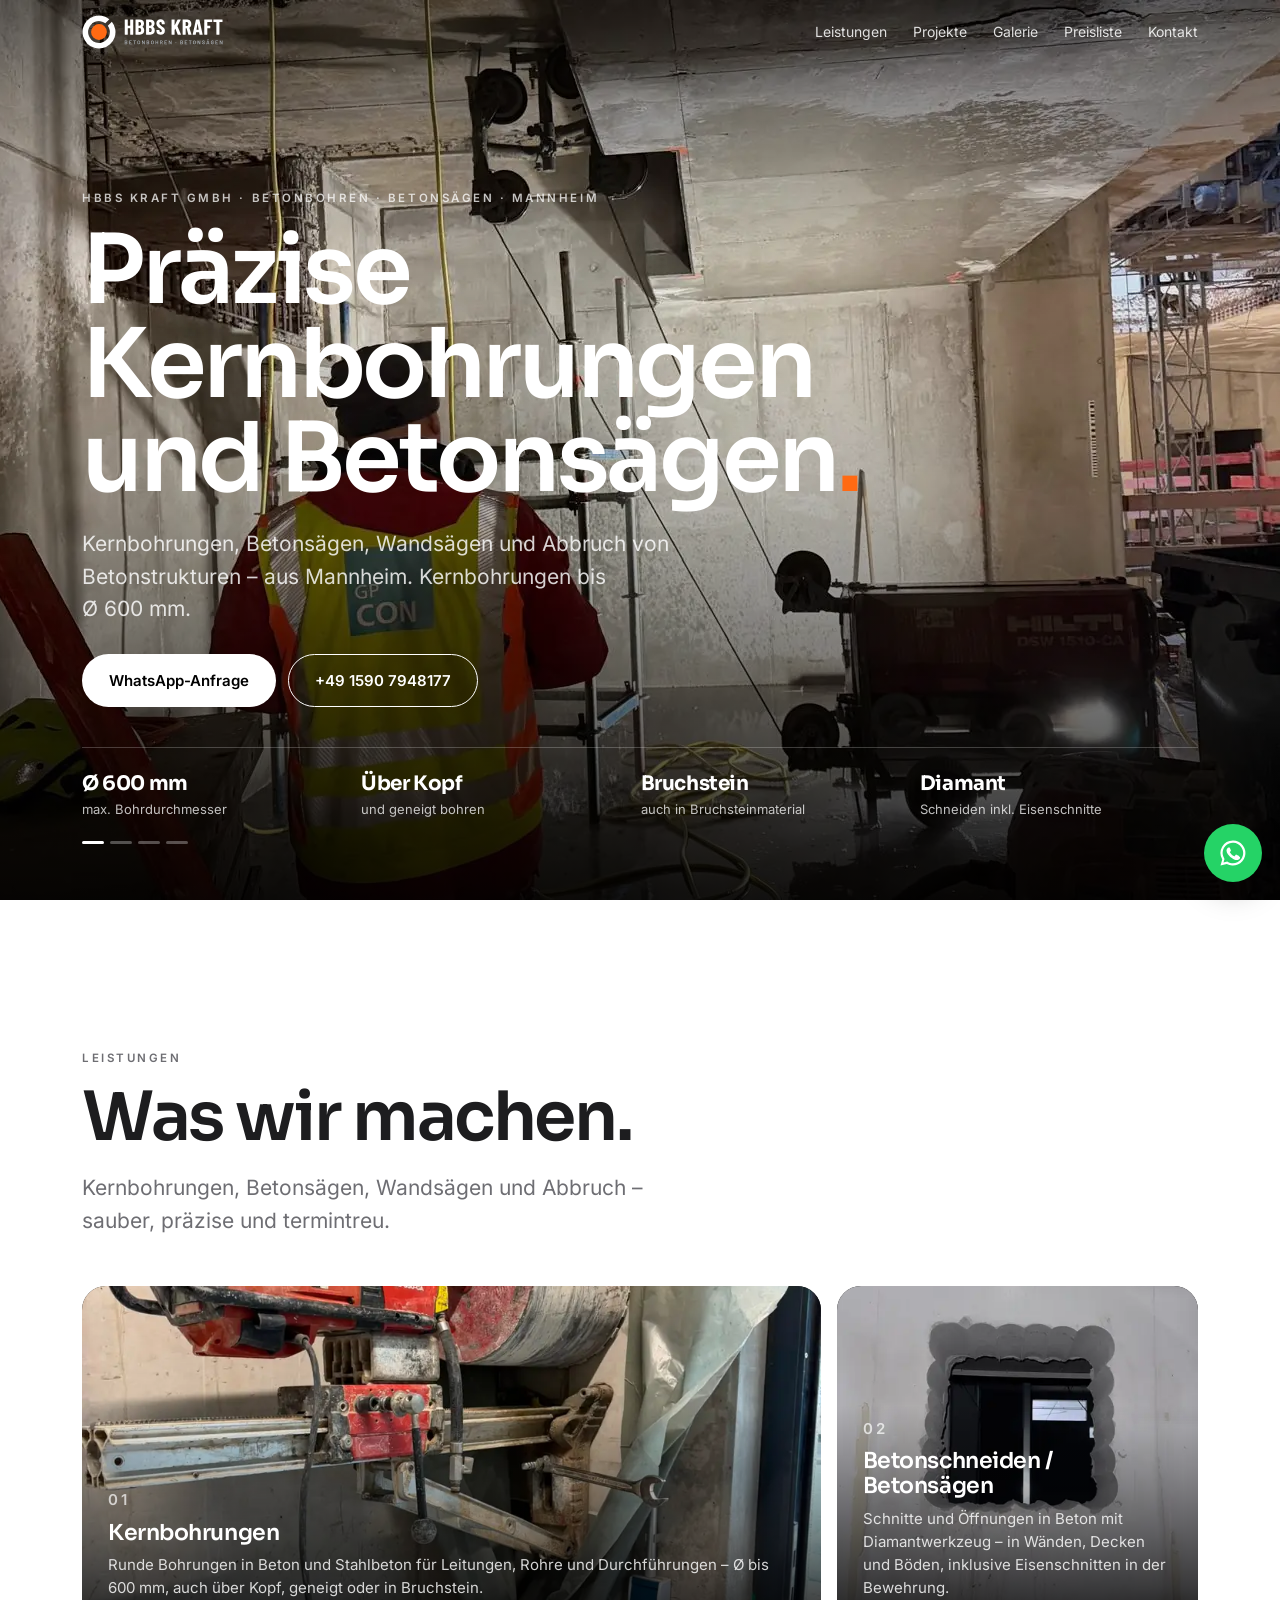
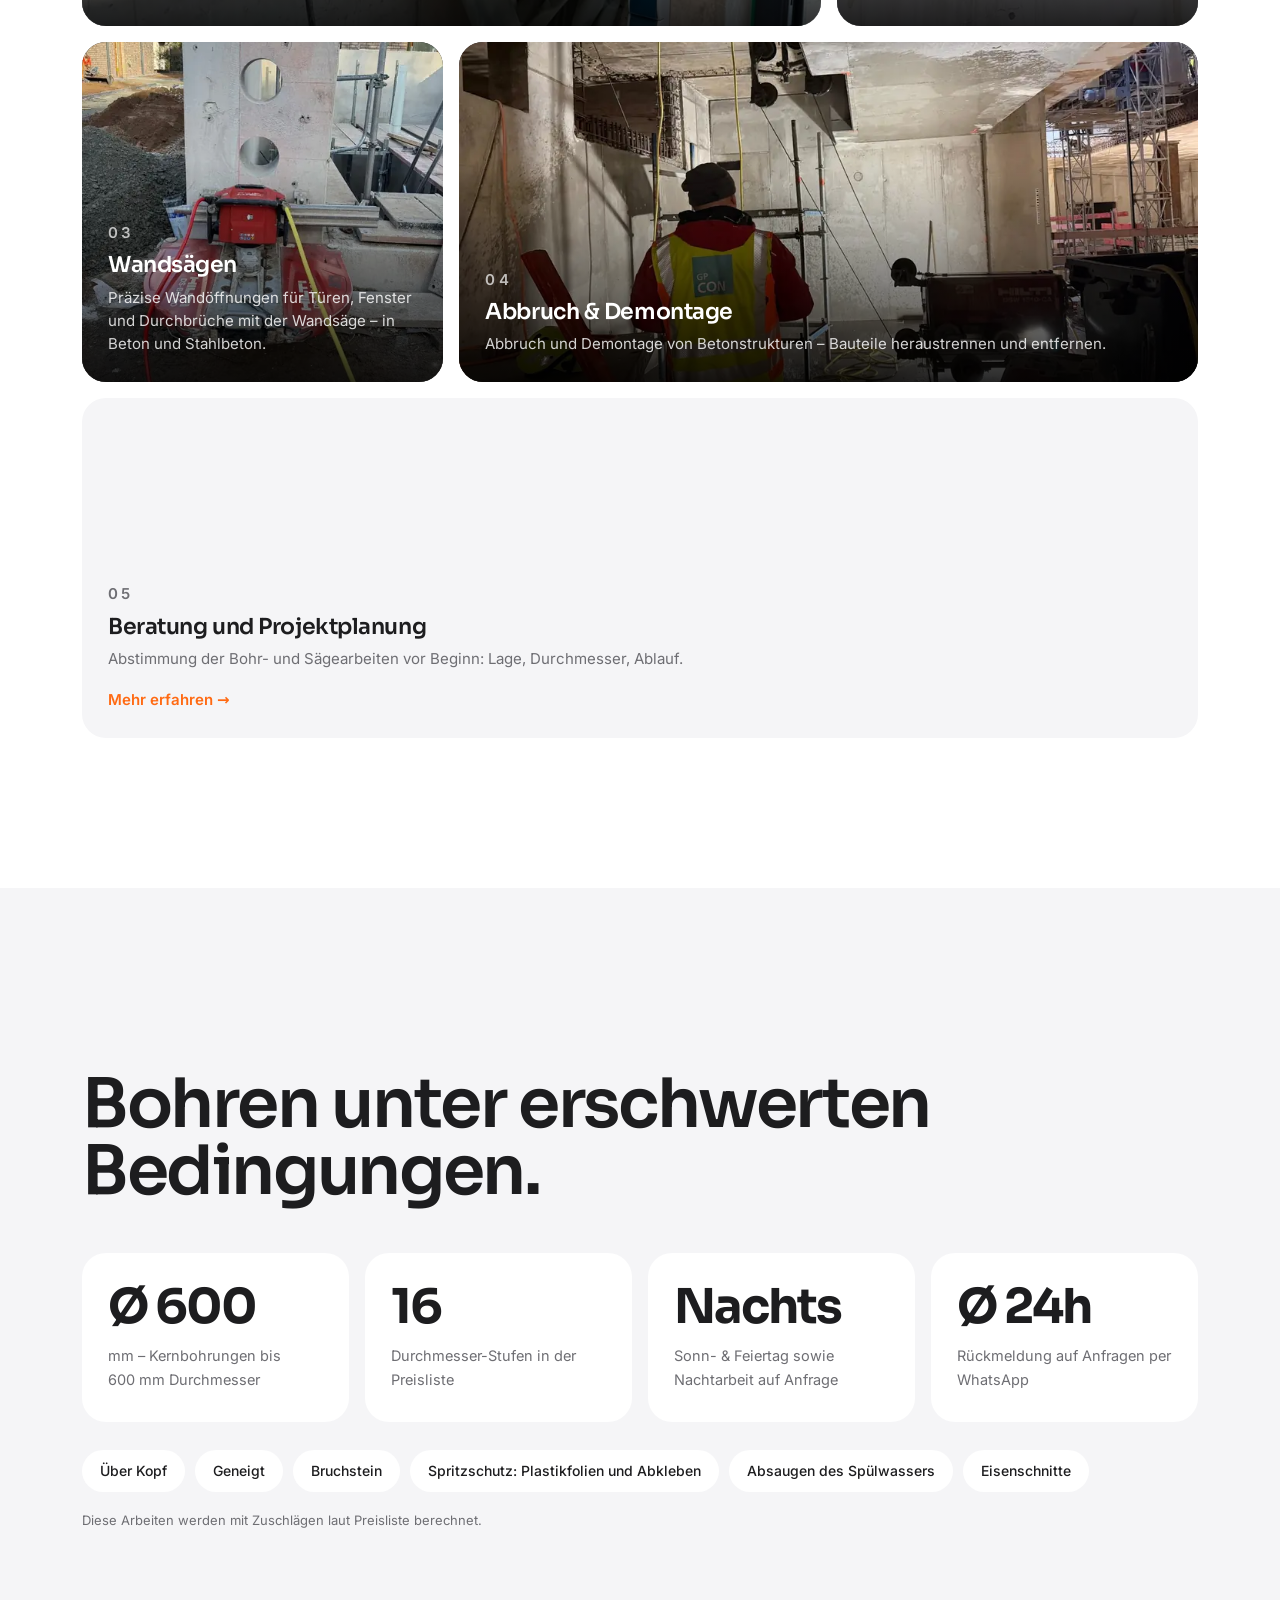
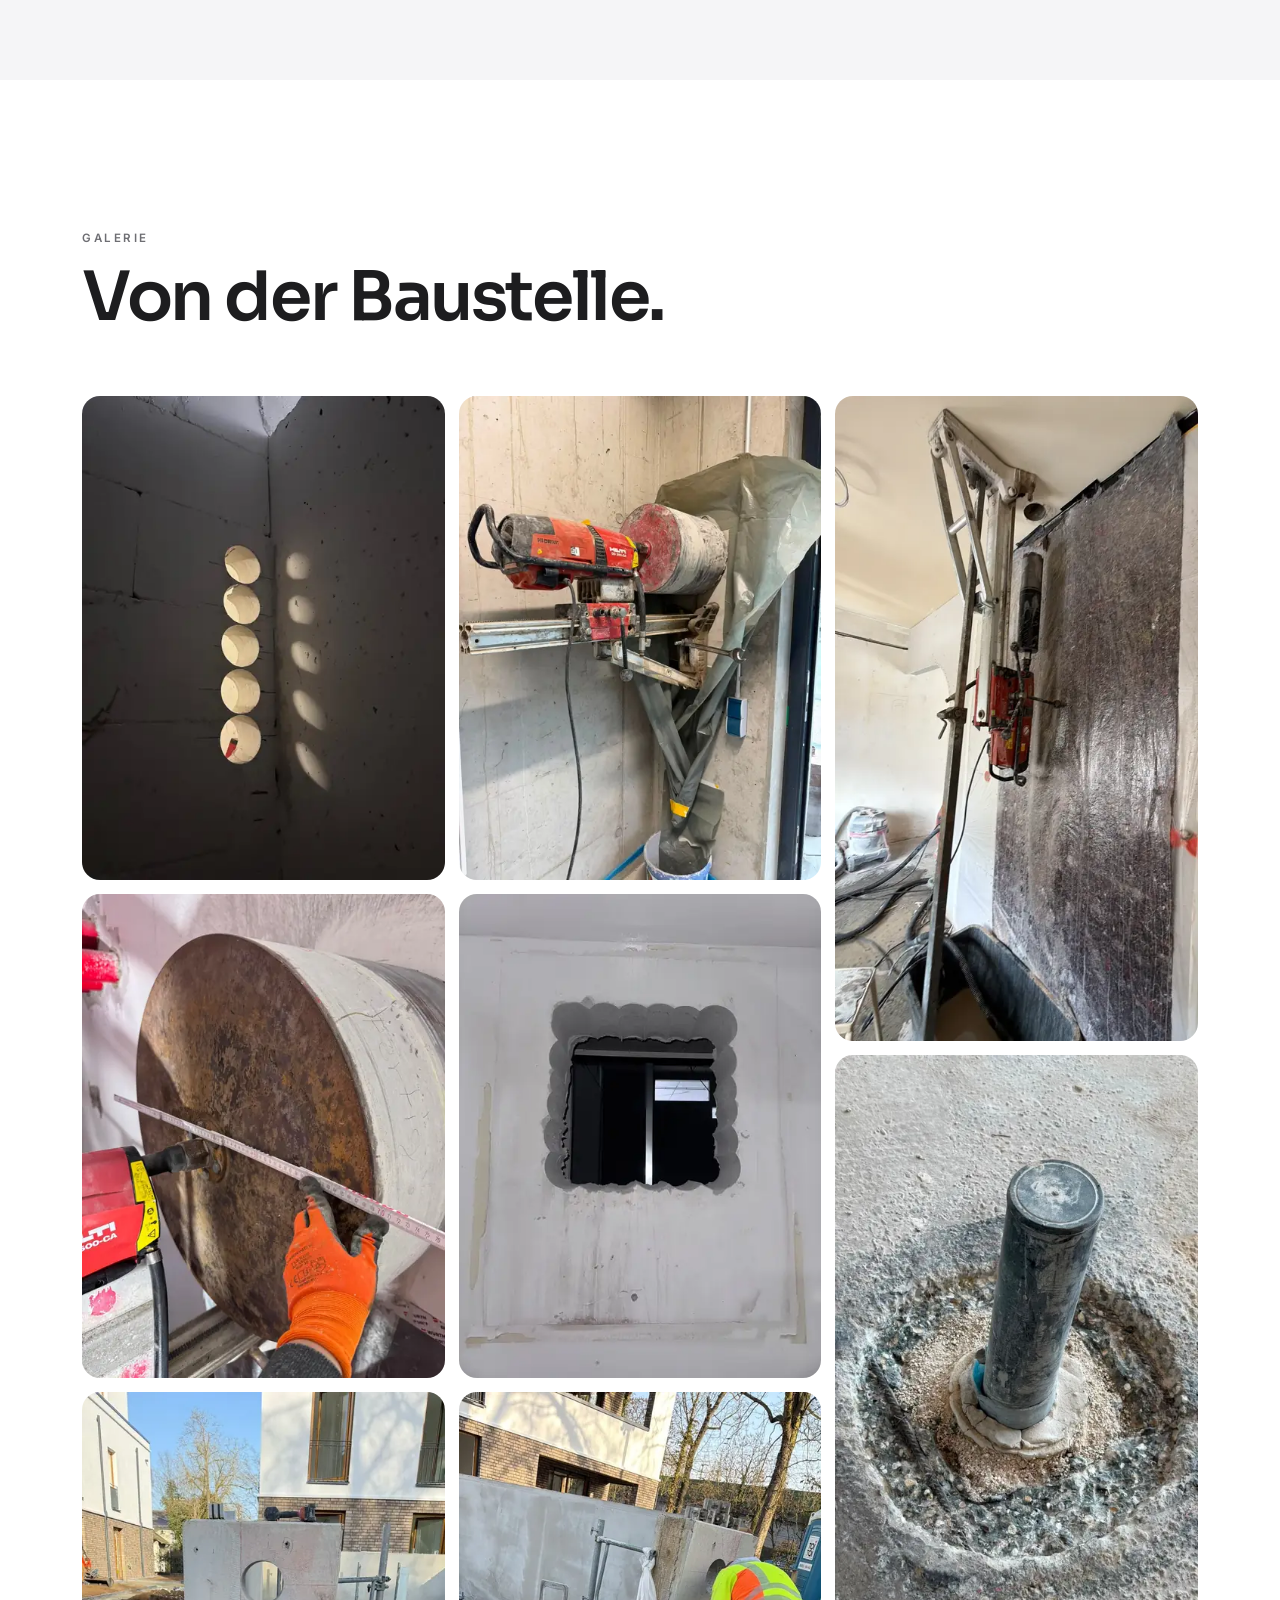
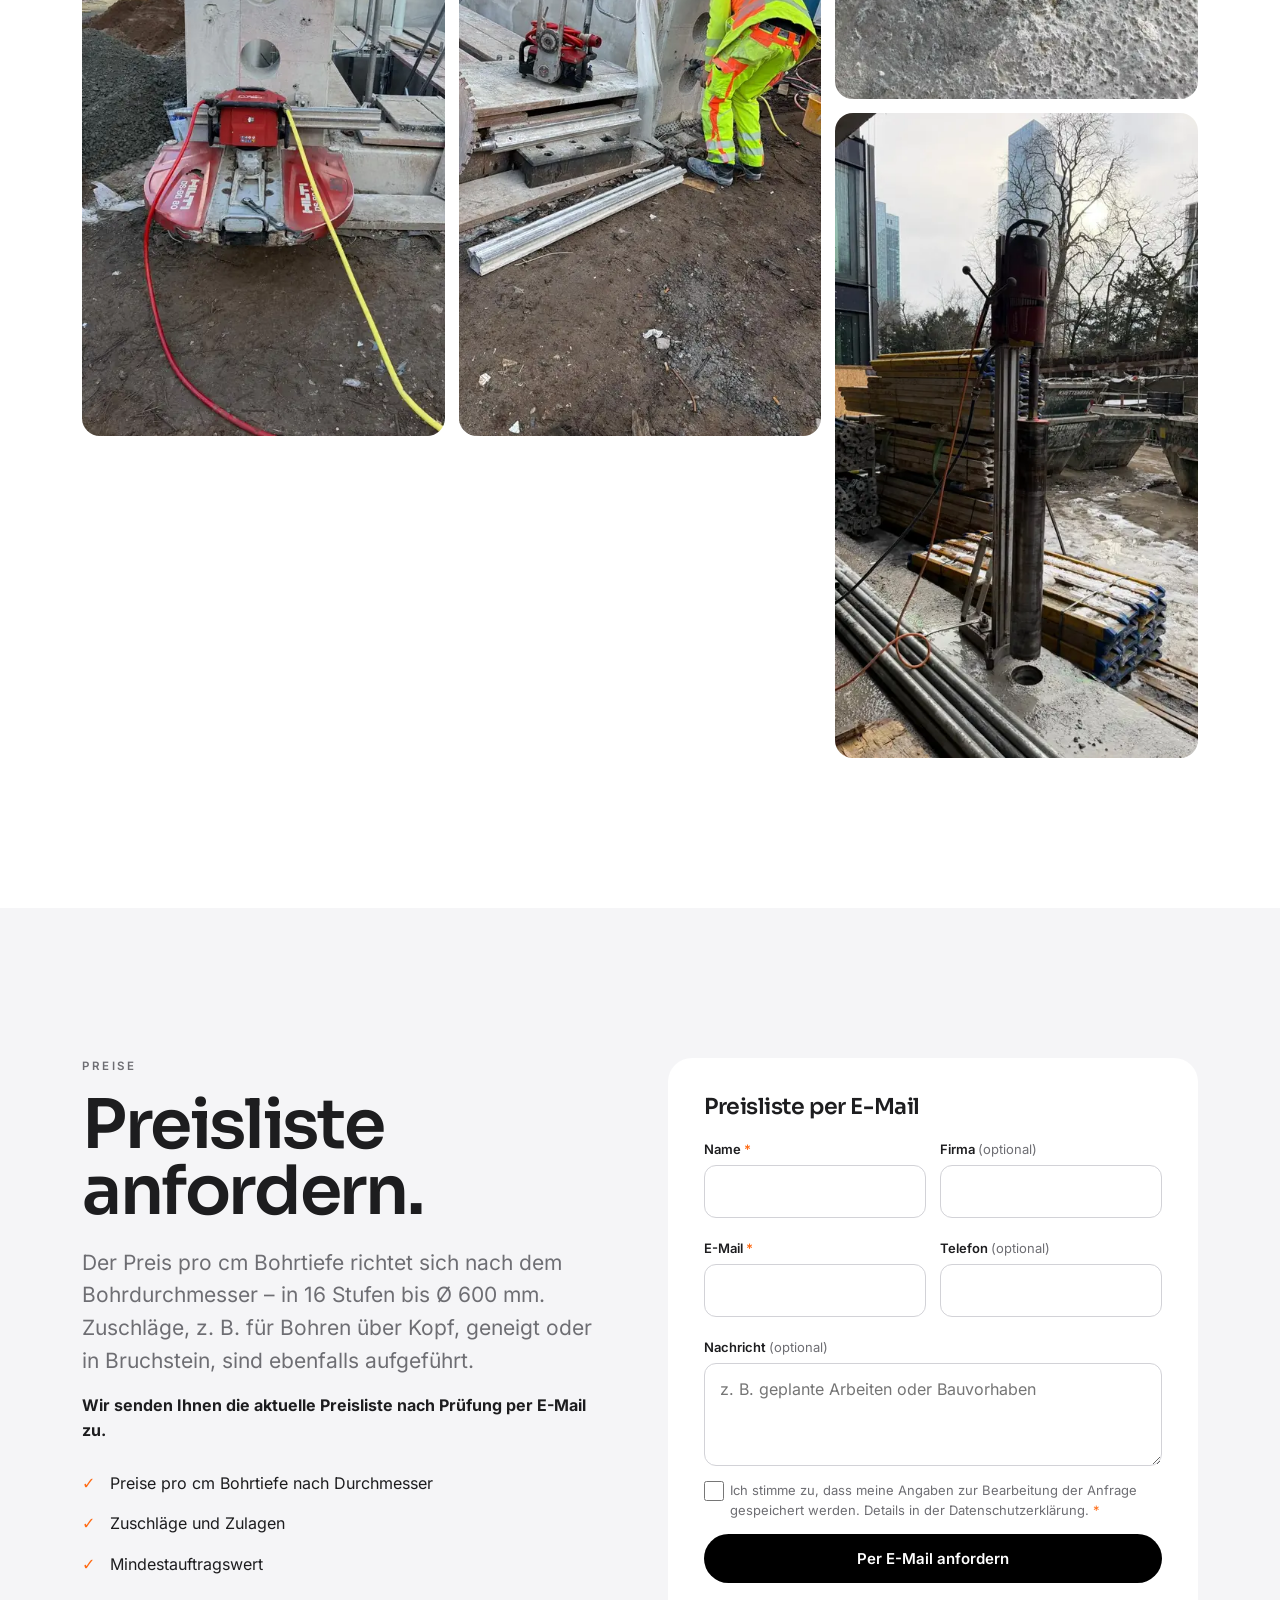
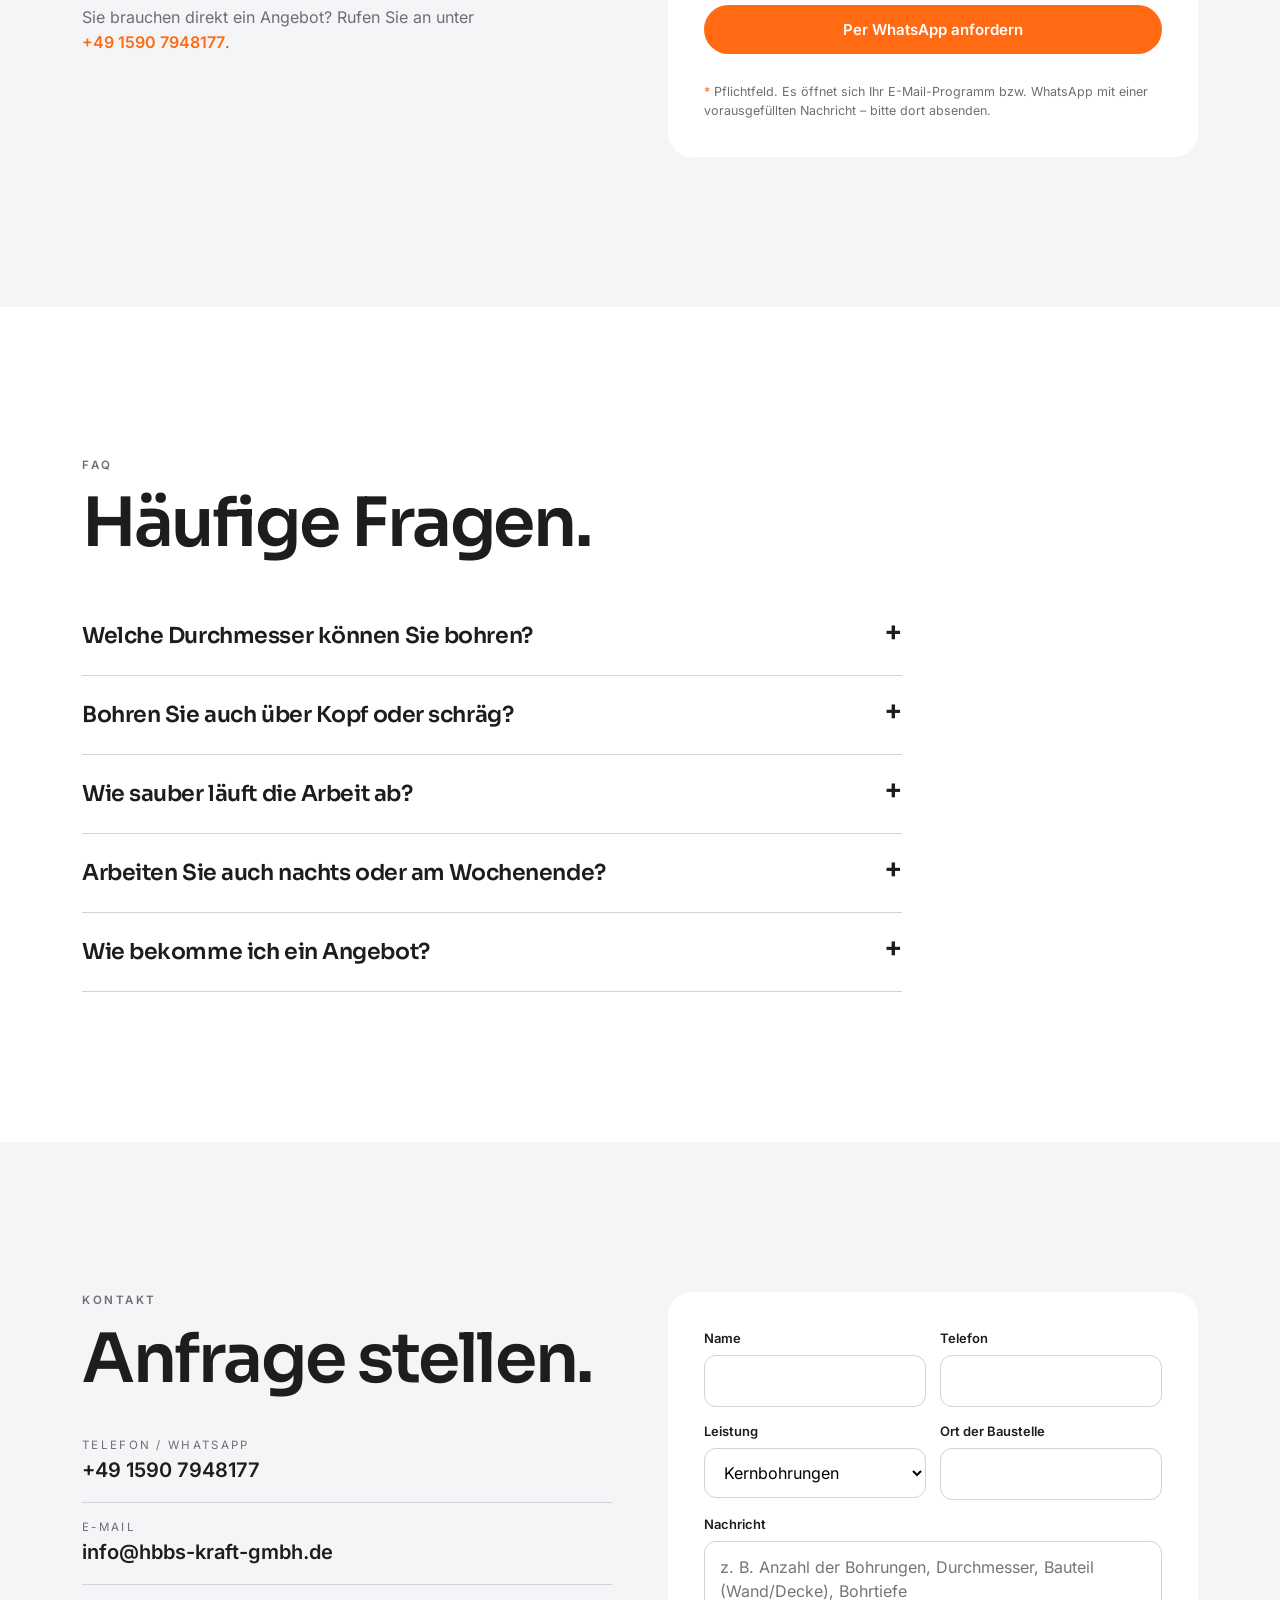
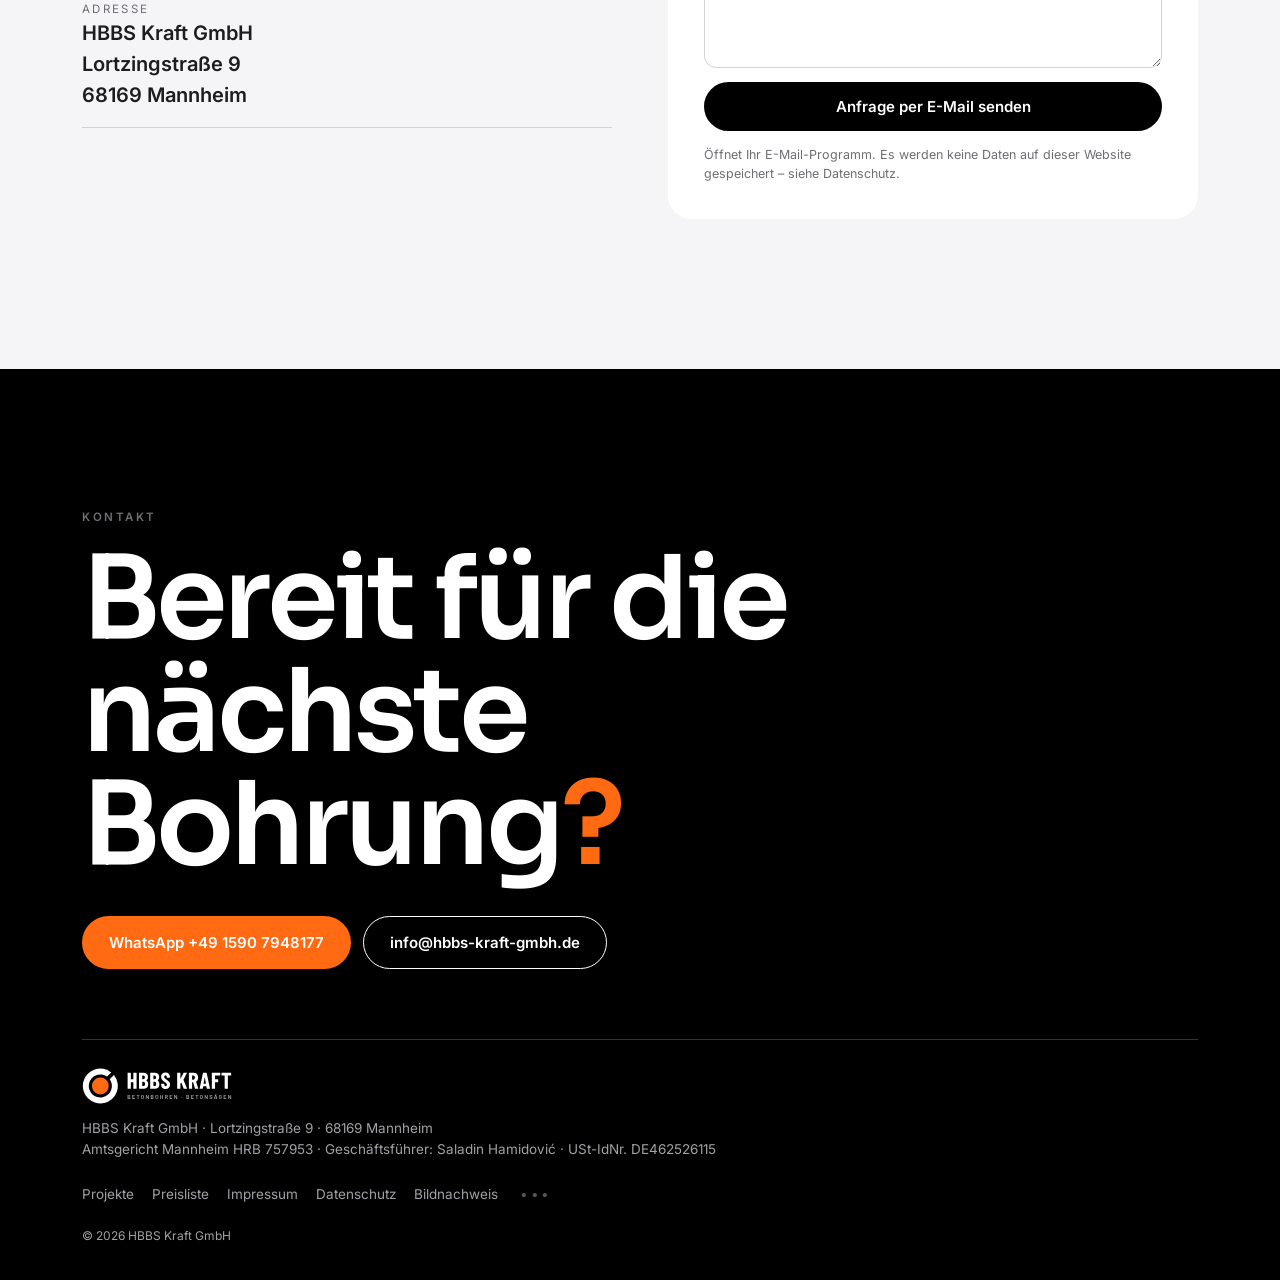
<file: index.html>
<!doctype html><html lang="de"><head><meta charset="utf-8"><meta name="viewport" content="width=device-width, initial-scale=1, viewport-fit=cover">
<title>HBBS Kraft GmbH – Kernbohrungen und Betonsägen in Mannheim</title><meta name="description" content="HBBS Kraft GmbH aus Mannheim: Kernbohrungen bis Ø 600 mm, Betonschneiden und Betonsägen, Wandsägen sowie Abbruch und Demontage – im Rhein-Neckar- und Rhein-Main-Gebiet.">
<meta name="robots" content="index, follow"><link rel="canonical" href="https://hbbs-kraft.de/"><meta property="og:url" content="https://hbbs-kraft.de/"><meta property="og:type" content="website"><meta property="og:site_name" content="HBBS Kraft GmbH"><meta property="og:locale" content="de_DE"><meta property="og:title" content="HBBS Kraft GmbH – Kernbohrungen und Betonsägen in Mannheim"><meta property="og:description" content="HBBS Kraft GmbH aus Mannheim: Kernbohrungen bis Ø 600 mm, Betonschneiden und Betonsägen, Wandsägen sowie Abbruch und Demontage – im Rhein-Neckar- und Rhein-Main-Gebiet."><meta property="og:image" content="https://hbbs-kraft.de/assets/og-image.jpg"><meta property="og:image:width" content="1200"><meta property="og:image:height" content="630"><meta property="og:image:alt" content="HBBS Kraft GmbH – Kernbohrungen und Betonsägen in Mannheim"><meta name="twitter:card" content="summary_large_image"><link rel="stylesheet" href="assets/fonts/fonts.css">
<script>(function(){var h=document.documentElement,rm=matchMedia('(prefers-reduced-motion: reduce)').matches;h.className=rm?'js rm':'js motion';var s=0;try{if(!rm&&!sessionStorage.getItem('hbbs-intro')){sessionStorage.setItem('hbbs-intro','1');s=1}}catch(e){}if(s){h.classList.add('is-loading');var P=window.performance,n=function(){return P&&P.now?P.now():Date.now()},t0=n(),d=0,end=function(){if(d)return;d=1;h.classList.add('loader-out');setTimeout(function(){h.classList.remove('is-loading','loader-out')},520)};addEventListener('load',function(){setTimeout(end,Math.max(0,1400-(n()-t0)))});setTimeout(end,2500)}})()</script><link rel="stylesheet" href="assets/v2.css?v=3"><link rel="icon" href="/favicon.ico" sizes="48x48">
<link rel="icon" href="/favicon.svg" type="image/svg+xml">
<link rel="icon" href="/favicon-32.png" type="image/png" sizes="32x32">
<link rel="apple-touch-icon" href="/apple-touch-icon.png">
<link rel="manifest" href="/site.webmanifest">
<meta name="theme-color" content="#1E2124">
<link rel="preload" as="image" href="assets/img/hbbs/hbbs-03-1600.webp" imagesrcset="assets/img/hbbs/hbbs-03-480.webp 480w, assets/img/hbbs/hbbs-03-960.webp 960w, assets/img/hbbs/hbbs-03-1600.webp 1600w" imagesizes="100vw" fetchpriority="high">
<script type="application/ld+json">{"@context": "https://schema.org", "@type": "LocalBusiness", "@id": "https://hbbs-kraft.de/#firma", "name": "HBBS Kraft GmbH", "description": "Kernbohrungen bis Ø 600 mm, Betonschneiden und Betonsägen, Wandsägen sowie Abbruch und Demontage.", "url": "https://hbbs-kraft.de/", "logo": "https://hbbs-kraft.de/icon-512.png", "image": "https://hbbs-kraft.de/assets/og-image.jpg", "telephone": "+49 1590 7948177", "email": "info@hbbs-kraft-gmbh.de", "vatID": "DE462526115", "address": {"@type": "PostalAddress", "streetAddress": "Lortzingstraße 9", "postalCode": "68169", "addressLocality": "Mannheim", "addressRegion": "Baden-Württemberg", "addressCountry": "DE"}, "areaServed": [{"@type": "Place", "name": "Rhein-Neckar"}, {"@type": "Place", "name": "Rhein-Main"}], "knowsAbout": ["Kernbohrungen", "Betonschneiden", "Betonsägen", "Wandsägen", "Abbruch und Demontage"]}</script>
</head><body>
<div class="loader" aria-hidden="true">
  <div class="ld-stage">
    <div class="ld-slab"></div>
    <div class="ld-kerf"></div>
    <div class="ld-shadow"></div>
    <div class="ld-crown"><svg viewBox="-100 -100 200 200">
        <circle r="95" fill="none" stroke="#3B4046" stroke-width="9" stroke-dasharray="38 11.74" stroke-dashoffset="-4"/>
        <path fill="#1E2124" d="M60.62,-70.52 A93,93 0 1 0 70.52,-60.62 L59.17,-49.27 A77,77 0 1 1 49.27,-59.17 Z"/>
        <circle r="81.5" fill="none" stroke="#FF6A13" stroke-width="2.4" stroke-dasharray="380 132" stroke-dashoffset="-30"/>
        <circle r="88" fill="none" stroke="#2C3136" stroke-width="1.2"/>
      </svg></div>
    <i class="ld-dust" style="--a:10deg"></i><i class="ld-dust" style="--a:80deg;animation-delay:.25s"></i><i class="ld-dust" style="--a:150deg;animation-delay:.5s"></i><i class="ld-dust" style="--a:215deg;animation-delay:.15s"></i><i class="ld-dust" style="--a:290deg;animation-delay:.4s"></i>
  </div>
  <div class="ld-brand"><img src="assets/logo-dark.svg" alt="" width="220" height="53"><div class="ld-bar"><i></i></div></div>
</div>
<header class="hd"><div class="wrap in"><a href="index.html"><img class="logo lg-d" src="assets/logo-dark.svg" alt="HBBS Kraft – Betonbohren · Betonsägen" width="143" height="34"><img class="logo lg-l" src="assets/logo-light.svg" alt="HBBS Kraft" width="143" height="34"></a>
<nav><a href="index.html#leistungen">Leistungen</a><a href="projekte.html">Projekte</a><a href="index.html#galerie">Galerie</a><a href="index.html#preise">Preisliste</a><a href="index.html#kontakt">Kontakt</a></nav>
<a class="btn b-o hcta" href="index.html#angebot">Angebot der Woche</a><button class="burger" aria-label="Menü" aria-expanded="false"><i></i><i></i><i></i></button></div></header>
<div class="mnav" id="mnav" hidden><a href="index.html#leistungen">Leistungen</a><a href="projekte.html">Projekte</a><a href="index.html#galerie">Galerie</a><a href="index.html#preise">Preisliste</a><a href="index.html#kontakt">Kontakt</a><a class="btn b-o" href="index.html#angebot">Angebot der Woche</a><a class="btn b-dark" href="tel:+4915907948177">+49 1590 7948177 anrufen</a></div>
<main><section class="hero" id="hero"><div class="sl on"><img src="assets/img/hbbs/hbbs-03-1600.webp" srcset="assets/img/hbbs/hbbs-03-480.webp 480w, assets/img/hbbs/hbbs-03-960.webp 960w, assets/img/hbbs/hbbs-03-1600.webp 1600w" sizes="100vw" width="1600" height="900" alt="" fetchpriority="high"></div><div class="sl"><img data-src="assets/img/hbbs/hbbs-02-900.webp" data-srcset="assets/img/hbbs/hbbs-02-480.webp 480w, assets/img/hbbs/hbbs-02-900.webp 900w" sizes="100vw" width="900" height="1600" alt="" decoding="async"></div><div class="sl"><img data-src="assets/img/hbbs/hbbs-09-1200.webp" data-srcset="assets/img/hbbs/hbbs-09-480.webp 480w, assets/img/hbbs/hbbs-09-960.webp 960w, assets/img/hbbs/hbbs-09-1200.webp 1200w" sizes="100vw" width="1200" height="1600" alt="" decoding="async"></div><div class="sl"><img data-src="assets/img/hbbs/hbbs-07-900.webp" data-srcset="assets/img/hbbs/hbbs-07-480.webp 480w, assets/img/hbbs/hbbs-07-900.webp 900w" sizes="100vw" width="900" height="1600" alt="" decoding="async"></div>
<div class="ct"><div class="wrap"><p class="eb">HBBS Kraft GmbH · Betonbohren · Betonsägen · Mannheim</p>
<h1>Präzise Kernbohrungen und Betonsägen<em>.</em></h1>
<p class="lead">Kernbohrungen, Betonsägen, Wandsägen und Abbruch von Betonstrukturen – aus Mannheim. Kernbohrungen bis Ø&nbsp;600&nbsp;mm.</p>
<div class="cta"><a class="btn b-white" href="https://wa.me/4915907948177">WhatsApp-Anfrage</a><a class="btn b-ghost" href="tel:+4915907948177">+49 1590 7948177</a></div>
<div class="usp"><div><b>Ø 600 mm</b>max. Bohrdurchmesser</div><div><b>Über Kopf</b>und geneigt bohren</div><div><b>Bruchstein</b>auch in Bruchsteinmaterial</div><div><b>Diamant</b>Schneiden inkl. Eisenschnitte</div></div>
<div class="dots"><i class=on></i><i></i><i></i><i></i></div></div></div></section>

<section class="sec" id="leistungen"><div class="wrap"><p class="eb fu">Leistungen</p><h2 class="fu">Was wir machen.</h2><p class="lead fu">Kernbohrungen, Betonsägen, Wandsägen und Abbruch – sauber, präzise und termintreu.</p>
<div class="bento">
<article class="bc w4 fu"><img src="assets/img/hbbs/hbbs-05-1200.webp" srcset="assets/img/hbbs/hbbs-05-480.webp 480w, assets/img/hbbs/hbbs-05-960.webp 960w, assets/img/hbbs/hbbs-05-1200.webp 1200w" sizes="(max-width:860px) calc(100vw - 44px), 760px" width="1200" height="1600" alt="" loading="lazy" decoding="async"><p class="eb">01</p><h3>Kernbohrungen</h3><p>Runde Bohrungen in Beton und Stahlbeton für Leitungen, Rohre und Durchführungen – Ø bis 600&nbsp;mm, auch über Kopf, geneigt oder in Bruchstein.</p></article>
<article class="bc w2 fu"><img src="assets/img/hbbs/hbbs-08-1200.webp" srcset="assets/img/hbbs/hbbs-08-480.webp 480w, assets/img/hbbs/hbbs-08-960.webp 960w, assets/img/hbbs/hbbs-08-1200.webp 1200w" sizes="(max-width:860px) calc(100vw - 44px), 380px" width="1200" height="1600" alt="" loading="lazy" decoding="async"><p class="eb">02</p><h3>Betonschneiden / Betonsägen</h3><p>Schnitte und Öffnungen in Beton mit Diamantwerkzeug – in Wänden, Decken und Böden, inklusive Eisenschnitten in der Bewehrung.</p></article>
<article class="bc w2 fu"><img src="assets/img/hbbs/hbbs-04-900.webp" srcset="assets/img/hbbs/hbbs-04-480.webp 480w, assets/img/hbbs/hbbs-04-900.webp 900w" sizes="(max-width:860px) calc(100vw - 44px), 380px" width="900" height="1600" alt="" loading="lazy" decoding="async"><p class="eb">03</p><h3>Wandsägen</h3><p>Präzise Wandöffnungen für Türen, Fenster und Durchbrüche mit der Wandsäge – in Beton und Stahlbeton.</p></article>
<article class="bc w4 fu"><img src="assets/img/hbbs/hbbs-03-1600.webp" srcset="assets/img/hbbs/hbbs-03-480.webp 480w, assets/img/hbbs/hbbs-03-960.webp 960w, assets/img/hbbs/hbbs-03-1600.webp 1600w" sizes="(max-width:860px) calc(100vw - 44px), 760px" width="1600" height="900" alt="" loading="lazy" decoding="async"><p class="eb">04</p><h3>Abbruch &amp; Demontage</h3><p>Abbruch und Demontage von Betonstrukturen – Bauteile heraustrennen und entfernen.</p></article>
<article class="bc w6 txt fu"><p class="eb">05</p><h3>Beratung und Projektplanung</h3><p>Abstimmung der Bohr- und Sägearbeiten vor Beginn: Lage, Durchmesser, Ablauf.</p><p style="margin-top:18px"><a class="more" href="#kontakt">Mehr erfahren →</a></p></article>
</div></div></section>

<section class="sec off" id="moeglich"><div class="wrap"><p class="eb fu">Möglich bei uns</p><h2 class="fu">Bohren unter erschwerten Bedingungen.</h2>
<div class="stats"><div class="st fu"><b>Ø 600</b><span>mm – Kernbohrungen bis 600&nbsp;mm Durchmesser</span></div><div class="st fu"><b>16</b><span>Durchmesser-Stufen in der Preisliste</span></div><div class="st fu"><b>Nachts</b><span>Sonn- &amp; Feiertag sowie Nachtarbeit auf Anfrage</span></div><div class="st fu"><b>Ø 24h</b><span>Rückmeldung auf Anfragen per WhatsApp</span></div></div>
<ul class="spec fu"><li>Über Kopf</li><li>Geneigt</li><li>Bruchstein</li><li>Spritzschutz: Plastikfolien und Abkleben</li><li>Absaugen des Spülwassers</li><li>Eisenschnitte</li></ul>
<p class="fu" style="color:var(--mut);font-size:13px;margin-top:18px">Diese Arbeiten werden mit Zuschlägen laut Preisliste berechnet.</p></div></section>

<section class="sec" id="angebot" hidden><div class="wrap"><div class="deal fu"><div><p class="eb" data-deal-title>Angebot der Woche</p><h2 style="color:#fff">Jetzt anfragen und sparen.</h2><p class="lead" data-deal-text></p><p class="period" data-deal-period></p>
<div class="cta" style="margin-top:28px"><a class="btn b-o" data-deal-wa href="https://wa.me/4915907948177">Per WhatsApp sichern</a><a class="btn b-ghost" data-deal-mail href="mailto:info@hbbs-kraft-gmbh.de">Per E-Mail</a></div>
<small data-deal-terms></small></div><div class="pct" data-deal-pct>10 %</div></div></div></section>

<section class="sec off" id="projekte" hidden><div class="wrap"><div class="sh"><div><p class="eb fu">Projekte</p><h2 class="fu">Aus der Praxis.</h2></div><a class="more fu" href="projekte.html">Alle Projekte →</a></div>
<div class="bento" data-pro="4"></div></div></section>

<section class="sec" id="galerie"><div class="wrap"><div class="sh"><div><p class="eb fu">Galerie</p><h2 class="fu">Von der Baustelle.</h2></div><a class="more fu" href="projekte.html#galerie">Alle Fotos ansehen →</a></div>
<div class="gal" data-gal="9"></div></div></section>

<section class="sec off" id="preise"><div class="wrap g2"><div><p class="eb fu">Preise</p><h2 class="fu">Preisliste anfordern.</h2>
<p class="lead fu">Der Preis pro cm Bohrtiefe richtet sich nach dem Bohrdurchmesser – in 16 Stufen bis Ø&nbsp;600&nbsp;mm. Zuschläge, z.&nbsp;B. für Bohren über Kopf, geneigt oder in Bruchstein, sind ebenfalls aufgeführt.</p>
<p class="fu" style="margin-top:16px"><b>Wir senden Ihnen die aktuelle Preisliste nach Prüfung per E-Mail zu.</b></p>
<ul class="checks fu"><li>Preise pro cm Bohrtiefe nach Durchmesser</li><li>Zuschläge und Zulagen</li><li>Mindestauftragswert</li></ul>
<p class="fu" style="color:var(--mut)">Sie brauchen direkt ein Angebot? Rufen Sie an unter <a class="more" href="tel:+4915907948177">+49&nbsp;1590&nbsp;7948177</a>.</p></div>
<div class="plbox">
      <!-- Preisliste-Anfrage: kein Backend; pl.js öffnet eine vorausgefüllte E-Mail oder WhatsApp-Nachricht an HBBS Kraft. -->
      <form class="form pform" id="preisliste-form" action="mailto:info@hbbs-kraft-gmbh.de" method="post" enctype="text/plain" novalidate>
        <h3 class="form-title full">Preisliste per E-Mail</h3>
        <input type="hidden" name="formular" value="preisliste">
        <input type="hidden" name="ts" value="">
        <div class="hp" aria-hidden="true"><label>Website<input name="website" type="text" tabindex="-1" autocomplete="off"></label></div>
        <label><span class="lt">Name <span class="req" aria-hidden="true">*</span></span><input name="name" autocomplete="name" required maxlength="120" aria-describedby="e-name"><span class="err" id="e-name"></span></label>
        <label><span class="lt">Firma <span class="opt">(optional)</span></span><input name="firma" autocomplete="organization" maxlength="160"></label>
        <label><span class="lt">E-Mail <span class="req" aria-hidden="true">*</span></span><input name="email" type="email" autocomplete="email" inputmode="email" required maxlength="200" aria-describedby="e-email"><span class="err" id="e-email"></span></label>
        <label><span class="lt">Telefon <span class="opt">(optional)</span></span><input name="telefon" type="tel" autocomplete="tel" maxlength="60"></label>
        <label class="full"><span class="lt">Nachricht <span class="opt">(optional)</span></span><textarea name="nachricht" rows="3" maxlength="2000" placeholder="z. B. geplante Arbeiten oder Bauvorhaben"></textarea></label>
        <div class="full consent-wrap">
          <label class="consent"><input type="checkbox" name="einwilligung" value="ja" required aria-describedby="e-consent"><span>Ich stimme zu, dass meine Angaben zur Bearbeitung der Anfrage gespeichert werden. Details in der <a href="datenschutz.html#preisliste">Datenschutzerklärung</a>. <span class="req" aria-hidden="true">*</span></span></label>
          <span class="err" id="e-consent"></span>
        </div>
        <button class="btn b-dark full" type="submit" value="mail">Per E-Mail anfordern</button><button class="btn b-o full" type="submit" value="wa" style="margin-top:8px">Per WhatsApp anfordern</button>
        <p class="form-status full" role="alert"></p>
        <p class="fine full"><span class="req">*</span> Pflichtfeld. Es öffnet sich Ihr E-Mail-Programm bzw. WhatsApp mit einer vorausgefüllten Nachricht – bitte dort absenden.</p>
      </form>
      <div class="pl-success" id="pl-success" role="status" tabindex="-1" hidden>
        <span class="ok"><svg viewBox="0 0 24 24" aria-hidden="true"><path d="m5 12.5 4.5 4.5L19 7.5"/></svg></span>
        <h3>Fast geschafft<span class="pl-name"></span>.</h3>
        <p>Bitte senden Sie die vorausgefüllte Nachricht in Ihrem <span class="pl-chan">E-Mail-Programm</span> ab. Danach senden wir Ihnen die aktuelle Preisliste<span class="pl-mail"></span> zu. Falls sich nichts geöffnet hat: <a href="mailto:info@hbbs-kraft-gmbh.de?subject=Preisliste%20anfordern">info@hbbs-kraft-gmbh.de</a> oder <a href="https://wa.me/4915907948177">WhatsApp</a>.</p>
        <p>Bei Rückfragen erreichen Sie uns unter <a href="tel:+4915907948177">+49&nbsp;1590&nbsp;7948177</a>.</p>
                <button class="btn b-white" type="button" data-reset>Neue Anfrage</button>
      </div>
    </div></div></section>

<section class="sec" id="faq"><div class="wrap"><p class="eb fu">FAQ</p><h2 class="fu">Häufige Fragen.</h2><div class="faq fu">
<details><summary>Welche Durchmesser können Sie bohren?</summary><p>Kernbohrungen sind bis Ø 600 mm möglich – in Wänden, Decken und Böden aus Beton und Stahlbeton.</p></details>
<details><summary>Bohren Sie auch über Kopf oder schräg?</summary><p>Ja. Bohrungen über Kopf, geneigt und auch in Bruchsteinmaterial sind möglich. Diese Arbeiten werden mit Zuschlägen laut Preisliste berechnet.</p></details>
<details><summary>Wie sauber läuft die Arbeit ab?</summary><p>Wir schützen die Umgebung mit Plastikfolien und Abkleben und saugen das oberflächige Spülwasser ab.</p></details>
<details><summary>Arbeiten Sie auch nachts oder am Wochenende?</summary><p>Sonn- und Feiertagsarbeit sowie Nachtarbeit sind auf Anfrage möglich.</p></details>
<details><summary>Wie bekomme ich ein Angebot?</summary><p>Am schnellsten per WhatsApp oder Telefon unter +49 1590 7948177 – oder über das Anfrageformular. Angaben zu Anzahl, Durchmesser, Bauteil und Bohrtiefe helfen uns.</p></details>
</div></div></section>

<section class="sec off" id="kontakt"><div class="wrap g2"><div><p class="eb fu">Kontakt</p><h2 class="fu">Anfrage stellen.</h2>
<ul class="contact fu"><li><span>Telefon / WhatsApp</span><a href="tel:+4915907948177">+49 1590 7948177</a></li><li><span>E-Mail</span><a href="mailto:info@hbbs-kraft-gmbh.de">info@hbbs-kraft-gmbh.de</a></li><li><span>Adresse</span><address>HBBS Kraft GmbH<br>Lortzingstraße 9<br>68169 Mannheim</address></li></ul></div>
<form class="form fu" id="anfrage"><label>Name<input name="Name" autocomplete="name" required></label><label>Telefon<input name="Telefon" type="tel" autocomplete="tel"></label>
<label>Leistung<select name="Leistung"><option>Kernbohrungen</option><option>Betonschneiden / Betonsägen</option><option>Wandsägen</option><option>Abbruch &amp; Demontage</option><option>Beratung und Projektplanung</option><option>Sonstiges</option></select></label>
<label>Ort der Baustelle<input name="Ort"></label><label class="full">Nachricht<textarea name="Nachricht" rows="4" placeholder="z. B. Anzahl der Bohrungen, Durchmesser, Bauteil (Wand/Decke), Bohrtiefe"></textarea></label>
<button class="btn b-dark full" type="submit">Anfrage per E-Mail senden</button><p class="fine full">Öffnet Ihr E-Mail-Programm. Es werden keine Daten auf dieser Website gespeichert – siehe <a href="datenschutz.html">Datenschutz</a>.</p></form></div></section>
</main><footer class="ft"><div class="wrap"><p class="eb">Kontakt</p><h2 class="fu">Bereit für die nächste Bohrung<span>?</span></h2>
<div class="cta" style="margin-top:34px"><a class="btn b-o" href="https://wa.me/4915907948177">WhatsApp +49 1590 7948177</a><a class="btn b-ghost" style="color:#fff" href="mailto:info@hbbs-kraft-gmbh.de">info@hbbs-kraft-gmbh.de</a></div>
<div class="row"><div><img src="assets/logo-dark.svg" alt="HBBS Kraft" width="150" height="36" style="margin-bottom:14px">HBBS Kraft GmbH · Lortzingstraße 9 · 68169 Mannheim<br>Amtsgericht Mannheim HRB 757953 · Geschäftsführer: Saladin Hamidović · USt-IdNr. DE462526115</div>
<nav><a href="projekte.html">Projekte</a><a href="index.html#preise">Preisliste</a><a href="impressum.html">Impressum</a><a href="datenschutz.html">Datenschutz</a><a href="bildnachweis.html">Bildnachweis</a><a class="dots3" href="verwaltung-shc2xtk4wbka/" rel="nofollow" aria-label="Verwaltung">•••</a></nav></div>
<p style="margin-top:22px;font-size:12px">© 2026 HBBS Kraft GmbH</p></div></footer>
<a class="wa" href="https://wa.me/4915907948177" aria-label="WhatsApp"><svg viewBox="0 0 24 24"><path d="M12 2a10 10 0 0 0-8.6 15.1L2 22l5-1.3A10 10 0 1 0 12 2zm0 18.2c-1.5 0-3-.4-4.3-1.2l-.3-.2-3 .8.8-2.9-.2-.3A8.2 8.2 0 1 1 12 20.2zm4.5-6.1c-.2-.1-1.5-.7-1.7-.8-.2-.1-.4-.1-.6.1l-.8 1c-.1.2-.3.2-.5.1a6.7 6.7 0 0 1-3.3-2.9c-.3-.4.2-.4.7-1.4.1-.2 0-.3 0-.4l-.8-1.8c-.2-.5-.4-.4-.6-.4h-.5a1 1 0 0 0-.7.3 3 3 0 0 0-.9 2.2 5.2 5.2 0 0 0 1.1 2.8 11.9 11.9 0 0 0 4.6 4c1.7.7 2.4.8 3.2.7.5-.1 1.5-.6 1.8-1.2.2-.6.2-1.1.1-1.2l-.5-.3z"/></svg></a><button class="top" aria-label="Nach oben">↑</button>
<div class="lb" hidden><img alt=""></div>
<script src="assets/app.js?v=4" defer></script><script src="assets/pl.js?v=3" defer></script></body></html>
</file>
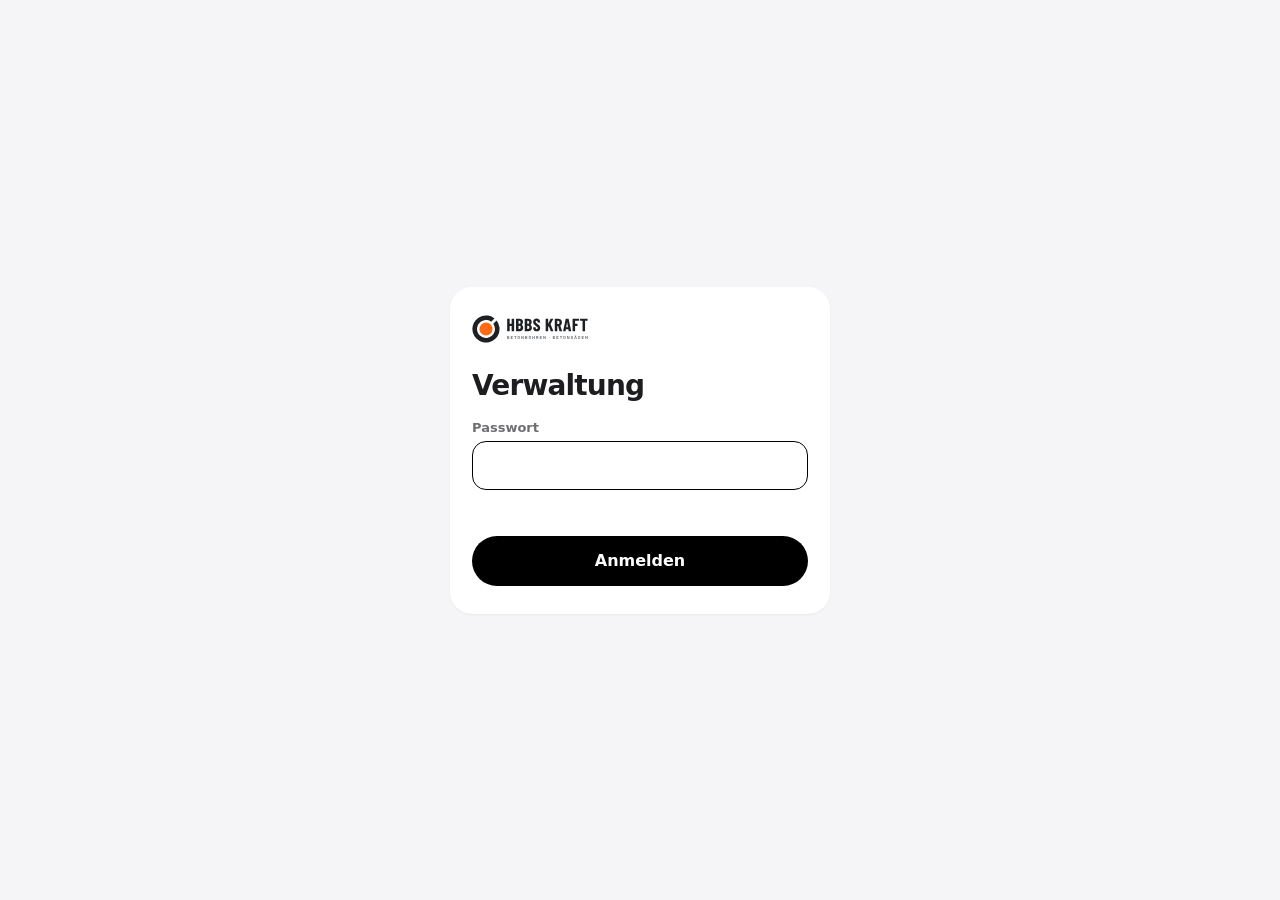
<file: verwaltung-shc2xtk4wbka/index.html>
<!doctype html><html lang="de"><head><meta charset="utf-8"><meta name="viewport" content="width=device-width, initial-scale=1, viewport-fit=cover">
<title>Verwaltung – HBBS Kraft</title><meta name="robots" content="noindex, nofollow, noarchive"><meta name="referrer" content="no-referrer"><meta name="apple-mobile-web-app-capable" content="yes"><meta name="apple-mobile-web-app-title" content="HBBS Verwaltung">
<link rel="icon" href="/favicon.svg" type="image/svg+xml"><link rel="apple-touch-icon" href="/apple-touch-icon.png"><meta name="theme-color" content="#1E2124">
<style>*{box-sizing:border-box;margin:0}body{font-family:system-ui,-apple-system,sans-serif;background:#f5f5f7;color:#1d1d1f;min-height:100vh;display:flex;align-items:center;justify-content:center;padding:24px}
form{background:#fff;border-radius:22px;padding:28px 22px;width:100%;max-width:380px;box-shadow:0 1px 2px rgba(0,0,0,.05)}img{height:28px;margin-bottom:22px}
h1{font-size:28px;letter-spacing:-.03em;margin-bottom:18px}label{display:block;font-size:13px;font-weight:600;color:#6e6e73}
input{display:block;width:100%;font:inherit;font-size:16px;padding:14px;border:1px solid #e5e5ea;border-radius:14px;margin:6px 0 0;outline:0}input:focus{border-color:#000}
button{margin-top:16px;width:100%;min-height:50px;border:0;border-radius:999px;background:#000;color:#fff;font:inherit;font-weight:600;font-size:16px;cursor:pointer}button:disabled{opacity:.5}
.err{color:#d70015;font-size:14px;min-height:20px;margin-top:10px}</style></head><body>
<form id="f" autocomplete="off"><img src="/assets/logo-light.svg" alt="HBBS Kraft"><h1>Verwaltung</h1><label for="pw">Passwort</label><input id="pw" type="password" autocomplete="current-password" required autofocus><p class="err" id="e" role="alert"></p><button id="b">Anmelden</button></form>
<script id="hbbs-enc" type="application/json">{"v":1,"kdf":"PBKDF2-SHA256","iter":600000,"salt":"7T9WBTC7tmEli8/t1zXyKA==","iv":"l7TIOr+3ZLKbJtyL","ct":"Cic3sUFHvXZBb7jgeRGEdhhkEEYdNFJxPUq0n7vJIiLXsJnbObUr4z7vSSt2jX5feKErbK0dyayMI/hmEBuy35pl3yfYf7c70E/CGd2bZnqRuLNMgn4gMep9Kys7YB23DC1o6TTeyMJEH5d99nyZc9b9vU+Jw9fM5KCxkcxiYT/BLRt6UPiHrDB+sVjvovMH4iIYHPyY/b1qaWOTRqR0ThwrCDpuuMaL74FmT2T5qXkfD9moxrbHmRmQzJD/MBDGtgXPRvUaFt4swHjUsR538TV8RljnIy2++CPNFXxyvgqCl8JtH+cSO3q0Co50cj8wU+Pja/jFvi8CnMyX1mJpzC79tp6Bl5dS/PjfOZeHC6rFyI42xMTFaXD7wkpE01yV072WdW44uKY4Q8LdmDQIIOYKkZkuhckY/h6Gx1X3oK7bbwbbnLMXDTBu5rXbTnkaQzS/OEbGEO9ddZcGQnELPTliquFep6lfXDV2/7Zx1VnIdh/ImfYoAEfTJnlNFZk5Ex1vA8PgrRq7AcOiATfRKbL9KYikZzL8N+UNKRsiH2nDFiOxhZoRNIOnFQMil/kVIIcCtywqA59cqy6X9QjWfqYQ+Gl/[base64]/MJ6/RHGFuOcavytEt444w/2xBY9Yfnr0COR/liP7yxLxkE4rKaOQOMqTLQ6LRQcO0mOroqczfiVi2pKsw1t+L1H3IRvpNpzLbJIec5hAtofc6JbwThtGbED6Mr9HAdX4g4OkhTJ7EJ+5t5UcZf7vMovjtaJ1twayL56YVJeoPvooBxx5VvVEcRDtDOi/4nZaDj7FvbKsYCl4NDt/E1vbhOPlwrrPUl+MgusHjsFk0qnjsbEeYvZ3+wmSnBEqzqbv/VjQDF09ZC6+MQumHubKsUHGgvahUNiakiRsVC3A4hQPaClUs8VD1iQsl6UUT2bRtGfOrB1GPzDfQ1I2Wx9gtVAhWCaQ+BrsE3POdXJGUyWArDVcwcPNi6dUr59RDa424/9NbrsnIMla2ZrngwKnPBEnrGAtfquqy/N+qZYE+YJQ0twkcWE4wJWO2THzku/JjZdO5+R+HzuTAFsaPW1Vf7Nx0eV5uQdrXRUYPCB/bRQwae3Pp9TKTurRCKCuUi8VESnrrZvV4ZLjmBDZ9pRyyD4jx/XMGQibj0tVMc+wPeJd8cRzusRcycIl/CJK+/klEP+nFzTd3pG90k0gLqZz21cas5OXXpNuTet5JYVJyAxtvKPXbg05mz4p3mhdpARgaAj3hWAdsPYudwnW9MsbE8FUr0ypJCExCxKufj309BoyjKNBSQP1NKRg3mWE33uRyWzpBiaFSD2UKkLf617qJRK1UPGKRVSgOnf5JJi7uuqN/eWrpsvKS8dzE9eu/CkN2H0Y1fjSJwAlXFa15wGjD7cES/cg4n9YrMZeH/bHsd3PLFBMMoqJYh1C6yiqI6AXoQQ1v5c8YDgrrytw/ksNRH+RvR1VNJ+ipRLdll02qEdFHi++lPYegdq9TWEBgerYFChRnnA+ymjIZmv5vKA2SOFjaJcHorstnO1xjHmkmN6yq1XFjd54GHb5wV1p2xzdvYNYCvh4qrgSaCWdmRQu/TDMbixvgCbJT2wvBMGX7oEpVU8jDob6r2ZpPcWyFR4Ny+z7IwcEDTIPt1Fi6XBBxfuBucgBr1/gH6QbPOxCx9tRlEPJvyzzhwyT9/ppM+c4gdLlLUEy0/IgGeqIKNBABQ2R/9vskQYBqL+cdE/lzbgrGDXHHHeEnsGFetptPmisBKfcJEaB0jecmsAKNWBLBZP+9Y19gUjVVYKCMr0Y/c97Ju44UPwElcVwEoEPp14HQopgHLHm1kVPHlcMyRXd/qr5A3cW6to7kspyQ2sTf1I5KqY50z38d1j//Sd18/qV8rKWSQKtJnQFQ+07c3UUB5BpvAM++Gy5fNWi6bJhx5gj7hMsj/C5frnne2V892ZNxgJ4tDGoGqCtu2SYXzermpEr8dGaqbCLE+tVPNDRaPv0D7dCagPa7fp5bAJZaRoy3yxA7Z0CaIlB3p9b1a1802dP/NDONppGHNRKFs/jmK3XqvQXZUJhGrfa5Z7FN8vMn33nfY+NNg54/k2JiwV2OIShKQmTdDtW846XGdwSmLnSdyEGe4gKjI//uzGFlwbmp7ygr1U8cFOMZ12IGoF1bC+zyh/WTd1/Yt48wYqrtv3X4GFSI5VPAThC22O53TZZF9iyfVKmE385JAabjMkTt/wukPPUXHZkoRcnFaDzPo0SiDJM01UI+pJOZGiO+P4E6r7rJUO6vPoK1hTNl6Lp3VTff8RJkfNzfgDwMatB47kvndz7ixhUa0tMujt/rqZUjaUYRnePcP+EAbV0wVX4BYhB4rJp56HgooHB8gZ6ROz71ijHzdy+PoojwwMOUiZNtdbvC92Mkxca+aypjuJPpAIKC9wGBqukwSVr3K7hIJHSGJaometkhtNkZVumQxddL8Q4sWaJGoykVIv0FTuslR3hDJkk+jQmwlcOJJCssIL8Vsu8q8sKser/4hV2x9DZ/br9qRm/WPXAGjOsy0K2qXkrZJ0uHn+itcnro9q6v+A1+m31GgBxMJOBAvoOzewM2SR/zhQFToJWbA4T/f+6u3COfuuTK0oGkB0BONTQ4fxXrZur17t46GCLh7fxO/zUgUleWOiSPTT4GbheLQRgH10HVuqFH4HKG2paFpndTht43Ru18j+hC3J0QpoanzzYdzdqFy0VWLiKtRYL8u5pHPPBTLFI9uF/Ol/kSY93iEwBWwA14IuMmgMmhmSYZDlVYwVWIsXZNWQSHUUDWJWHpsxwKnI0QZvyi/9RR72tRB/ko+Ntp09/YY5K1UXSqxAVvnITuBSrqaIVT0jpI0He71fSShwx72fHlW2oSKHDQYaGIvo8UOOaJ64xCsr7TMvF29zQ4+OC7IhJiP8qe4T22Q3Y6+B/kjKE3muh9kOl8YL9b3SeiklHB3hE4cdyghCirK0x5XiO3iBPOoHUIGvDKuyLLutJ6+Aw8joOBSozlm1TZdFf8q0oNyHgJdnKW0uobIk68TYWNNLkSWBC8YDB/[base64]/j9Y6l2gZbTvc0xqgsj09Gj9H26XS9O973HxkVQ2yGciluemGrkhEc2vMchNOAMvCM0NlzOz7Gfu+bUak10d0lCHtorKSHBE3p4YCsKYPyTku8TNKje9hpMNS7RX+CgyAuqm8ybH/[base64]/n7r3QDgJiIGXqAhUT6UhlnLaEgcUyE0ZRi0mHkhr9liPwY7dMRFbzzoagUCRnAp9i/aw/ZpiTbvSmloa2Z9NAD2/CFCZJuD3jPDVYwNUqpjMzSRP1Ye2fajIIi9f05ko4B5nu2FceU2J3xYH1ck0PtxZl1Biba1EjP5gCWBEn9IfI8gJSilZvjwbzr5+/p+XpDejbBica2fKxcoJbOIDfC7EaD/mIW4QT0wnlwucFDjZfVPfhTHdDZYZfPZ0C8QGxtf3nVxGAqhSuIekpqpVFUwuGtVvHVLf94ScmKDhtkja2wvYlotLJ3sjz9l9vOeOIfWFkuYzp9mMa74HBpffTxHrDKcFd3W1HhEYW/xtSMC6zo497pzOxEYj/FsOznsUCTfbt1ocf4YG/ALavWUbpfIyz39f8TkplCu9QhftR7FQGJVmuuoV+iQI8FeJ4CNYG2fQ0xJKF9lW2mFC+D+pjnvAMEttf+uL9Y84hXLyCsCV02WFJks5BDJYaS7loev+FjNX456IzKVS0X5tA75hgG/8lH/KQNqcZVsoZGMUhaQbMBtRVOdYrKNy7I/C3AdNEF518LAG7gmmrXxPfrFcjpBiMTSy1/tFig0QzoLnWBKaiU94ZL/N3W2tcYvTzStNU+jJ4q+2YEIbDmJMHye6LdCxFmlbQIgwgKQ779Xi+e6BpHEm48tGFZ2sQrCu4yN6GQW0yarDw6iqYIZcKOLUBaYrzdpbYG1l2d4ePOiyo4IGwQGSBo4HSSdTcBamB0S5IFVGTLPnttMt5v21/69SegkHIUWwOcne4uhHCwTZxrGRFBv385CZgDoYTke+HSTD4h2FNWkwAlKU2ckMxeofE52qzm8r4jHiGtAInQ6yuSuAWjM4EuO4OukK357xXSWHgyXD+bX/a/AnZYwWkHvI2OWK1cfAMp8PttkVxxDgFdAuSoDjkY7hzFaF8vsWNWybn8vK861Ii9sPRmhCY9n3yd7vsy8RJ7XSNa19805axYyWZSQg1LDymRU1+YUSAw4rcpQqacxP7T+A/iR4cagwjNdQOubgo7RO81HoNuR/kLLCoOqggu7XhDjVdQix/aY5vqQypyrQOpfSAfLWBhSkqtTJRWPGT5qwcEAPg+YqCtmlrCql3fQ2UMIh5nzDgqVYbYumMLcl2KhC6KGFMfBKpOIi1h3j7j9tMbGHSgnbN6sVYEhmsXXfR5vMkRf0g0YHRdUtIrDa2MUGvVcFoXRnTUH6bTieuRJAJnSPciCCcM19d/lr9GVAXDdJUG7s6Mx0vAH7BJ9OBqGpPnqky7Do5W80s321bTShZo5aX8nMH4MftmGA0/lrRMNF/ix6fhRe2nR4clNkYrNuDjQo3H0hYtqG/EekL9gt7cn3tDbWynEmc/iF+JKeyixxLaCLabgMxFrlsnQz6Ge0O9GqrB0b5HoTkm/8gDDJ9t6v1YxUu9I/q7d66nS2ZEqGtkvGIyLwgA6/F13x+53Y0/ipAcA/0TDVQPWrKJ0+eSO2UgMrzo0ggAGM6Uvcm8pRFbfQlSWolM0DAjU4zixJcouda8rNceqvyFtupjPMFezFvaA8k/AsMNNAcp6ohwTFjo++XalTy4iNb2pBu5BTL3AVW8597STkYOCmrkX86A/LQV+gv/FpltI56//NaEObPEaMv/8M9iX47b/RSFokk00Ij/Foqi3R8m3jwJLAFDTG0TwJgamQqzn7Wp5EFvXqWRocTbiQIiu99Q2q5aKVwA5q4nbBt8V+Of2TS1RhNfoy63FxHGciHr7/qNfObJUAWNOg4iDI3wTnHKKJnr46zGeOKDo/8w8wPRt1JSrw0bLWoXLHSh38UzK2ETyVX3d6PEuwN6jnJ0VsXCgmSGBS/tT/xxacI5teWH+2t3YkeCx+ubb0kP2f21+6S5CHWu4As2XOS+C8FDufnrYxGH7X+U5W1xSKkxeaJIKK1t29uLwFpUieWX8EAtClZsZsueoixzAbGkm8frfW6Qf+c7brbTgdApTScrYzIC6iOMCe8YQMqlrnrkc/hfjvAlm1VoDlO/7jo5v01gij6wT0bJluYgE3cQOVCCW93Wzd9+g9CbrAd/tjE2brk6W+m3IpwlPLBvBydZ5ss7HcUAbq8906+R1UnkB2EY/qRpQYfQIrrzgnGuh8OJiKC1DW9nQE/Ry5kMue9HaU5AtZZr1jfpRwkvns/7FbDxv6tg1edrm/dYDpPCLTXRq5GvOzqGDbjPqULFdKTjRm53i66cUbz4Jt1VAb1fIVLZBym3x4nuuu61xPWowt3A0X28r3BGxWUv79GmhUZienHe19PAeSQAKrHD0cIlZfx1VvFMBOF7hrgw3ID9iPeNywRjz0v3m3I/GrykPumsf8lttpLCaphA/IsEoug8BA55mEXCdn1ZLTcfeS9ZQ1mcOmXrYJHR3MdKFi8FH0CXjdHfAJev1bPvNid5qP9TGpjddlXQixdZhA8QqBKh8/eo/FBc+9uEurSvpk7cogY1TOyCAvYDyBVmq8NKZ8DlIiTue3w3jPR3osdROlQISLpenV5DQutipwZepwA+0XEQay50pEhOzSmaDs0srt4PaZ8apNrSTpMjY3bvy7RiLmXWgl3mBwCdjJK5IA/28ShKsNQfxSEbs2HuLEu7qyzwYt7qsdk+r1fFFTbOJNPEJUC6XfziGw5jaMFd25dzLEECrOexdiPgVG1OZ/cK9Mq1dXl7tnDcI/fF8MmS1skqkMdOEfx6CdYC9IZWUBOUTy+Zzq2RulsSIRb/zii8o6s/lKU0KWaHX+kIeipQd5AyLOcnQZ8cKcxVg0bqHCxq6gX8pFUwAXgE+C7noUVrkZ9pOLvPqbh+oxgtD0nG22yUNMlGp9BIUmnHuCYfa2OVqUHZn+vkvojjdwdubne06c947E1K/mKWCSo8BM2Y90lPqBOj/vdOnjVs53PPNb7rfldoMtE5fIGi8k/k5vK3BUOT2N/Ravco+Zd4HlB96G6/QodMiW9C6UH9etGseqTabmTMFrS5pKlU0KW2Tz3xUXosC46V0cqBiSMr5qT/[base64]/[base64]/FpxmK66GslIMMY/uU3YmkiXc3eBojS5+B9GOqULcvuXARHY0b0qfiW0ftVCyjulyVW1W3erUAceiFVDRO6AFBhPqKEs7upP/A6ZnBBtWKEZLRT4J1dMcAWr6OPMmLUxZiJM4wh0kg1lpq156kN/p4KuQhpUK1blPmw/FkKNuvOuYNkc+Gw27+HfWneTFDOor8quyi00MadXn4FNI8Y7bV0cl3u9RRrVMguLSQX2pAKmIS8QcZn/kU/2lNo9pZ1KK6046qMzPtEsIsFWAY5Ma0pRM2nPsJQw65lYfPJj2ypidhBYnYuzd3sN2XMnUkjtAFSKfRHQj9of+MUiujtJsc+sUCV7058pBdkr67a8LizTtRk9ur/IxiN4A507fzuKo+ioOSEsJaA0odzUgMOnHUO9PHMxZ35ZHDESA9oVBBljPIirolnvKtY19ajBjlCBExgcOytGA5sJUnIOgRFZglkbc6CUs8yAbg+3Vl/Fxy8af61x1BxCf1TlITeqS9F1b9pkAj9FzZy42dsSKZquF5iKyGtSPvrJbmj2jKXNdO7eHGqJrKCW9994tv2rk9cGAdPZOP1IhVdBcBVC9k3CD3tI+i0H9lupbDc6rjy1MNHT2A2g4yovnd/BhoqCNZ8q9Tlv5wW+8/NPYuzis+cpgEqI59SLPu2LMZDMgFueocU3vlzusUCem96jwnLyTJRMJxkdNhy0QdW9eOuhyxgrQaBkqJB00dP1z8RbAPkUCF6FolhFY2r3G5DpMCQfjPyW9LqUXJjubEScDhq2Sxdc/PmvO+2d7WkswKsWuXPohbAUIKcX9xDsiDO1Um4F5zo1ghaNnIMU1TVurFc0Gv/yoYEU63oITcw58ai+7wQm547tKg0b5hCt3htJVdMPUqaeQcgptDlK1n63Z8HGHFdl1SuJ6i4uj0dJzetelTn0hIuw6ynW2JpDHjIVU3sz9DcJ9GgGfXdMI6dmy8N+d8axT6UL68krtOm4/EG5xA6K/2QZUzrYGNm3rSjZ6yIQ+VUYAYxg56plJ5teze+OtRcAF1GdGCQQsrqV4Hk3Dy3MGSKcUT2GuK7S97Hi2HKvNOEGmxULu5DGbTIta+11QDvTlB9DRn9DgD/mNO5jfwY/[base64]/H45R/mLooaUkOcNu4HAKIbn7m1B538CNYhbt3dW8JhhR5Y1MpvWkc9hyVg3ldCH6IStLrfFbjLWSy8kxhF4f5/EcgF+IN7BXTaPfcVI3LAhO42G0imnlNznallto1Un6/xJJWriDPMlJv/swf6nIOk8Kuy/JR1Y/6/CGyVYlp35+eDk7CSc3/twaMsgMQw9HSroJtRoTCFQ6R6drHMEOD1aYyNunF1mvFGmMrzGBrfQCH/rppbfe/xOAeSLQmMm7cN6AGFK31DhQiE07wAHAopT4uBbHvX44F+4OIFmxDFJLYxf7DNZu5JkuZGygVTOanTSoxs1hz/bBGWXBqDJDVTygPXvcWY1DsEC5xr7kyLZjdDSarwckuwycQTFz9Sfo6Fzk6ogThmmHxu0jPUEgAXMHV0TbaLrMlGZhCku+9v/SCgXHT/+IqdzhaYoSb/JfTLDFdBYXwg9C6hZiDDAsSREniEjic/XYvNKBLavWXlCIzrrxSOjAF7JMX4RaJCEtag/FWbeGJkEWyu0zXhMW027fIX3MPKAODqGNLbYiNpYN+zxNGsJpKXqi4mb6++yZEfGMryekONPiyqJO5iXHdJp5h04aQWXDZl05a1mhc+Ub14TNhl+xkAJDEsrt2d0cj6rFlekw1Q/0xeeLZ7qLkxJdqLeuPwKfm+uMgwuou58R2Q0oW8JZJlWrgVywD56PxgeuvHceSCogIN0xCUI1vr/E8agsReI2haPrpxEHOZivNa9X2HxwQBrWF93GcfSB2kY6h106HKozDlIqQgNqVUD6q4XI+dPzX3kMQQRgI1OeSHu7YJvnTtik55VQtuVO7lVxU5WGlbJI87y2FkupLxLxdTLVawStZHZse/Q7BOKgBWNpbo/XeXX7wtJzut+4Qqrp7JBaz+zQqofiX31579vzTQQTARka9a0bhP0v4C05vgq54HvRHv/rGII/vihfJH61lXL4/ILj1bGy6mOLfSEY3t7whBrTWiXiqJAbSGm2RF9oePrskDhGKNChQZzn6sgJNCDLoDn/Nz3IH8rAWrE6cOJNkDDdB5r6QraPA8tInKQdE/QajSJtgwraSUhqTt+cmHS3LhIK70MSLfR7uOGAvpS5mHkMwo1JdN0vtWh0WmT9ID4lFC3r+gCheCh2XxN4GKV3rrhtiY4wtccYCiVchazkrQKTvymDQUtrx9IyBKCSatZs/iyhxJw2G9KQPYezU+cnd2RybVMkWxshuIK8DZdlMI6rnH3MDUrs+fD0JnyDhjG3aWq9gzBbgaiN4gZiUkRzW69H8aaJGcCLjxHKn40ZkepotjdXpJ1iMgMDdcMPZUbS8nnBDaQPCiPtup9dmV8jStrnCn8V5umTJc1cFNait+RivKcYuUVS4FS+5zF1xdwH+D1NCj3M/Fnj2Hm+BBGMxcy4E70AKI/GLOONEY8qjGc3FPNU+EAg19iammURIE9cDYovBZXJj3BxmzngCg1WNlsxa+5L+eu1tGYIgR8kHgOiKGQi6+jv51jPLIQ3co8lpZE/WFPWicop220Pynyg23oC0ZIwB4/cJaMYedS3jT0hiAwVk6cjkYHRomNqK3/9MkEPrv0P7B3+kwYKd5rkpeoarhpsrDHn/3YsVd7Xqd9NGycR+d6SSTaDeRdEfnsvAzNJI2sFkur9xqJzTIgfjM9abp0E3qTCvolpQKplyasRE/0DakrgoM/YJ7MpFcLwBT4ZXz7q2av87j2BC3+SRV0bqRNK6D4ZoDp0ycdIgNwfwxsAeb5PQ5tL9bneME4OD7ekSMktRTwXqtT9Ed/z0+nbhf99GdxB6ewBQ3LWIw/kwwSElT46u7tZuThHgvpDmdInnwCmcz6nrnXVCRecWPqe0q4iryuj9UjRKcCsQ+IPjrlrnFSfrzSDRb4dwEGOtBWvvtVe5c99JP0WZWCJD52VxeuAH/Zk00EG5G0tMcvl+6JIdBg6hBAhhvYqLBpU27YXTn8A4BYSyUs6BK+E6A1L2oprUSRK2ec1k9UIo7yUMPnCYhHJ+eAs05ajAP6HghaigfbBpA1JUvI1wsaXDctWlte0ogWtRuiOzclLvhcdtfZDwP//KwF2HTDqeXm6to9MtbLpxtj2vUrQPrtcYOEFTSU2yTwpx5XAgxPs7ilSTC7A/UxZycGcNcP5TZ6N0oTrIU7WTf7p0jBOfZaBXbTz5BnsHgKg9GkAd5m6PMXiMU/sRnM1YiLCaeMi/7vgIj3KDkMOVpSRA4JnPXSIZeNy/n0kiFYV7QN4Y7x0FnVYN4mE7I8rsaUp3h6HtMaXKVnKCtrIUhXvtFT19fV3xH8VHTPlju5c7jJPjmCAfyGny5sV97UIYrXRoncOFOmp64oPfQ3qwkM1e6Y1CgZIbQRxgXFs6z88uSG5D2LWeK0Bu1hPwWGgTQw+LXGs8gW/0+YMsyfVwk6tgiAhJkuvD/uEUolNFCDloUXe1wQvEZoxCly7erBB2adm2Wt95E468H+XHbfIz9KfjGuRyue2NH86Sg4wPxCqZoQ2VJUSXcuM8QQy83eBUB4L3HpZKs0s9p5BREbWiu7u1FEPPq8RarsK9Hru2d8noaoLGl5xgGLGhmcmMNNlpMdrnSxRZO3EOUvUMnc0f32f5eOoDP7CL/woFFo5EUf+PWvlyz649eaMfy1VhzLIh0sEBL8pdDHKifXNH9KdZZcUo/[base64]/7vA2arycZZeeE8bjfTcFMOKCjqY9EIbs9sSypBVuFcMO/D9H7WKO/Nnq5Y+UJErW7HIQ7osvC/uBYxKtTtXbf6IpzMluqjhkI2OBHyTwSfVlUuOIbzqZBq4bNLg3Ln8cjiHvAzihoKPBohV7ur4f0EtQYpSX0V4ZY0a8kG96xZijm8ZGVYLQCM3EM3Tct+bsO7ZgjPhZGu8ADAyvmO4Nmuxi25O3POlOB2KEvC2w2WjRy5YNuuoYI9UA83TZDcTVKjQG6/kdUBINMeUYbq6mTAXwGp5T6Rc7j8+98qHbI6cR+kTwSwl9uGjOAVM7iR4AC5Kdbdx5d++PZ7DF4e06QAkv3UoR1IMZ0Zf4keSDehcWzNqf5qh1Q/EneIfVgeO9rcSDkgrc6G1AQla5Yi46k7c4mxCm57j8hyGrCsYJZ+etRZiWAATqwrhxNX/RYgI4SgId8Mz5+RGPQ4sCAaA6bGKnuEOtC1PVFsmQGjfbJ4DMvAB0UGQ72ei2wG9U3DW5XJ3ZgrsoUoDI6un+4nPjMmE8RtPc+Vda/+vBetPO4dVAqgb7UKCSHceVzGSD5t+7lBwkVjKJPz9Tu14yfaFOsGdGih2INR/9BGd/RpKVs9hzVfYD5PhChA39oRLkmZQCvcH9CZF2y9ihu+SXAiaUxTURyh9SG8rXOr6F48/Ne5HxYcV1xhPMIIGXdx2/XdbnsZMh+Pb2KroAry1piBsBwEIzBSOlww0v+xCpWsz/SJkSQEVXHpSjZcE5qC5L9eMyljwOEWY1xTpgb5Y28tuR3bUuZw8NqG0rAsg4itFwI2+rdyF3FigRyUYSgbAxJ2XyXd4rQRI96mcOCCLH33g1XUyHam/1p4hmAvl//PJUbBI5K8HuTCu0dEFFD7f38execscw6cknVyMsTx247/hUN7TeUCa/P6REByTgCBh3JhzRTp+Ugl1yknARTk4XrwE4QjV8RLaxlYXwdZvtUnEpnhkgRg32kWxC7oNBJ3hs4qSMHpCgeNHrC7vUDG2VEIWrF2uqkvQ9aFMWUiZKbGyWgc7ijiQQHUuRLirnjwr0q/C09hpd9NJEyumue/V/vs9B4aNg5vT0qgntxlkPnDhhL4z5q0FtJhF1eV/VCpnGpdcixMvN9TDwP53pV0tx0QURz6HHJxwgzH6u+LKSfAaQGGdKn8Xbnd/M0WqSAeSyJ2FHdawxlsJAp2VTjbVQEK92wH4cHO3TI0D36050rkaVMXZxpj6VvLpYZEHEMokZeGyd4bqR9x4iZFy9zdSN8TT63gI3+i7/FDkyxVk08B1ptpCD3bEqxFI7oOa1npUwlVviv0d4l56hJIyV1EQLmX3pujwSKm9G2bmYEIuvi9N5D9SJ1Ff0MWmekJqEaXTQfSLe4KifY1X5t7D852RmRHGFCGeUySBVOwghELpUwBr5mhwcKH/8Ais/gMRDvbAD1Foe+YUTV+ci44syWnr/ptcdJ1xB0GFcEIAP3GADTvsywABEnOGncDowENXGCY1HbALOtm4yhjddDcuPK64O85WlHH3wqaZTW+KGWdkhFkVwyIHZjek6DXNeqWP6/u9rItr9jv5AkwS2SKV9uOBct0JoyqHgN/NSfAyU1CbGykXNQ5Cyef0D9+dYi4ZwefPoV+f+ZCVMcS/4hN1yzWI2bjAwJ0J33f3aenl1KjalCsNpgWXh0JM4kJJDWpeM2GOSdy04BveFvZxx6tl6l1M+3wQGCu7HscvB96bvNR6Ovz2sTHSs8HpccAoMha8ZKNUpXzanjIh8HPR/WZhegO/yuIkmz96dr3//mTyvEaIXNhFvwtzAtoFntV74KCRJU3v5oJG4lHhPriXWQE0MUs6D973VFtnKt8bppDo+jGS58TB8c6GtSOcc3yDza/Ifebi9sP8DOABfs7NIxZjOXTaaXXe4gMvO3iLKPGYIbDbcGFCDLUOg6Xb1n0zxBWws2i1DyHGzGfOT5uzY/[base64]/JOHMY2RFF+mYETVVN05PYNstpeQdnNeES5QGN/yhc6v/fSRVtuN79JTgYRAAJvLMeP4efPILu/Nuqv+0g/eVgdEEcAqEbkpiNCR+rGu31ihyewf97L/OBy6tPpfLzJhGWKXEKsatFBPKyKXmCJor5RSxi3bzW+Bqj4D3GYde43kbHqxgB/XzfmThJN4KDCt2HizZ/Bc3DlkH1nUCUFdCyDxPBmpcYYS40qIRuOEg8yixSrGPfHw71frbyl6KwI0dJ/QknWJcFiSauF6yeNHODFwxQaNnPLZhEvizDjr160yxCns0miceLdUbGkvK5Ps92r4bWxBcujAL7EM8SqigVqBuDtWyIrjwQvUYpr6wrROzvi2QYIBpQh5J64UyyH4BzUK0buS0ct6iNdAfB+mJYJGcy5dlI8YW7/MJ+JpflM8w7Bw/vywTiIxB9GBtwckLBJ98tPcBY59luzqSj6EoPNMmcERHmFqwTTuxqY/tCT/EMnfzVe+n8l9QfpX1+ROF4Hbd3/NrwKdcdydE3cx6LHQEE/JH6QuKo0eyRCUtdT9bzyMyUy8X456LMlWYPJgwjRQpYZFfrHvHyP3WGibE1Wl+V6K9aA2Mv2jl/HxsVp2KcLyGT7yhOLLo+k5T3CfJrWR0dv5/APyS0lQe2prnU3LZNQ49OlkKrxINMz2h72oB9EGliYT8WofjuXEKu95PM4vTBVUPY9BvD5tcpY8eqnenolZu0lTS/S8UeUz+W+2PH6E8zGDWSWf722/IOUbSdYKfrOmzWtNxaG5vOLTUh2v8y0epychlj9dntkDeccqVoYhnRVgd0s1KyA7APSFk0GY5kDWSYVZpcxDeOngutdNW+JkvFG6SsOW5RhaFn0PPtJ/C+nkMkwP4OfmB6+r8crrYjwbpo8kM3k+/wXA0lpKxt152tYaso+qDePvYJdyHABEBD/[base64]/NFu96Vj1szrIxy4N07Xk8fMoYwnKSgy+YpIbLkD3/21vtvaWcy4kqcAk+t0VkVZxjfeqQ3efLUPPMbjopdc7pR7KzNXvNYP3oOC7/gtIfYEAZb5jj8R2PzV3quE0fkNpIbk72YXZ6HSdtNcMauJ58mP3TU0blPaqwkCsKf1mtLq5N8/QJXIxkXMU2QDi7wXy8hBt96vfXlSyJb7uwIzI/85L9qqriks0jcL3zAbtc64rc+7XwiOeaHNyJjWI1rMVluFycDDrjoLrqFURUJhCcM2v/rC/PitsdxsGSngVgdruiLXJXnCsLG95yHaZWrMurAh8fdQwMWDT3oLAF2Z0wPt24lLSB/nZr58fa1shTARe79C5X6Cgjfnc9WGrh/lDb9I4u9X9lOv51tltyTqvoo+/GVspGCKqD3G6eunaTHdFaEnucNvBlGbEcQb6Fn084LO0zatpygxCtNU4D/NpDpD7hK9+jk6RPp0wmyN045Ap2sCgxHVNFhzBXvnrtvAvPVLrUxqTqwXEqFoiWieAch2OXQjEyCp27w982VftlDmPitZbSUQWNZ/NYURZEHGeYFr2iBr72lBoa8VZeKs2mH8MhIq0DO1l2iz65Q5XyRjtoquYY+pmP0Y4nk+OdvXtwg2oZsI6PK2pe4V7OYWDeMEV4PS0xh36YJZK/5Mt0XsHG3u94IXPdyFlGm8fjHQJrJbVmhzs2Tt2KvzL56jwHZ1CvTOHqhu9OwH5VVY+/[base64]/cBj674Y4+SuAC05bQR475q95BBvw9YkYCkmeoUyMCSMbd8QvWq+/aU5zpiK0IrvxhJMF4P8uZMG+1od7hku1/Cjb/[base64]/0hl6jAvtkad7cEkqaTBNLOUEIxu3hmjDZ1AIruxf9GO9c8aw7kHA0McZUL/e3PibwIc8aKUQSi9PChwVezO35+wvivTXZ5X8+gYek7ElWF2hXr9swxmJXy+1qu+eSSJA7oJzQFWzTu/FLjdnHyPGRD2XpNygSHzTv2YylQfGwhU+u171MFfXqaCG3ZgWP5V6Puf0jN1w9dZd3NiPfcEdctc3+8uH8rEOC4SGi2QGC3TX/TexxfWc93wH6GmlRAgXzLU+pvVpHblqaFwPN5C2j0v2spuGqeEb1o3onHs9mQZSjcWJlR7RschTBWuKPbmuABy2u7WzFO2BkN7DpNRD98FZMMTQzwiqf9s7zb7OorOZTryvegyavBseHNWyHmV5a6W0vLoU8GdueVzua/cQSWaBtzxNl8tkhblfW4Wz6L12k53z2xB9mD2ypFhU5ogdRtXCwuN00jws0LOdL/Ms5iD5NUPwvenRxnlGORpnb95UlS/pA4Nd5tZW2nj2iie4nXTqk5PK5na+klhytgZ660igvFA9adK31+8ou/iCn5dNTQfjbIEwELmVUzdX+VicZ7g3iAi6D1hPoNC+Vfub7UJWc+nDV2kcxM9XFjUfRR5k71itJMSeYae5rwsn/C9IM4llDeGeHAlKWwbHtu52ZoBxfnaguiILuJtcu+YL+b+cVQuLzL75qDs5wTrS8wZdzkGOqvG8D7TiXudCb9Il5i7RHot/+1+eG9oVU8mTMChjI/REhAoXYKkU4FL1TrMtGrbYjzQyPPYZSyiSF5YSmx8NPciaTjW9FLJnZQqJsSsvfW2P8SnGyIpkojHMBjSFhkTCdP/961Bi2aMYNZmporWETciQaBI1zCXRzauVGSw3iHOTsrmgJhauau02nt+MUYYTyKzi/mzuEBiHVLcOUpVrp/OzYUUnrnnKFA/x8Syc037XXyy69Woo2EQRvtp0txocc3HkjE4lZD+u5XF2ReqfDaZJDknIBFXxo7juqh+CJt4VDDYtF656aPiViu450zUVe6FpO4PYB10H63o6AkbPc6NPqC5h5SuhFKCnHDkvJymzmUFcLIMm12x7krcd1BG+Z0UWtHpB6km7T9u/0sUH0hlW4sU41blDiOlTMzlY+jGQ+gLk0qZTaTPZ5aRMecjaR3+rGGVvGjdhGq9D7s9opUyqsGG9C1CN3G2GWdQI9gFuQoSR9a3WkTzLGNI3QDq+DFXqlJ1BWPP+AK2NzFrnTHP3VOIn7vA49Mi6CHyzZQHenPsUGga93pW3JxqO1MI9cAsPgF+JDdbHT/0PTKLlj8mCGzvBrprCoNC8Q2g6az2w+oUg4mO7ecHW2fe4Qn1UAnFu8xCZbGuQKM58NkTvUicdPmDsVAQ9AdqJHXI3deoUMTyVewsFStHC4fdL9QBO002gpu8Y9645om17KYdxMwM70YRTPThI84dCP9DYDXx8hte20WkRjQVp/eS94oXyra3DNL7neYwG7DkgafGnrlD2RFQDELArfxvlhDxCxj8rWd6YtiigHfgqPBVvNo9HWLNCdumY/Mpl3EdTqSTeKj76QmHJ92dn+DsE3/wAnUdYu+00PUdqq87424Ggv6/DPamGOr9uivd/PfJ7H+w+sCa4vpsmsxjylFTo7doBm5P8KRB1H6BvHE3iuWqFqIzwz1RrLpoSiNKVcS5juHmvNLkmKkQDfYM95YooXwoGnHFe61hYSLPEHHe6XZCK4giXlhs6qHCKUgjiGGpoyF8o2JFkXQLp98kpsbtbX9kJ6gyOoSSh1V9cSnwZG22tUKEl5lPximeXv1iq/Y2zDrhoj+qlw1CNwKwzLQUouZ0qahd34DVd1xiTBpLW7Gk0pTUk1MQKHmHP1aZ/MFmDWzgN8MwPqQPGWtTaEw82d1OcsOjmws2JJx+1YWDgEAR3RXBuYPjoLBhL9gH7HF12f5xRVji3rPRlB97MOrqvou4D3PeQMGjiMFqpzKytjbTfOpUYtNS1jcZFqEVf7jqBbCtiJv1TUjBN+vOuRc973fLDyVh+l6UFrcXXmea7M2Bmf1+yJkNvqcySOt/OfIPDAZtZz28gzndVVPng83WXF77DmMt4NEpff0ZM7eO09poCvfEU41BSsywEQnLBswv3Q5cc7AsWoge6fEJNgZpZuI5FyuxGG2LLCygz3oM6cQdQBPlm5KgbdHUb7oA3l8w9Lqdv/T/ogMRc1/FR/1ABxtMctywpq0ex9V8jZRhlihNsayE932Xd5DHmqy/Vtr+Z5TM/k0h2J0t1pRhXZfRqJAJr2X2WcURydJwQPBY9Jn4K6YuRL6PZemup8+yHQilam5YT2lkAsdACSIOEPeRzWuay+p8bjz+hKKn4y0HufAfjr+K80mcMZUBO6q2BOXY4b9coEdW4c2on9EV3mU9k3CUxB/on2JgqSaBr3NvVMlfQecoxcFutxp0X2Vht+5hFeFV883NH6znSZ8Y/mYZZe4QBf3UDeDDheeX/YryILE2MXDoW0L9CU/AYSFk3+21ln60+9HywZIjVPa98FFLwX8NiCAmPUrXuzvi+WRR0NBo/R4GWQiEpKf/e60uT5+DgPoVdlAFX1ivPnNEfLwW7gNEW9x9K0FgpgPGHDYDPVDvvp/Dy3J03fwGj9+QPc5nshJqrvsO8WvXvzCuhbeRVmNElJaoMfjMSFHBW0qgXnxerLPd9H3imVTpE1hS9silD6iq1fViSdLJ2OgDki+ObEneq28EHUV43b3F7PNzAowIRq61JV/+tb9wWYPMposYrbMiK5tZ7ZjUn7MU8OI37MEP/oveidAmZFmsuwC+lRUxT3yRDpPYSbeoFiYqqUppi6ROScV+iUNcx1Vq3SrRYj8jzSb3GOgTwjdfg79zjaGe3q1QS4dRs9sWOmvjSwO1WDG5tHPUf8yyXmU93RpQy2VAWH4runy8SN9G+DSBjJSEYy8OQ6XpdhRgLkrfwsgQnEmyN/N5TNixX03hc8Mr7GiTI+pjlzuFxERTUtt818T2x03SH1F7V7SkgvKDgWEqFzaCTJeunBN/0T9yWwnsw3nVKqAhfKTR+PwDILKPWt+TelvAP8pqT/peiT9fyzC2mE3rE85iHtNEhk4igcXCtgIdbSpg9FOkXktSVqajGueDBzLw2ad0kYczUqju+d6P+ormpr/dL4iPvHN4C01fxdjDGRx99Xnn22R636gg58HpHNA28iQ+TJX0mXM2HWHZudXppcZcupmn2p6KYCHsEsUT5s9uQVvi6OEwnR1V1vCPwWywfPP6ryEQ+r5T20AcZsxJ5aP7Kht1A8+OCYTzxZH6LkU/MGobNIpritSg7KOD4DZqomrSIUd949xqwbUm3izBXY0b4o+FtrzGdZLD51GtLuOyJAtl5gVNor6v0V/R5knr3eBjA/EmMNX3qV59QGLxOUqwwjP6VwjMzkJPltXNELnHYYjJfTcnnba6x4LX6T8gjm+XSG4vA7jcnW2stsFmN9A0ngUMsloGsyBmwBr9ACW6VJB8cayJA51yJCEHbkEMLDLjgZjVnBAXOMvyu04m0ibKX4Cq+tXz/TykInzGsz7AyVMRBQu/[base64]/mHuaUnZjiKrC8sSxq2pPUum2/5M82dk8sCy8CYHuDMOYjRRU1p7Rb6zi5JEyTmlyI7x8Dp2uhW2mK62FzUnnMARyOwWRiHCXrLe9VH/j8cvcqvHPg9iVPHmZAhs0mgwZ5PmSHaDGaH+MjuQPnS9ZDvQjbgVTOEDkdXKZAQxU6Fa6hC02lhN6yvCL+lTfoQ13QUz4IW+J6xkdfWBXUMTjDlSRDiFwSJPdNdbMvXcwul7iXc3C+HFHQ8ch9Q99hWlDq/V1U9WP/F3KdKnMPwgA3Q+AoOthMaaY7LaO2cuTCk6xuzenXZkuysnO9Q0a3pfqi47SH/jVokZZfBY1Z14kZv9A05Q9EwTl2aQtpd+LdWNUthiqWQDFqZ1b3+W+KUioD0jQ9xtZnUSO/TjXR8rUQF85kePgBIGHX/RVyBSTh1MuEWt0MxjQa2V0eXSu/[base64]/mVoIjuHveKEOzj5hA9FZtbM8tNBxxVR8ZBYdfRYT8IY1xUHrR3anCbhhT7TkGItRsJ7zbEqcJ3YhFB+QZqzkWwQIBdOe1Tz9N9G1mk3jlagsrNmk76w2qfpwph/t8kOlZd+GuabtekbPuQzVImiEDBKnkh6a4XwLt26AOfPOF6vN5AVFKQNHtdP1kKwxrjt/Y2mE9w2xrMmeun1ZIumHRkvp1vTz6UcOxAnDv9XGPMdH1fuI66Lg+Y1eqrzyMK6yaqbRPiQImDZ01zr/xHrIGL9XgbygmDk6dEVXz8oDK0HX2U5pjXqxQlZLTJgUw3VYPVm41YHFVtHOCO3B/z047oP0TeCHb3kTAwEg7zB/[base64]/p9qwkFSRatea01DDGxiqTirC5BqhzXEh3OvvRzlsgfFt7Z76uUGI7y9RLH5NBCqPJ9gNkIH0Zhb95z1kzxM6EuXwnwntaGVABGZqnhucyzuGCC2DrCqj+QD3PbK684g9UxuzIsFgxqvGE8qH6qPxXs4xn7CAllwk/RJoD2imPHQGi6LdokUgFfa0k0l1lERPmjsElG96PSqWtlmcTC/7uUOzuC9o48rMqXnYNX6Bn8ds2Hv35AXk5XELrSe6iymbv1ZYZX0/V4MmkmkYkn7Qvo2Nph9sQXa7C2dBYhGa19uz2zkSyic31GJVqCdiPN4Ga30gKrkuljPRu07QdmeOy6LqaOsTuKXay1O4eVd7vZec+OaVLH8OnwlIhZgKCKsf91fnvKL+w6+0oZfASWKaGQWrTgH95bTZ/hibOLauO1kDOuRnAXBHcv6T/[base64]/GP7tDPNU7QbqsO9445P9VPffUMP0j+8PmK5yVo0mtJ3PIe/wyOGhJcqdJV9Z59YD+a8oAVFApU++ToPrLJS2G3iIUxpGwFiJtM29NqsQIv+oxAAXetwWIxP/jdCkvspL5tQoo4AtDvIGcS+pxdsbHDy8ktkMzcriSMAC8glLZ3ftMm/UbzyVHVPbkHJR9afeplzTWOXK5lCyb4iwPKk8vjPRoAQhToTV0BY5WHBLSlHhvLdos19VA7kf4IlW6q8q7f9EZaxfd8Kq4C5F/GcOlh56unOoXRkTbYCswCHnkSBAcQesTkgFZuRIi76Qi7bB9LlvMSh0G++vka97p47dg13HQ9t6QfJTH7kF1U2BRZb/[base64]/WPjpc+Pz95QnYNFR5LAdub2AjH17fSW+stQ5NN3Lz28GokCDnVTs/Y39d/[base64]/VUaBz5jyXLyy03PXhsuz/ZhE/GwefSxH1OcqwIqk4RhTpQhh8zpkaFEOaKKPMG5JmZjB5FUOYJymeMqaiD77zHuSDzo/oT75YNWyVoNgUv7EaI9ok2y3m4fVRQNXUCM9LMCs2jh3kRJFcCbtq4r9HrT+q0tLL+Z7PSGOgNbNiuzZ5F4Lcuo+jKlFcdwhek/wIP/Q1z+yXGdOJ3ggn5SK5xjppmUIDau0pDeSQ+l86wxO0qyUV3oJ8BZDQd4KRrHCnE6HjFP/7h9UZhINeUj2W5x0CIgd5BR7F91bfKNzErr3F7O/6H8yZNYio/Oku/SaO9okxjsQVeeobkNwCbHUB+CGC13HTdGOB0m4I14b3f5/G4/bb/h8UeBw0m36fopKAMEyXw5cBQ2ZLqS27luGurkV6Y29dWECFe98s2Qypo8KBuWYxIAZ/LbF5IMualVGJerWjs8+lTm4CdAWP8tS1lAlpHE/KFs42IhSwEXDCnj4KpX1eXPqqKiCV7KdZGHvYI6NvLUKgqh/CkPx032mhriMnZZDlSlN2+EOU468mDf7TpaU0aoeSVVVVx0jRMqw749pYPHgjvLFFPJLiK2Ron41gdPmsKe1yZ58a0AFtnPOihDDhcyLN4ga3IGw1mgAxY1weVjBDEQk/4bKJJtmUBgtdOUyfKbKItBcnpL8QeH6Mzz3OiBGnJ3YKpyNAY1aoybv468w+kj4hZOM4bY/wgrNDIKby85uF15F9Y8VMRp2NbvffuLWy2TH/sq9jpwhQRRbkfWFwLmf+PijWG6g9q9JBxwFCPCgGzWoxUt2BoF+FNgT9B/vUEoS4HHbdxOIZdMp97d3clrdTcimAu/SkBj7aAHFEcjpXrcdVooXel6W5yL0bP+JATrUlHfVKk/u/PER3uP1sYQtapae3CTDPXlYH0j+QBnBQwXey6Oqlt9hsvzxp2DjoN8Amat5ENl/y4y40zx44G9gHHyZs+oxCHMPgWx1T9vfZoV0J1hti5ruO5BRu5yehbWOc9VwI6LZqoWIf/gYxojBXg9I3SHWWXdzv9+YK5lQoEp3BiXLwKSXHgA5rlBfSNz6b2xGrzj4GQB/L+FQHeD2Y3O8qQSIWuKBdPgVenashfYZ/G5WDhIrWJPET0ZffQ//cxSpv3Abnk2zEKx4UTzv/jIKImCn2nNZLitjEB6dsjVVmQrXhfgXvgvcuufL5KXvzz9yOzCAlT2tJk4DuJRrquLFrotSP3SOi1d/0aw6zEJKnETQQbRLQlRo1Rgq0jVH0v+FWJXvWp62D5J0Fx6H6TKrjjGlpZzpT4Oqwjm16l8894IpwF6N1t7y8uYILHLvu9V+u6tdd1pNENi7G7wYgGMEeAalJ0UmmukMD9yGx8NXqXXgCN/3Ktky8BDmlPmco/Jkc0Aik7dsfZWcpUZzXTBZuTOGPc4ZN6qYtIGuHtKsApVX+L+7fFzLWvBcUkIenwXY7pvAQsyHymmm3hBrcpy2pt59uWz12SSw9Pd4hduOYKNgNrpTgZc/MAVork3yrJgGrPnaG9fEfLMtQs8JauAMPVQiSrYCsB8NgZ5mS55J15O2+CQ5rc6hFoIG/PKPaGGUdPQZI8oOx9wIx6DvB665ZFwlzPnWkKlahb3EE9mKETf3Yu3UzaqQrfpfB5wvhWRwrULXkA+EwLycjkQ7NvdhcwY2TBiKxem9614UF8TfcEdGBIK+V+/FdQv+Gvelat5qZC9/IQvO8I/+GlH/u2/JmF6WGGHbq5SpJHPF/Q475NMMhpvCDsIBtlM6gl6PNE2UDsyebTE3GS4gr9x9USrygL0j6+AUK2Ze165i0LRmcl5XnECP4MdQg/jILW63mN4n73jngqb1a9gtb5kjWZMN29b+8AgmV9Q6oiJ+OtNfRFj3NAiasPPDV0vARTQgZmThrwqASi266s/24iibAJwuzJtlLCDUrba5DUW1C3FLhicBu1VDAaYKnL1Xoujh2PVulntV/bk7qvDcL/oB6bV4P4+cFyJf2+KsbveUKWBxDrdkGDJ54aoAatLoX+oXSie/yLG0xC3VbhC9+IzWOcHcnD8NXqwrWAlInFm3oFtGUyYlrEyjSF5V6xfuw8q7wzJ5gOt5vtqutZ3MzzXsQRiC+MDlsSHBxRWQRHXGnxc8homaRss6/raygsrO8oYhbIIziCX4A/ADFdIm3aEZxkMNhALPMTXJHKKn528888GrwtlGnx+UR75gqWf1llqApiQJ7kqQjEl6KH5kgE92Q3BIcX8tu+3OTt2Z4tf+DiLZ5R/HldlzO9+7OML/el6lCdMDRREtRWnWhBEuXSnJLLNRPXaKg+DHHc7EZUey7cEuULFrE33frP4WkMHwJ1/vc7AvEEhbAC3kRsxE7QtCTTLZLuGbbsUgYCt9V+8WfgQalEegolTiYilGDI6hgNuf4xwNW9Sd0FSNG/a8c9Mt3Cv+Y8U7/pV/GM7/3I+3+qpAhQQLXKlH/i2Z8vkTAFGDPwMidjBTsuuBoC4FRidUxsaqCECHpLHDSA8b1erjuRi14MF+WBhFCx4wi27/ZpqfzL6CONilBDAvcJRx1WXlqH5U6BsyIWHi3kpWU2hWRQB2KJNHhqNS5wexSotajcsDi7leT3ZGCQK0CVQDGTmec0efLW1OoYa3TvkHDRvtsIAu5KDzl3pWA3klXPqJJ2lxIQYUeov/u6TuJCv7/0UXQwcNCMY8NnH8sMdhtRlnry1NI+JDCKD22H8Q8NaO2hMIvYxgkteUWj65eBbXBz4rapxu/nhqnGaDtL+yGD/yYHQ97d1uq6NI1vNV9CSjsIEZ9Mql2A6kQdVlpUkLK695fg+O8qgzXlXMSKPIKmUS+3nFbbyMBYkKXwdlV8oMG4ox3KubDLd55c/m2SF64LxXVEZkqGJ/bSM12N6g2RSj4sKDBoGtmZq40q1Gl4LrCEl/Xxv0v9k6kkaULcJj4l9n5Fe7RDyZ3O+AsflMXJ5P0yJSfv6sQKSG1zaq1G/27q22x9asLNMhZ1QN/9//Yz1slb1hsHJpDX883CaJshhjzJBcT81mhM1SX97JReDNLfOIx0Dz0euTRPlrK6vdejB7NYC48I8u/+WMYxv3GPzHe6sOs9ERqW3sA1EAkHY3wPgTPeKDpO1KFoAv7sm/9AlVZLYfubZhM2GiFms7rs8k3UhpCsIxthit5bUfT06IGHPTQUkebkevc+b5iJrN0nRccuSDfvt8kIQjfQJfQiPHivkQNLDHHb8XN6MmnLzJzYgCjhUeck1fWQhAXrCQzliuITyC1GLXQhhGyoRPpNUlgSJthZV56/tgVABBubiQP4i0PiLhNzWtWVy3dLhiQpuxOQ7XcmljHKXMpLSp3pPDK1+vZpqlLGDBBBlFzTYtoz9NIz8II+mqbweW0yr73CKDlAJh9v00ZSsqE2LeJbKrhrRxtJ7akQKL/4u1cALKjrb/qR0By257WMJHFl58qn1AEgzTc3jyPdsz6muDudHuWLNfF0A1Qm91cXgWBqnGnnU+/+fh7Mio3HxKWT4n8XGXt7r5H9gWeRUCXFVYj/37zZZI6UEs6p7Gv9iC/pFkbIuxyv6tCcoqbVVW1WrqMM7MLDA03drOU7jNUsBOQzxlCQJ43da7kwFT/yFXLujDy6ObNgjHwlrf6P0G14JYRNNSKzJp18P6QkDkOuaBV7MqkxRz35rNX/GNw23LyqA0mTv8BR1fxOmNqIst5Uc1LUH53olt7PROfBE2bcyq4AaQS7LZVI0Ng/ShVSQsSrXbWqV93Fobdszu8V4lpZSyntYwHsS+EB2wkakZe2UX66zOzsWwNB3gXQqiENqUOy5fQU0XyYJWlZCiCcQhLoHAHUYSExzMgHlupOyBDmQjFSCVeEWvpXAyeqKxiVEHv1SbPdCpIlddyXPR++PMd3NbMcSFhRGg2J+9ZtiCxMDR/rNoIT2FQSmxHbf+YfIgTjOjl0FJ8z75ziubCIySPfGyqCLfmzPqNdOd+H1iTRrcE8+qdnvwy/STfe1m/I17cWxfewGIMVrZKWlK0++5V3sy9+E4QFLU7qTtHdEgfCoMvK37LWF7RG69oatYmudQFn2IFakb6vXWZHOlWT609THgyI8IANeZ7L1Hq6CWnBlVLopkMwaxPKAIIhor8TGb9O+eeV0+hfb4O8En6yMkmumzSActKoWGVP0siy8z/OYeuGxFzqFm/VETJYf8nSAQKN9MEyxAAoGO9ibi7gWyMIgk1k6OwctKR7msYKXEQX5w/72oiwGZgnWgl/AKB0qnqxQZedXitVirC8USo7UWnZ2myrN0QYbqqsEDD/K9YDXdfBviyqRhIf/uvc8gKFkNm8ct4Ez00EXI/r4GXLhVmfwCV1pXBwtMehxEb8KUOfGVLq/3JJ+x32kS7e4ECIZZyz4MLDpRctFLPWrSfz4BRH2vsyW3DDGPcWKIsEs+5CiH3GUfmD6wAv2KO3wEbRqdtgIT4fgI4HFIOCVcjDBLQhNVF6L6HCbZ1Kb0MAi8mKHq/F3e1BDZAof3z2Zk3uxeNlOCiN78m7fL9PNBWt9i0d24nhXISwAK8lcEnmzzyhc6DwwA/dfUP6M6GwjtIgBDON+7XRvhfnvC+V0Ja3Z9831NuAUJ4Yf5fGui4HkvCmjdAuOX3NBjKCIGbjPWjQaUg62xdGNTIt7m/74HqpEpAJTgAsro0G/ddQTpJRU4Jl3PMZXY0lERN9dc31nJfpIjcOdnwAnmtafR8R0OaK+GPlTY5Si2nAdSls7rTX9L3Nu2W1SAUlJ3SZTjEgCJKvY+0utMMG8KQd0CFwiJWqBE5Yf0w5q5aNoQFNEuRYglsK3LLs/TZAgIU2bLOLcT0l4y2IH2lsIlp/Q0OFxfvOOobeoeSanCg8szA5lqSvtsT49VlFCjtlq1j+JOaXEnYN6ZNzPVhiDKQ32PBjM7he9aq41XBWg2Ow1hSreGpNJi+VcbNeHjlkwAdjHJuz4+owJE/OSXYDB+VW602abd64/f17/L3cq/8HB9omhwCeM+CFi1UGH62Iw4uPQ+57kgq6+ra3jrDaV0LZHHGYb2ZFZdGA2s7H8q06MTuXBW3piHf6eQuMdVkJfkBDDv3aHfG5JnJ6S0P2jrMbkbC1aphaDHXXsT/n1gydLJQSXhqMYAqWHgq9+1mV67ACfv0HGPncpFPfSsM/MYPSqYMu9R9Qr7oXNLJimD54IYaWRRdCUZD5qJgf+U6MQxuWUsC6RkSAw7OoddvwJS62Fnjfuko2qbPMdz98oKRneS9xcRZFob+WMhkcaLSNhOVmPPzLfYYlocpJohLFzU6/8fefV4SyrKDyeYQjeW3lbXryoZ7BDy8FwLsz3KOVAyaUUJOcjrF9ew/eeWrKHc43dux+b/[base64]/WusQ0oc/o0CVWzrsRbZ4myBsT+CKr6X76fB7eeKCBbM+Q8Hj0Bjqy2UloCg6rUDKWugYNoJmVYMF4/ouMe+u4YjLatfQ9ShSHCdAnHAGj03ad9YPj9hT1hO0/zNsuB/Nf3lnRH3kF+B4z31T9tcqHN3iGxd1KiG3W26Bmr6vbRrhnfbAC1alJ/tbe52o96/e/FmypVKF4MMKz9Jd8xtHF6pUW0qrjvsA7LfCDYjbImafkJ892AYx1MC2S40K6Zne5wnLuiloSnQQgczPeaBmnmzCAqpn6j94GIQ7HCO4BtxYAUPPodcguK91ODhxSKZZfLHmDgkGTS9KkVO3Uu99G4xVynq/gwJ15v+9bAgOu33n/xkiPbM9T9itAEaho1C8aCbqe7rSp3EB7pxvKK3maQPOV2iUIF3+OnKCfEntal8o6Qnxnlft/[base64]/3nZm5NQve86tN4ZqYcvz5sX3l8MbM0u/cM4meWZ533H663pAbdtIdzp6XBMg9dkzHMww9Rme+8msszTt9q8ElA6KryjzhUHxa9qgroGAgtHmJfl4cna9HKRsC1wRSSh/ElZNKvNtEf9aP8P8iBE1ued3CBEJHphojputc8riwfH4nnPdG6xj0abvI6wdetnCv/hDowr4kdCatlOQhNVilJEW1viOqoI1V783FH437MIYmCKUoVFo5KCTJiBsZkSBqeQVK1Cjm0PKvxEjFvdmdBvfXXQnK2PvmNpc70tLgzz7InVRZ92cmp/yIlBeWnsHKrilOZg/0vzuyJxVSmCGbYOMxzY8cTM/3ENI8SAJRAqf82ijx51rPhQknpbpikIR3R2pM1qrqcfEs7ttXWDcn7J64NQMtoAGnaZzyRCFd171OkBMsxeCwqog74TGKhzNc/4hJrqAGK/N0KHUby7/s/t2nIKSjsrmzojptdBBLPUdw7SRDG04QypJ+2GazvlHmxbevizlIINmxkZdnQSMM6OOvu/sBzUGVRqQ49l5jYGrHbDG45xpj4DK7tQaHM6y2ew7BzLs80bGaWFRLlaoEb+22qpD/yi+kbQuKFCiEZ+OkJgIYBpvsKWrNpXBhaBXJwjqFTl/BB/tFcxWaZeJ8BPKhWQd3/IzftQ1IZ7aMMRBC9St04MSQrbe4XsWzGD994sIMFq6oFV8s+v+rh3PQb3UfwI+D4VIgwQeaHdt8+qh2BRahQ91tD9Ix2hBzOGM8TW+98svm1oo750Hi0qts5+hTW9jj/2MKMOhRIt4CGRrI2+Qtsyvoix8/FXA5a01G7r7+sewTDBjbCWHRHj7d/Y0OJzsCnC0rMxNvZBBDmN78E3C0lN6x1h1phQY32Q1OYs8nju3IoRNQ/eCo8o/BosVTx8sIj659Fa+BjCI6ALNSKlwLJWdB0IcC/woIY41Q1GnlhWi5JAYNQoU49Y4J7SNV89pS6M5gZBWjFfHOJtFAO6GR+EkDp1sZXpGKZVwmPCyt0515CRDFAw9Oih5u8F10VoXlSpRQ++jLei06hdijKjJJSMaF88sw600NWfL3zZM7tuNIBuVVmoLaPhvDF9OimP8A/2+gTJvkrsTV63S7JYfXI+0qxxI+aZmv7WFskOZVKbGyZjvlKVq2XiVl6LSAywyr5EFLQdXpxlQn2oRr3Cd35CFeEnz/jUwdUElq6h036mhb0BEvRET5qWXwgyA5uMNCPD3s/Qse4dNl6zqbumnnZMxF8ebMpVet5dUwdXku4h9nAS0F5QWW9AM3y/T1vvf+9SesiIISa37bHlrC842xfYvu1+Net2bgygyYWBCml++ZMMbZfg5a6nkCrGm9u/G6qUd82EergWLgPaP1jDzk3oOMFFwsGHVXNPa9/C10PKua07YIH+o8Wr7SdnWTQNW/VuOcmMygVYXZzvafxzU08qs0Iiu8p1jcGbKshhltt188LPFrKnqjzLiR+NPw03B247ZXXUH671nxz6tK1FpUnXeEaPBsBRYwzf9x/8g5kIg8r9XMKUQ/MUdopfBpPc2o/Mx/gQAc7XdxOKTwo1akgUtNsRrruFxjjvr5PwIrmQ0sioPksd7JmdQSARBImTPFGBC1noZcOWv2M/4g8D6SqRy6VnkI73ZoHWR61sxN5zZszJuvYu03eJjs2t7f2G+VVqLaN5GWs8gVsFDyrOd9Y7CScMJI7IzHvsaN/qrhZAvKui+YIBKA+GSOWFpWSX9SlhaLbhWfFrQxqm5VWdeAEUKv05zMxaA8dhRdCl1dwUArzywAlDQfLklo3Q3wbD/8bx2v6gxTqUbKqCMNiQK9ZZIxvwQeG4azpebAAPGnc4txevoH3iMbXCouOZC8RnSCCgpC9R/9fTwea3kYDPKz3P1ie8kWsOZKWb3mGsLLs11NAvxaQGz6DIq91VWqE21mjO032H9u5xrIqpQRyTCjeEG7tydX/l907d3bHpfBP9X8WqpILTSlFNsbLj6A6ce8ieFLw+lc65GgX6e5Bw1Cf9Ps5sk/5mhAV5VfeQ6O2dXKXzvW7d6yHbFNBC4Oy4Nx4ikjOnmIaUcw53jWEjd49YaCepaNQo8ZEPmFlMMndI/y25AcaluOq2Wmd25ElCvueUumZqRJOhTX1t7fstuhUE0mQKVfZs6UzJZ5WEnqM8F4eeQDepD1cttAeyvuwxPG25JuSAk4HXqXvg1rk/O1Aeim735R/uWXekiwvrZTKki6//T9dy0hiskiEx/XAX28H1nmH3DfGr/ON73acmrAaCOtUGPZHeN7Y7OvTB5ZEOhtmZpV3JBoPQnzHEEebFYpP2LbaeouXAZPvcJIm/0QaWgwG8Sbe9iAMQ3hbvvrBCApko6IH7LEP1bL7kXfz4QzMScfPdspseptn6ybXsaA38F+rxwuiemfhEFLfeHBp0OwEbIQfzvIFb2AB+6Z9WKEP/oeTqevBZ945zXW0wJiVeBNNzy09rHYBsL3CgAYgRQGj82aRhRfOYKJtf5awo0GggbxVY7lUHeQwagnGTpU6gidCRWEe0dcPovU17nEmXxNMWw1rd7J4CLoPuwdDCNQm9eME0UXNMg7prywyVA42Hl0nfP86NCK3UFvVpDnV924BUfhp/wiH5IUvpibhFK/sX5knuYkSqbfpdyuf/Zb1YQlmNNOxhlX6YDPFJZGM6xgub8h2plWTrMF86UQx3WCurOD+HlVVuMawmlao/cG0WfKZUCg+6hAt3yv9YvJTpDEQUOjRBaSAtbwASWnGsYIPmBOt5HdyiyHup5/mUh8dZV37trlSO1OuMf/xIERCu45aFrzHutw5VwyZz98MDgWAWImG1Cw0QmL6ZOEXixyXDJanOUf1fI7bdMsW2EitgF4xuY+LleeTRHAov90FP6o9QE3yTxovBTQGGcTvCSMtUmuzTzMF0MJ28ZxivvRIqQiXSPcsFpBDwQpc50zxEJe4DjHbjKlRQ2kkfOdnThOiNhSD+SLdCVMHC8lWh3pxS/8cauQt5SpheDGjbe31b6KSJgdAXwdjLQtRoXtNU4rjgWNqGTvDx3T2dV0gQ/dDh4DGVXB0F8L5mSH88+UtmgyUSCiM6MJ2bzD4CVo62pGSeTQAjmC8U0eSmSbSQscBhsFae50yx3tg0A57PaMnv234t3YtkPGDqZMtJC4W211i9fgXCqfzJEqazJ4FjPoPtjGSqh4Srgvj3am580pFEknoGMp07uGvDtsz/[base64]/lFdOKahfSAMszH/m39IeWkFHseo5QKsXAOwT15b+JhMyhuf5ZBNuqrL8x1nL3SkyNjadUZ8aGymI++GnPb6jDDuCZXdbBhYFzT370c1yWYXwbIZlOSI6U0KkUgU+E9IeV3KgWf4numQKjWwiQi5jcaMu8VXVH5WcuuD6ukibnMc8rjFDWaUSJoWngRFsm3Y2TCHVYsAF4p/J1/CUDWhIsVoOcowSuAWL3varah7/aEjIfja7fDozMFOYP/BSFvnuBw9PoQ7/Sne0gPTaupCwNOO2pQjELaqa8WKW6EBA64l3pHorT5eKAC9mirwQIzNgc2I8A4k7cDY4MyY8VekKicpXvS/APDjrmpk85BVI8RNfDr37b41GverdAMNw+oUhKztDDEWIGG/q5x8jW4IySVH0kpqcUmMDqATa2HSecCuN6d1WWFyv4NTVHu/RMWIQLfIrbJd3y0ymCrCgxPQUCicKfuEo4QztitnxT6OnG47dbP83K4BVHeE2kkooisPE9UYgvIBj/pPLZMtJ/GQ4Xf4mhL5hna1cH0Un5K8d89t/A7OlB3Jqh91ynWBU5OvU40pGj9I/LyKt+Chq8J7FiShI0vBe80oie7PxhR+faettAFfN/[base64]/DqIlXfwpgUayb/PxsIT0a8XpH6RP/hquA6kh/17eZ83yyGjnc55pSFkStuAD2LhwXZWhq3rlCc923TZ+XTbCXEofx+I827m/[base64]/0zQv7MGRTcV4BCBnW5PMe3lSr+VWE2X8T69Q8K9ud4uwOalJJCQr9D611916PDTwSZEE/qj2LBCK4E1RZM+DIpYWG8GrDjja8uwpQkDBQzl9l8NeMHNWV3Vd8lOik56rPRfczG3L7dux9quBJRwKRK9jCerxtK6dH1UJq7eUELgtPCd+41SwiQz8uvr0MVv0D6pGqCFMlnmDIe44YwApX2fXTLJVIS3WPo9Qm2T8h4oe3Jrqb7Ei1oiVlR69ZekXnahWcj/jikaXwkx3Wpab9uXwdrqXvQf2CHQM3W8BePtA72Zuh56odE/aIChaJ4hfwLQ0x0SY6f/3moDp0xMA0rri9Og/[base64]/y4BGtwuP/bs/N8eufidTUUY7q0iJWEMfK9w/[base64]/YjVw7N2jFZo8xFVv0B6d/eS7aoDgdEMEAYTaaa/10m4K/8NDHtZKv8Oiq+dPFPtcEpDOLKN39RXR0hY9Exv9x7avw8YQKtNaK2CVLu7dhvH42rj1gFmzYr9pcNn1T0r/t53ioATiGEsf7fZmHqAVU2lOqSUttQh9pWpuzv3L1I8yc9q23VgsoZNAjpj23dBiNmspVwvTkyfjdtuxIu1zbqLdQWtG4q6wohF4Gse6NC9ROGxduiqLc3FqPlKTB3g0QDiEVXgIEM7lQNP3N2mEvWV5GRPXpjwEqUngKE9+ZIFFp9nn2Azema/JsE6zgWHxcWqtZSkTKZ2iBaCvD/QLJn/KgM/[base64]/sy7KUbpCQYP2H6gJETu1MBDsDhfUToWZ6xIVB+VNessjBS8oXnt9xLON+gu76qvCoZiX+wchVX+EXmiZsWW5/6m7rP5FsUyWY8IaidK/[base64]/A+bnuFM5fYBN2bEfyXnTrqtxVJeKAcurr5fmWjz4KNl6/UVwmOXdTTAuQO0WNLZeIhjQvaRRlwJLp4/jeiVa8XI0imtQXdp5MuLMnzb1ZFtQbHW5uFNMvEExdbm8BLcbCn1PblODTFqQhQCgVHAu0SXTKgOLI/p/LHr/vBga0L55Vo/pLWAZsQWXOd+s0e2e4/5Q8Tj6IgcXVOnU8vk+WrP4K1u4OfMEFQEXUnL2oKDp6YjFrXgrvovNn1y/tNSAdx3Ae15LhIgyrJH1gXqxTWuWYjrx79ceuUxsHeZ/04lghbmpxX20C/CGn71BdxYttg14PiH+b8TLnPjaE+bWGFnpXlaSDieMB5ByVvzqEt9SkdGpaWfntfu9hz1aGWAuP9tavdzRaJzUixDAPWks2B5BWxBRHPKvb+K6eCX9JWILZzBQ/qu3XH2LhKk1QDv+hqdcPr2XPg90uSdv623dtXFN2LS4Dl2rZOLuAdaHGTOstsJeoG7Ab8eDGnurxaTw7MvnlN2m4AbEZjW/2syGV9pzNvmfDO95dZlgTJsjZUrdwHorek/mu/n6BYtCPxhPAHn/ZUKNpEklXr4tIKVmlKvg85glU6Yy+be3fAu3lf2KTUqJYjIesQDDp0K1gKcbIGAsDLfAtN7Dmxgmmx0jX930IbWPdxIxWWebUeWZqa0fic0DpMaFypZdeqMpmsTuqskAN1j+54tHHm8LzJkCDTCw5R/4dn1ZrUWjP+mIuEeIULiAuc7ooosYPgtSRLQvFKGtACpIeAn5ml90/35fecKgWmwo+2j805n4MC2uKejO1okRjp/LRMB4QFp/X27dhj1qbf5FBfU0gWrcBtVsok9PoZao+AOGfG7DDWzqaP4sqo2uZso8f2kyJsduuUOfmWLwpS2NxUt1+/soOQrwylMQmjQjb7XU77qbB/Unl2OMGpFigwy0Utvqgh8nzXnp6u1/9/X/YbDRwSoIBgo5Jr+rUcM+12m+/74HbV1RpQuPhongJKzQZBkAlMuqCw9+LsOjVQ7htr39nhlzYy0BU5JGVkqoQHg7Jk29pc3DDg06fJnvobwHOt8prXK1ip+vbokAYnErHt4n4bjW2v9V7DOeqV1QCd8iHZVMu/e0LOU+Qn4rgdEng9z+Gm5KDvAZy10dL4wt04BqMC5OJw2eg6N0ktcbyQMvWTPX1TVD0IsRACpnzI2Y8EAzZFF0O9MV1aAmOn4qtYqTAjOR9fbf+8bF2MpvzVaynghgNaidwUD92VcQrcDRYOXj75krBOHFT8GnEwyZY2h66TgF7yCuOpqLOWadyO2/4OsWNZv0BV/9SvAUo/eUXXBqDbZOFkDDJWeJri1rAh6h6UmSt4PGGW0GJG/IzAvz2UQ4f6VqVqJ8xHKY1umRTeumWiW2dNxhOiKFbut/psJWAnD+532J5TW18TKYiiTWzRN0m9494xJ/3ffqrHlPAANAXptmD/CsqPzqDdUUskK2n4r4RVjY8lTtEzUce/[base64]/a8NDuXaElnXc43M5itvr9p/uKI8ZvyckFPzdFoLAKMf/rH8CzvulrzYrD0RbzkDtPMOBdAzUyoQ/[base64]/6YWYP78SdTnE/cHU42IcWZZHouh09Zlz5ydO/yMZUMOES9Quyetk7t29NQZoZGgK8ZhEQSILJG148SY18q4932tWxnEtGGGGxR7w9lZn9v7NZp7of1H6vA3WWYONLyy/U3C7FP7Jt8YT3qOMcXXmeeuVnqqi5KEIO7U4M8GAKUojuVd+zyvYdNc/0awP6un0QlqhdEDklrzBxyOp65QRekMN3J9z++hgSVtDxxKNc0L6kkxuKvkSTzIbOSdHQrINsdupWH5Ig31SuRdowGmjvwN6IXxJdgtVx4UGPV8y43d9pyOpUMdzFskPmVqFT5N+/UiBjNSkXB6YpUEl9MWlxuj4MAtsrSXNz8mgEizWJM+qtUziOD6eBzcpFntipZ4AIDyYfI45ijmigOutUpidDDYyVcChAjPviGT+LtEL1u1HGs6rovx1XQu18hXfDFEmKL8DLlwqjrqYs3ViMUhMsYZQZ+q5TFjQmj/UAlT3RIp3mPEV5T+so+o4HiC8uHxJpFFOIDyW+tRspwzGAUdb0iWsieF3fVsPzxWBcZEvgntZRkWnsD344j/msRAYzId6bt91dbhQn1ktL0RFsH/UoZBAIMkn925YX8Tk039r/nN27cj8/3qnnvBv3ch1rqWEAFEydHr25Gtp3dFtu+6vZ+TL2lBbvXC5wTMaCbSZFvRcOewyXRPFaG6m3pP5v8S0rnqv7xnOlNRSbGWZ3GMbbNvOJnhUelReP4foMA2z32IIdWlyB/PvHxK6qNT5Fs2xABJkGkHkdnwaj4W3+b979xmvQ9/XwnMcRpO5pWf2+FchhrZ0noRmOkDiB7NcDoWGevrTRoTRvS93D57M3UOVsNVKMwKqrllaoTyxFYCT8GJfk8gekIMl2HOmDZWgam/o8rxBXfvRG3s5OTTCLtI+32weWYeSQt53mOXsEDHn194xfGH9ai7AYgAv3bBZ3/V8M3Bw/[base64]/fT0Yt1ku6uJgPJ9ooMz36tHT4otWoxz/vH22qS3HP+WJmq9kgRjVP14+Zo0q22324w8lG91SWEJqPu5AY0ldUqUiQ6CgUVAuRqiixOq/Dx6egwSffzcicDrTkjDZ5s89ZNAg9QTu2I8QFy6DLhFgrkxYlR+cxsJSbitV1SPBJTq/TsCgzwBmSCu2+rDIgfjBR6wQ2lKHIf1sZo78hHyEighBgXaDRPj4lGX2FLxZrLT59+eg=="}</script>
<script>(function(){var d=JSON.parse(document.getElementById('hbbs-enc').textContent),f=document.getElementById('f'),e=document.getElementById('e'),b=document.getElementById('b');
function u(s){var x=atob(s),a=new Uint8Array(x.length);for(var i=0;i<x.length;i++)a[i]=x.charCodeAt(i);return a}
if(!window.crypto||!crypto.subtle){e.textContent='Dieser Browser unterstützt die Verschlüsselung nicht (bitte aktuellen Safari/Chrome über https verwenden).';b.disabled=true}
f.onsubmit=function(ev){ev.preventDefault();var pw=document.getElementById('pw').value;if(!pw)return;b.disabled=true;e.textContent='';b.textContent='Wird entschlüsselt …';
 crypto.subtle.importKey('raw',new TextEncoder().encode(pw),'PBKDF2',false,['deriveKey']).then(function(k){return crypto.subtle.deriveKey({name:'PBKDF2',salt:u(d.salt),iterations:d.iter,hash:'SHA-256'},k,{name:'AES-GCM',length:256},false,['encrypt','decrypt'])})
 .then(function(key){return crypto.subtle.decrypt({name:'AES-GCM',iv:u(d.iv)},key,u(d.ct)).then(function(p){window.HBBS_KEY=key;var n=new DOMParser().parseFromString(new TextDecoder().decode(p),'text/html');document.title=n.title;document.head.innerHTML=n.head.innerHTML;document.body.className=n.body.className;document.body.removeAttribute('style');document.body.innerHTML=n.body.innerHTML;[].slice.call(document.body.querySelectorAll('script')).forEach(function(o){var s=document.createElement('script');s.textContent=o.textContent;o.parentNode.replaceChild(s,o)})})})
 .catch(function(){b.disabled=false;b.textContent='Anmelden';e.textContent='Falsches Passwort.';document.getElementById('pw').select()})}})();</script></body></html>
</file>
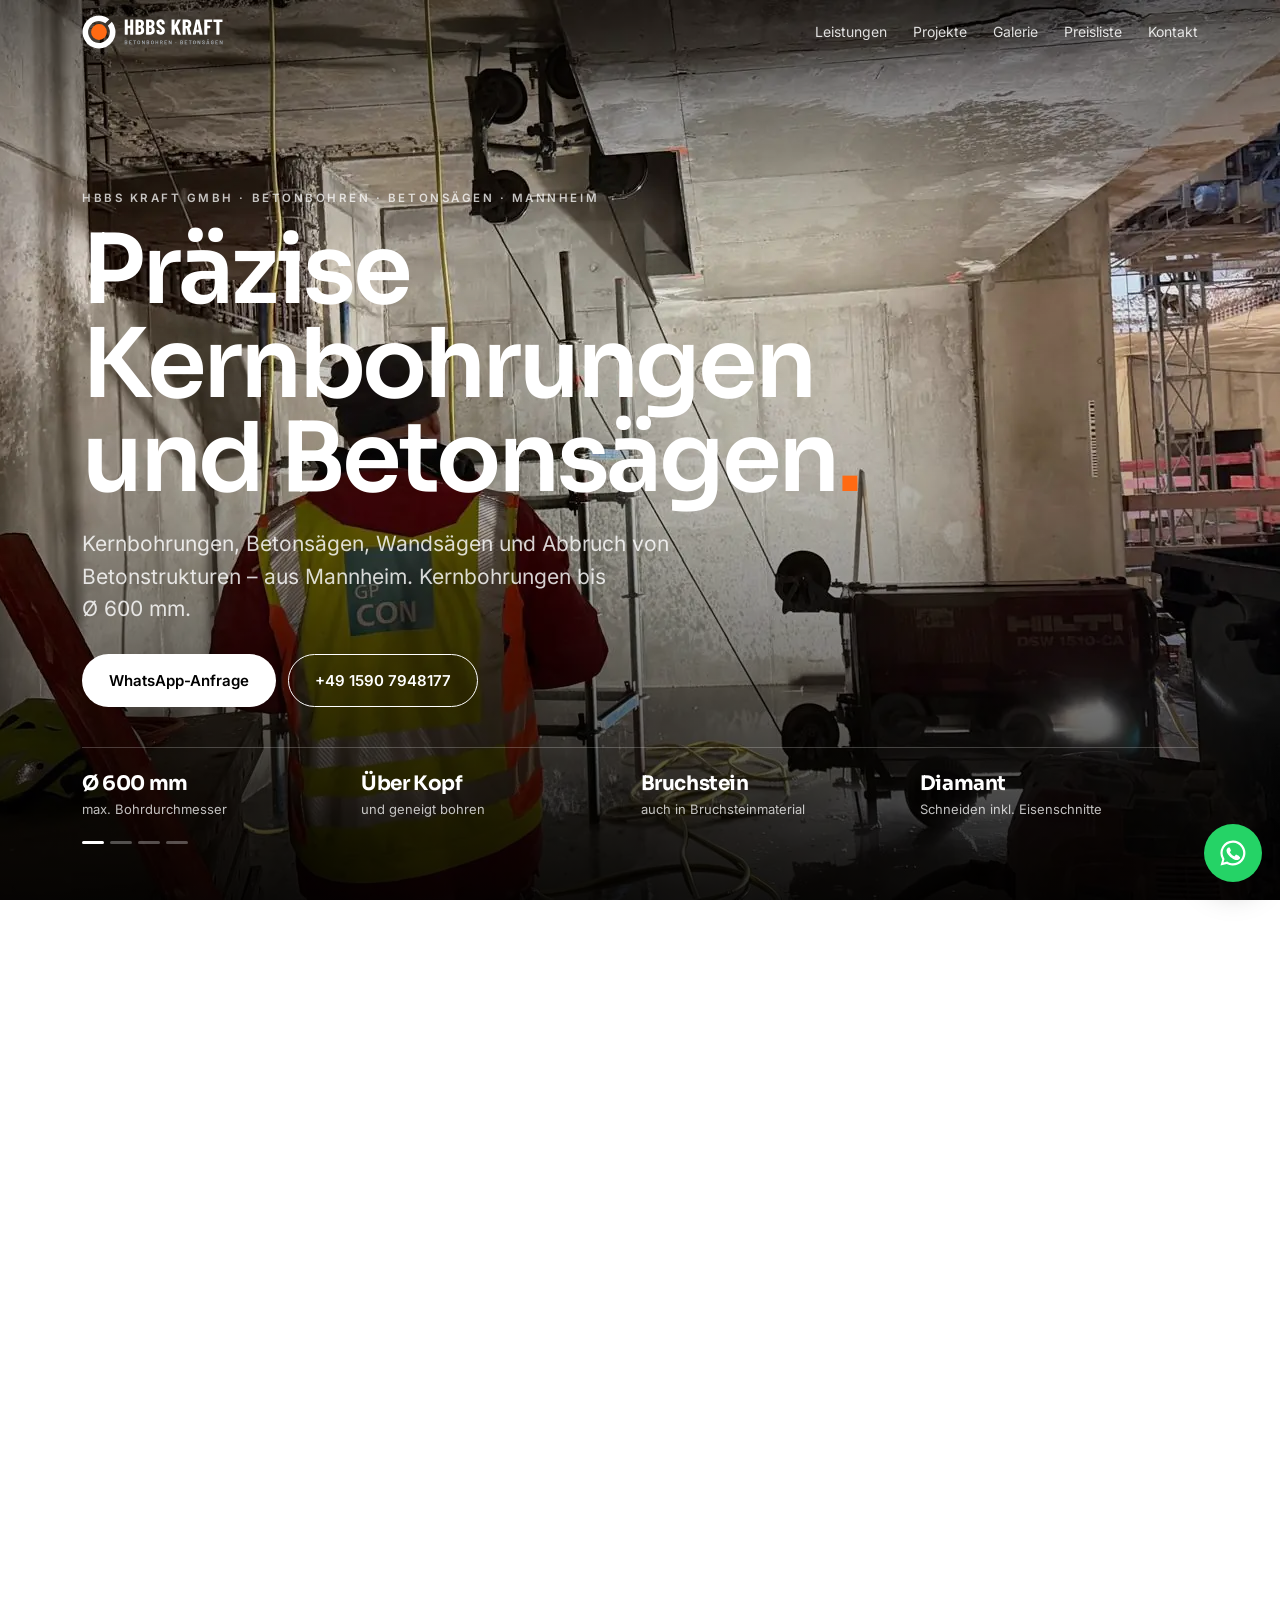
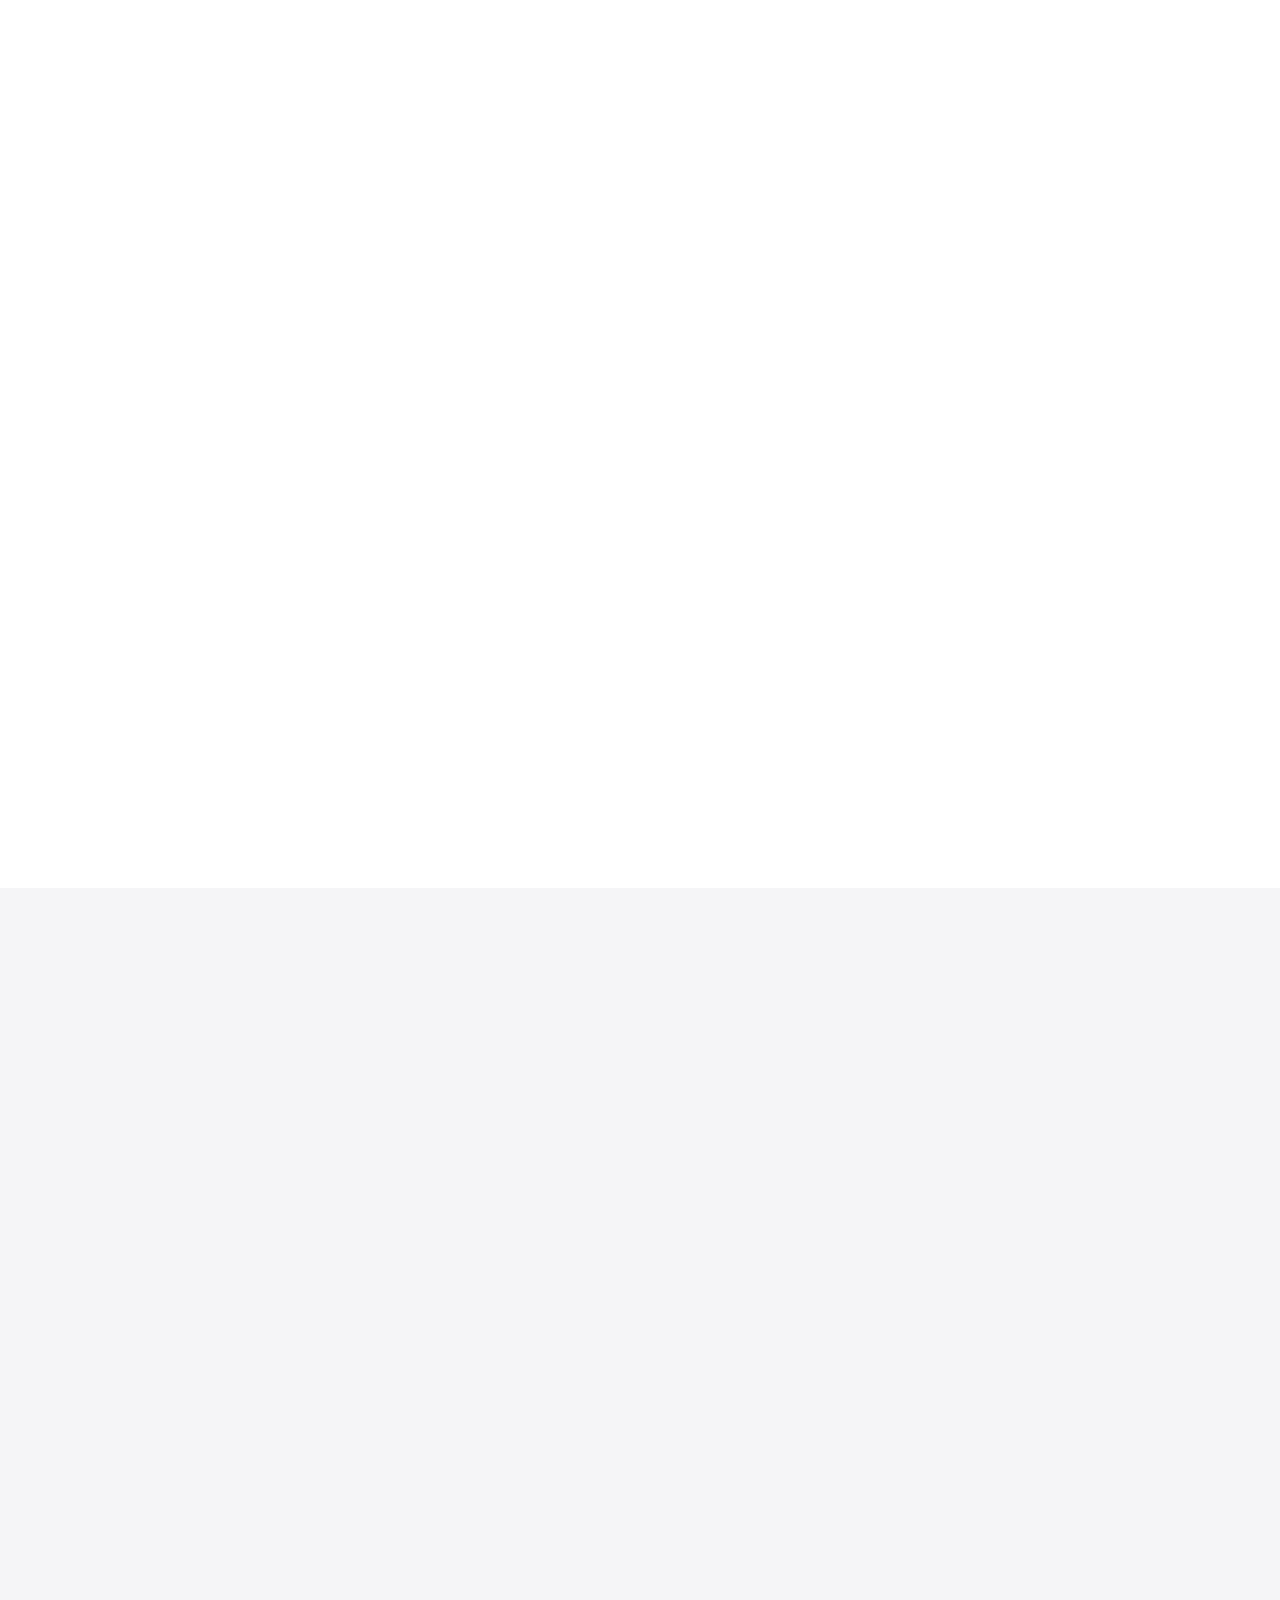
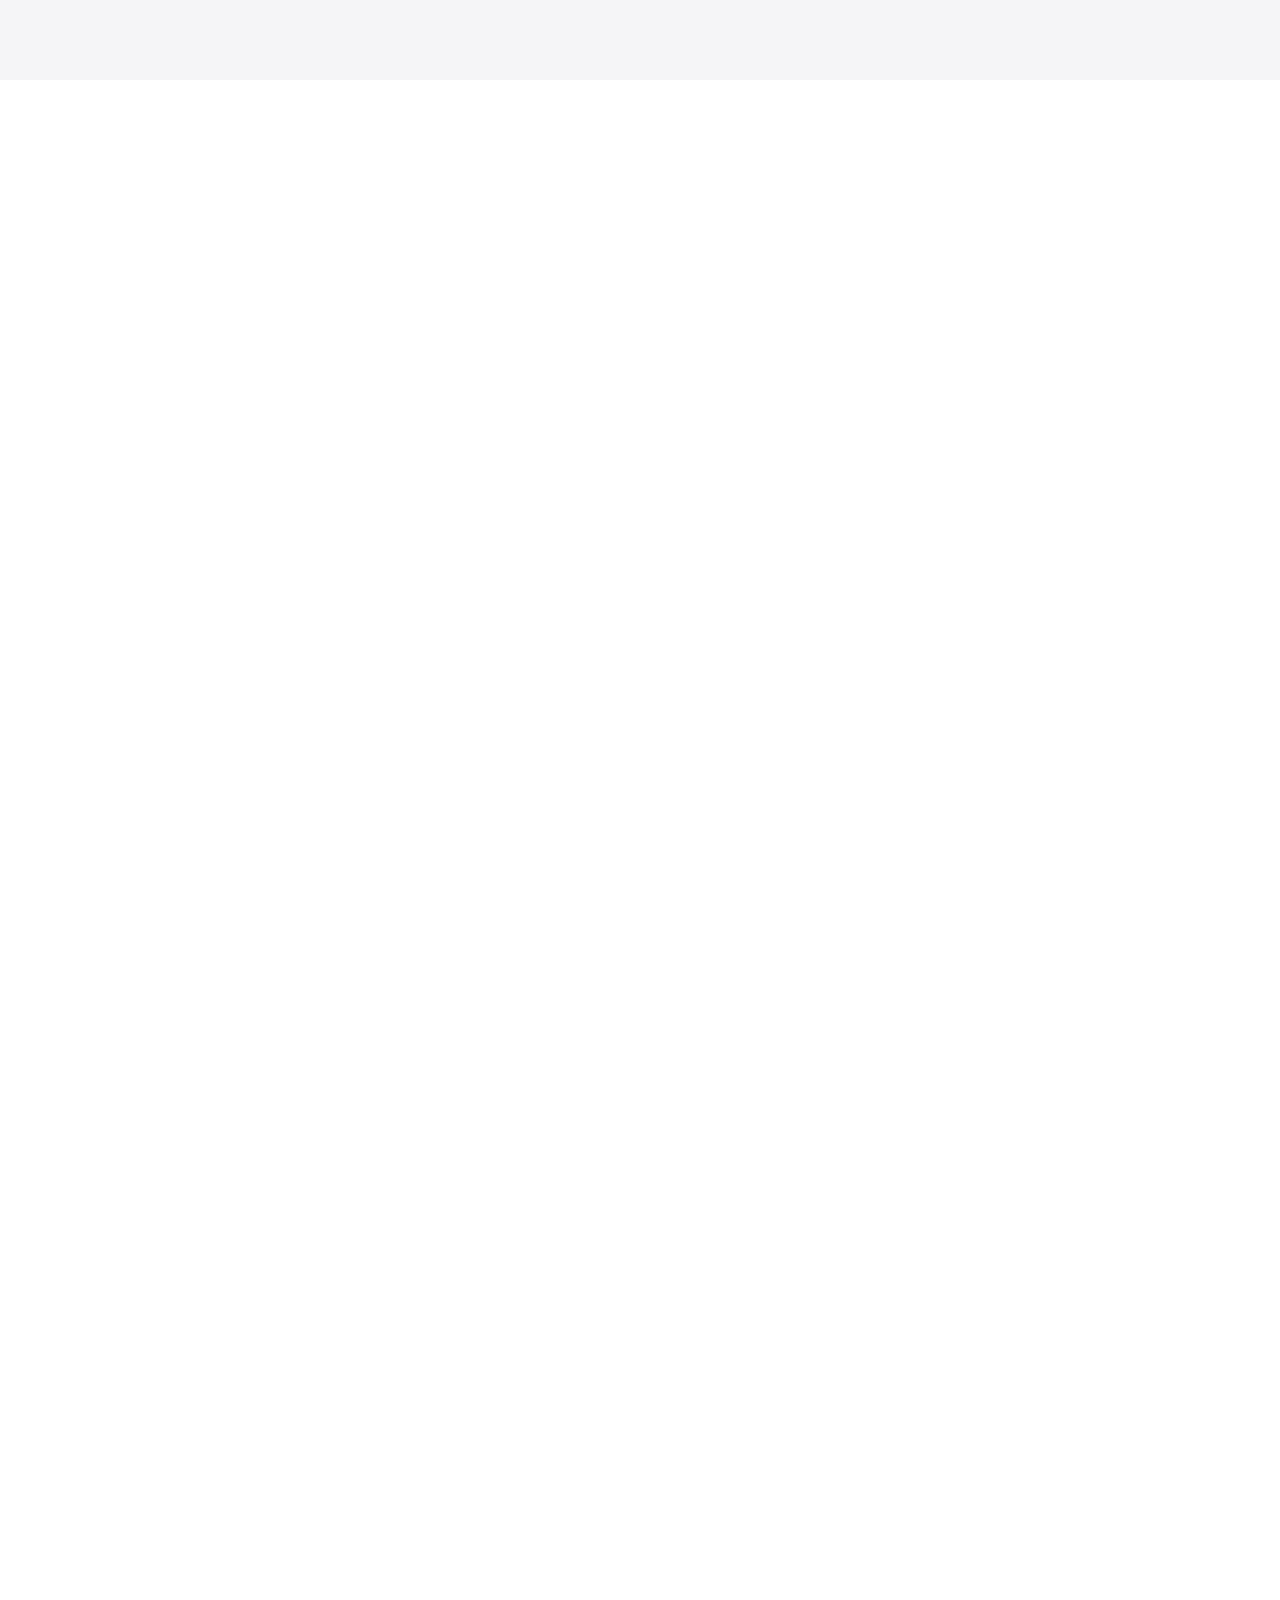
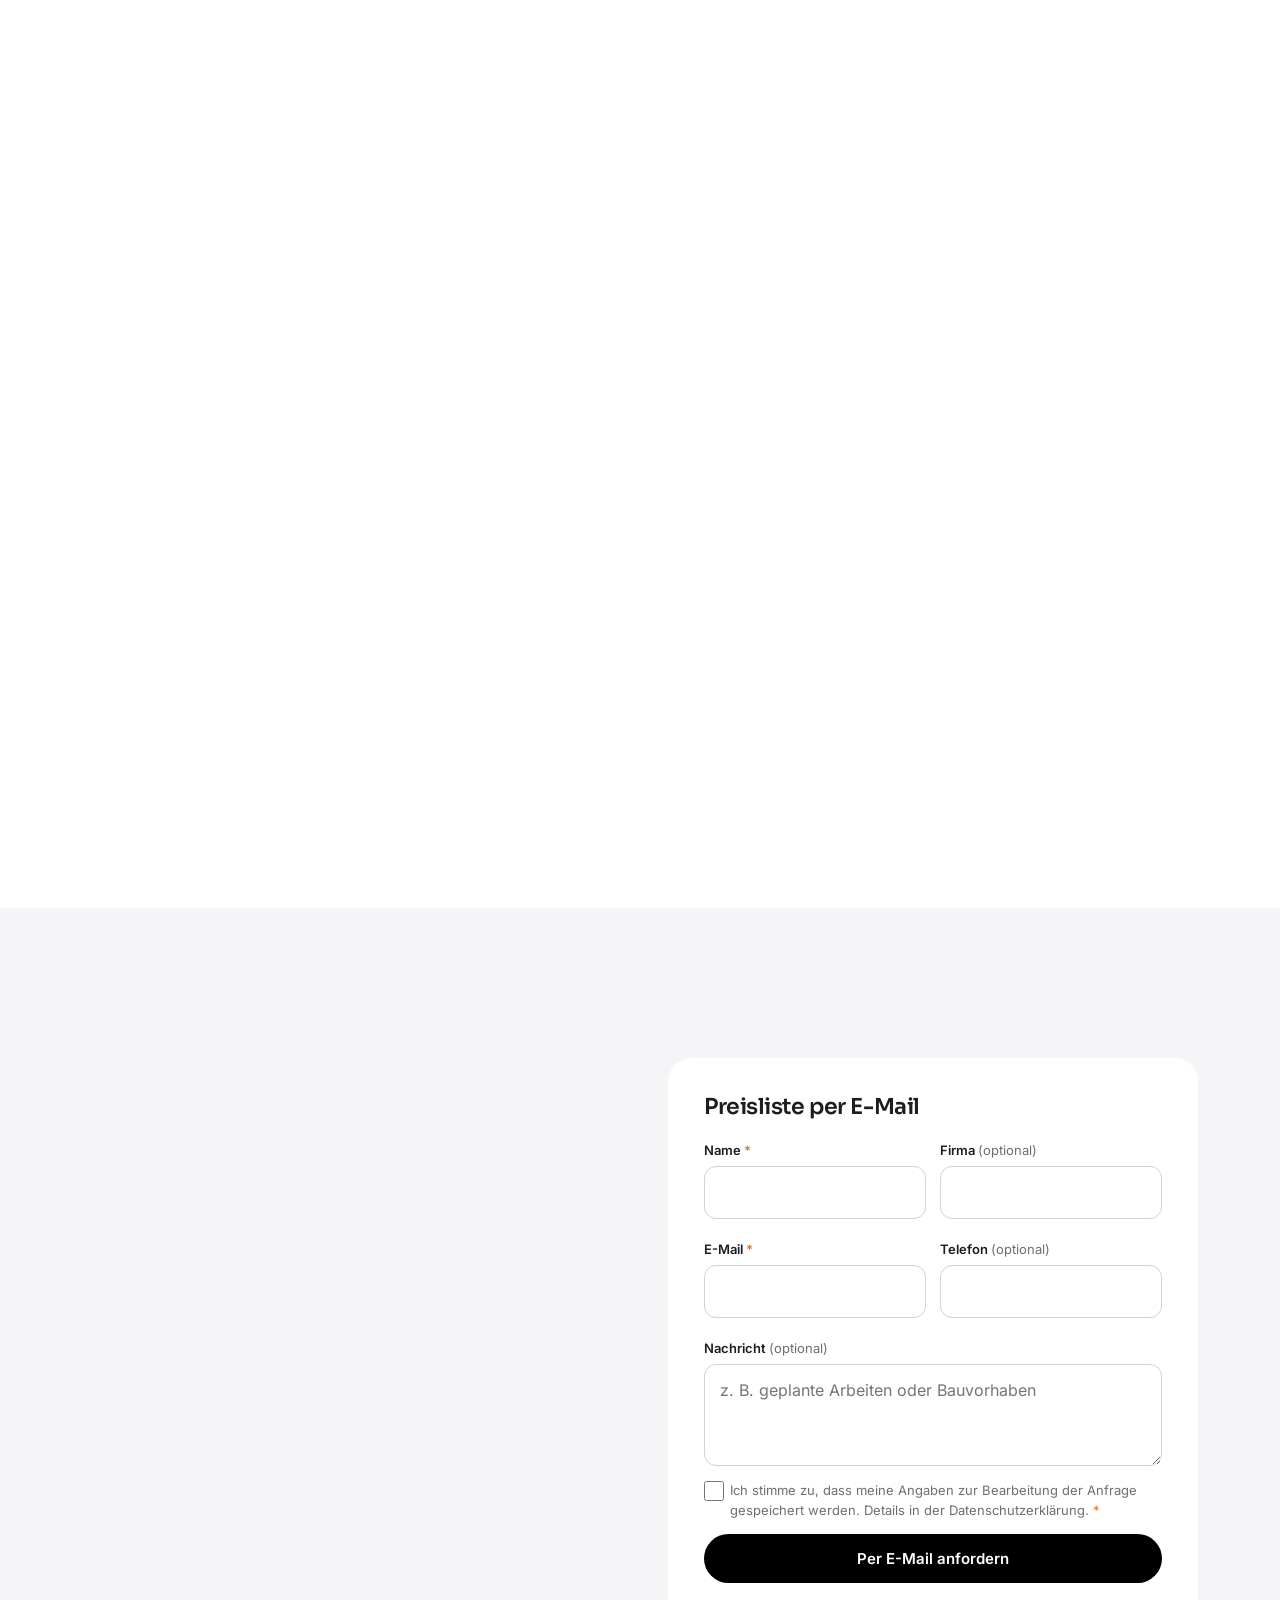
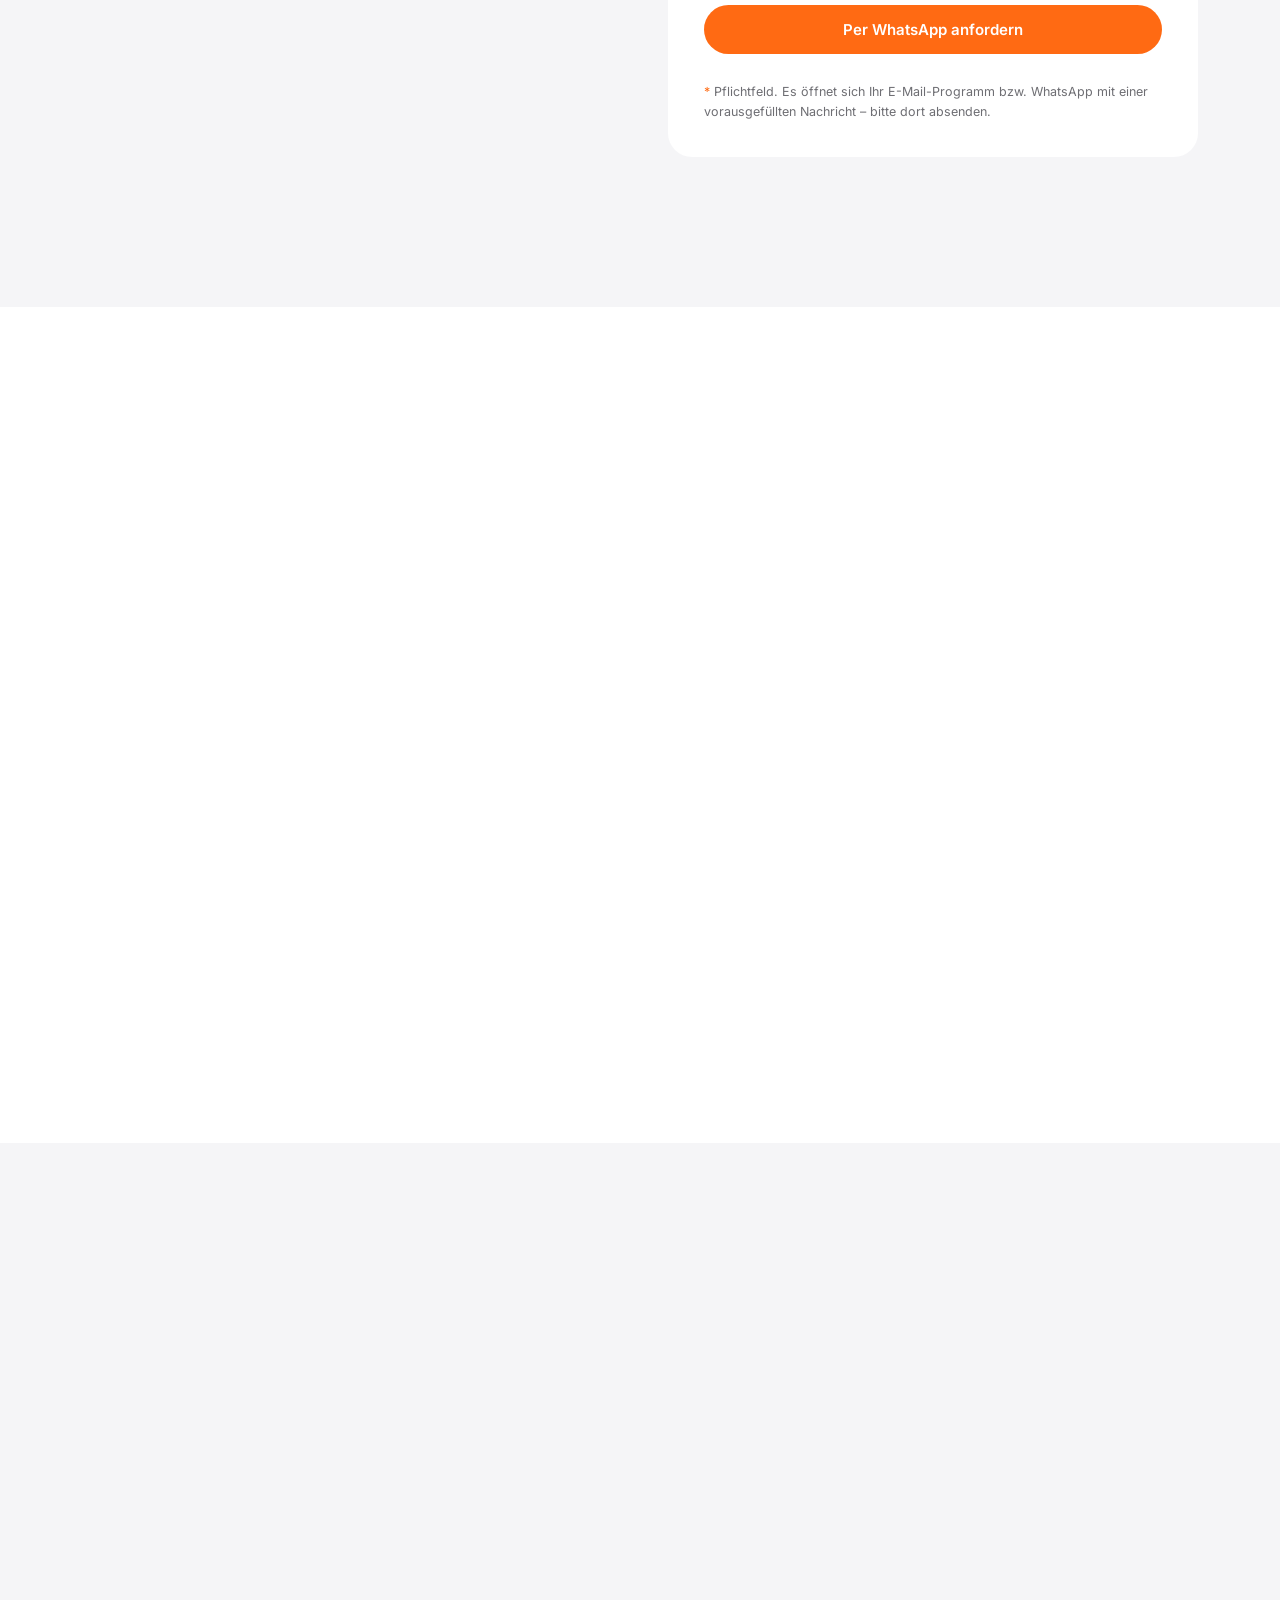
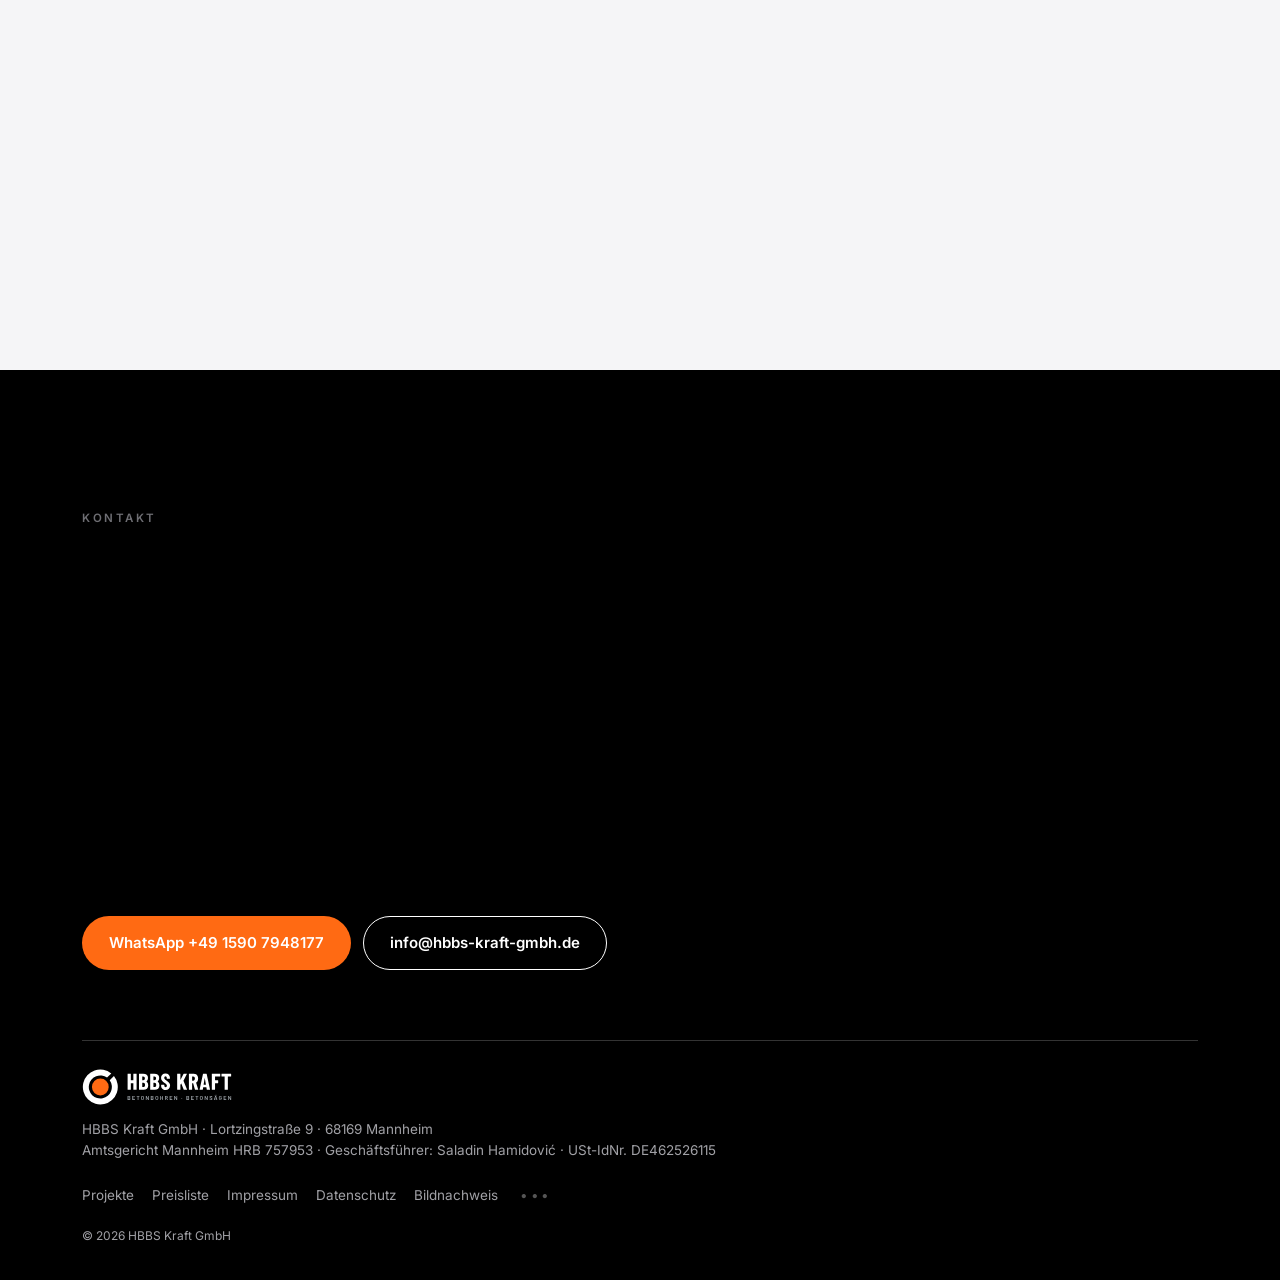
<file: admin.html>
<!doctype html><html lang="de"><head><meta charset="utf-8"><meta name="robots" content="noindex, nofollow"><meta http-equiv="refresh" content="0; url=/"><title>Seite nicht gefunden – HBBS Kraft GmbH</title><link rel="canonical" href="https://hbbs-kraft.de/"></head><body><p>Diese Seite gibt es nicht mehr. <a href="/">Zur Startseite</a></p></body></html>
</file>
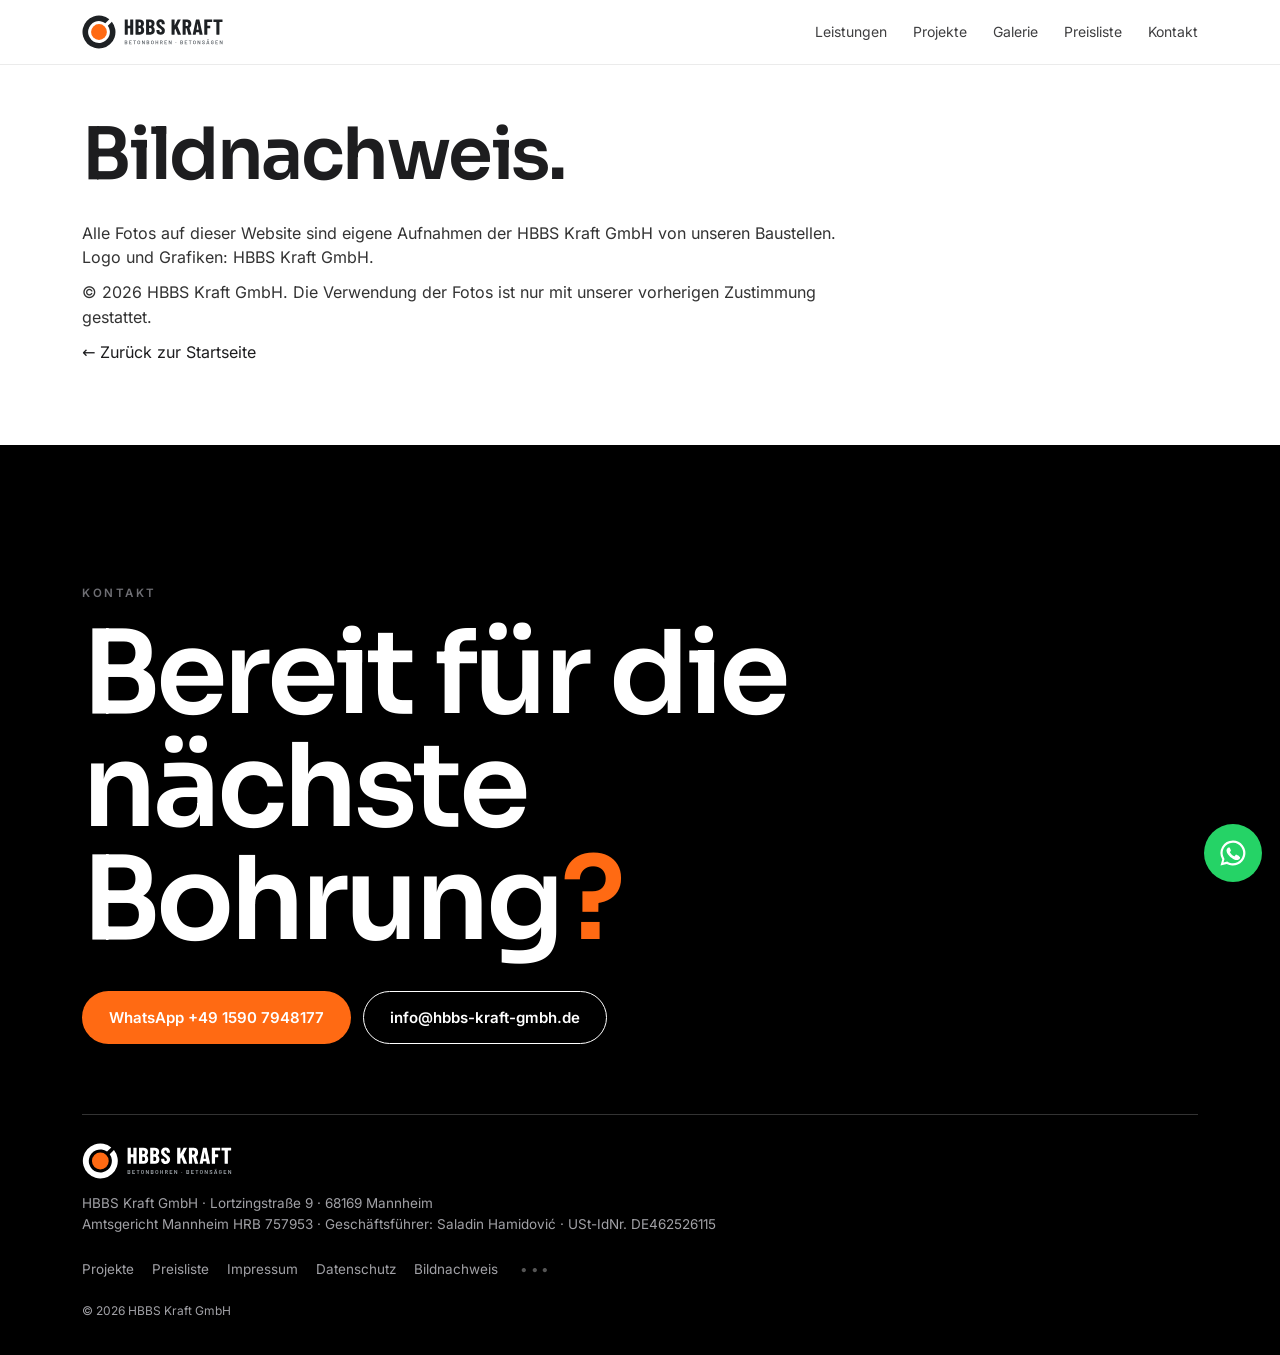
<file: bildnachweis.html>
<!doctype html><html lang="de"><head><meta charset="utf-8"><meta name="viewport" content="width=device-width, initial-scale=1, viewport-fit=cover">
<title>Bildnachweis – HBBS Kraft GmbH</title><meta name="description" content="HBBS Kraft GmbH aus Mannheim: Kernbohrungen bis Ø 600 mm, Betonschneiden und Betonsägen, Wandsägen sowie Abbruch und Demontage – im Rhein-Neckar- und Rhein-Main-Gebiet.">
<meta name="robots" content="index, follow"><link rel="canonical" href="https://hbbs-kraft.de/bildnachweis.html"><meta property="og:url" content="https://hbbs-kraft.de/bildnachweis.html"><meta property="og:type" content="website"><meta property="og:site_name" content="HBBS Kraft GmbH"><meta property="og:locale" content="de_DE"><meta property="og:title" content="Bildnachweis – HBBS Kraft GmbH"><meta property="og:description" content="HBBS Kraft GmbH aus Mannheim: Kernbohrungen bis Ø 600 mm, Betonschneiden und Betonsägen, Wandsägen sowie Abbruch und Demontage – im Rhein-Neckar- und Rhein-Main-Gebiet."><meta property="og:image" content="https://hbbs-kraft.de/assets/og-image.jpg"><meta property="og:image:width" content="1200"><meta property="og:image:height" content="630"><meta property="og:image:alt" content="HBBS Kraft GmbH – Kernbohrungen und Betonsägen in Mannheim"><meta name="twitter:card" content="summary_large_image"><link rel="stylesheet" href="assets/fonts/fonts.css">
<link rel="stylesheet" href="assets/v2.css?v=3"><link rel="icon" href="/favicon.ico" sizes="48x48">
<link rel="icon" href="/favicon.svg" type="image/svg+xml">
<link rel="icon" href="/favicon-32.png" type="image/png" sizes="32x32">
<link rel="apple-touch-icon" href="/apple-touch-icon.png">
<link rel="manifest" href="/site.webmanifest">
<meta name="theme-color" content="#1E2124">
</head><body><header class="hd solid"><div class="wrap in"><a href="index.html"><img class="logo lg-d" src="assets/logo-dark.svg" alt="HBBS Kraft – Betonbohren · Betonsägen" width="143" height="34"><img class="logo lg-l" src="assets/logo-light.svg" alt="HBBS Kraft" width="143" height="34"></a>
<nav><a href="index.html#leistungen">Leistungen</a><a href="projekte.html">Projekte</a><a href="index.html#galerie">Galerie</a><a href="index.html#preise">Preisliste</a><a href="index.html#kontakt">Kontakt</a></nav>
<a class="btn b-o hcta" href="index.html#angebot">Angebot der Woche</a><button class="burger" aria-label="Menü" aria-expanded="false"><i></i><i></i><i></i></button></div></header>
<div class="mnav" id="mnav" hidden><a href="index.html#leistungen">Leistungen</a><a href="projekte.html">Projekte</a><a href="index.html#galerie">Galerie</a><a href="index.html#preise">Preisliste</a><a href="index.html#kontakt">Kontakt</a><a class="btn b-o" href="index.html#angebot">Angebot der Woche</a><a class="btn b-dark" href="tel:+4915907948177">+49 1590 7948177 anrufen</a></div><main class="legal"><div class="wrap"><h1>Bildnachweis.</h1><p>Alle Fotos auf dieser Website sind eigene Aufnahmen der HBBS Kraft GmbH von unseren Baustellen. Logo und Grafiken: HBBS Kraft GmbH.</p><p>© 2026 HBBS Kraft GmbH. Die Verwendung der Fotos ist nur mit unserer vorherigen Zustimmung gestattet.</p><a class="back" href="index.html">← Zurück zur Startseite</a></div></main><footer class="ft"><div class="wrap"><p class="eb">Kontakt</p><h2 class="fu">Bereit für die nächste Bohrung<span>?</span></h2>
<div class="cta" style="margin-top:34px"><a class="btn b-o" href="https://wa.me/4915907948177">WhatsApp +49 1590 7948177</a><a class="btn b-ghost" style="color:#fff" href="mailto:info@hbbs-kraft-gmbh.de">info@hbbs-kraft-gmbh.de</a></div>
<div class="row"><div><img src="assets/logo-dark.svg" alt="HBBS Kraft" width="150" height="36" style="margin-bottom:14px">HBBS Kraft GmbH · Lortzingstraße 9 · 68169 Mannheim<br>Amtsgericht Mannheim HRB 757953 · Geschäftsführer: Saladin Hamidović · USt-IdNr. DE462526115</div>
<nav><a href="projekte.html">Projekte</a><a href="index.html#preise">Preisliste</a><a href="impressum.html">Impressum</a><a href="datenschutz.html">Datenschutz</a><a href="bildnachweis.html">Bildnachweis</a><a class="dots3" href="verwaltung-shc2xtk4wbka/" rel="nofollow" aria-label="Verwaltung">•••</a></nav></div>
<p style="margin-top:22px;font-size:12px">© 2026 HBBS Kraft GmbH</p></div></footer>
<a class="wa" href="https://wa.me/4915907948177" aria-label="WhatsApp"><svg viewBox="0 0 24 24"><path d="M12 2a10 10 0 0 0-8.6 15.1L2 22l5-1.3A10 10 0 1 0 12 2zm0 18.2c-1.5 0-3-.4-4.3-1.2l-.3-.2-3 .8.8-2.9-.2-.3A8.2 8.2 0 1 1 12 20.2zm4.5-6.1c-.2-.1-1.5-.7-1.7-.8-.2-.1-.4-.1-.6.1l-.8 1c-.1.2-.3.2-.5.1a6.7 6.7 0 0 1-3.3-2.9c-.3-.4.2-.4.7-1.4.1-.2 0-.3 0-.4l-.8-1.8c-.2-.5-.4-.4-.6-.4h-.5a1 1 0 0 0-.7.3 3 3 0 0 0-.9 2.2 5.2 5.2 0 0 0 1.1 2.8 11.9 11.9 0 0 0 4.6 4c1.7.7 2.4.8 3.2.7.5-.1 1.5-.6 1.8-1.2.2-.6.2-1.1.1-1.2l-.5-.3z"/></svg></a><button class="top" aria-label="Nach oben">↑</button>
<div class="lb" hidden><img alt=""></div>
<script src="assets/app.js?v=4" defer></script></body></html>
</file>
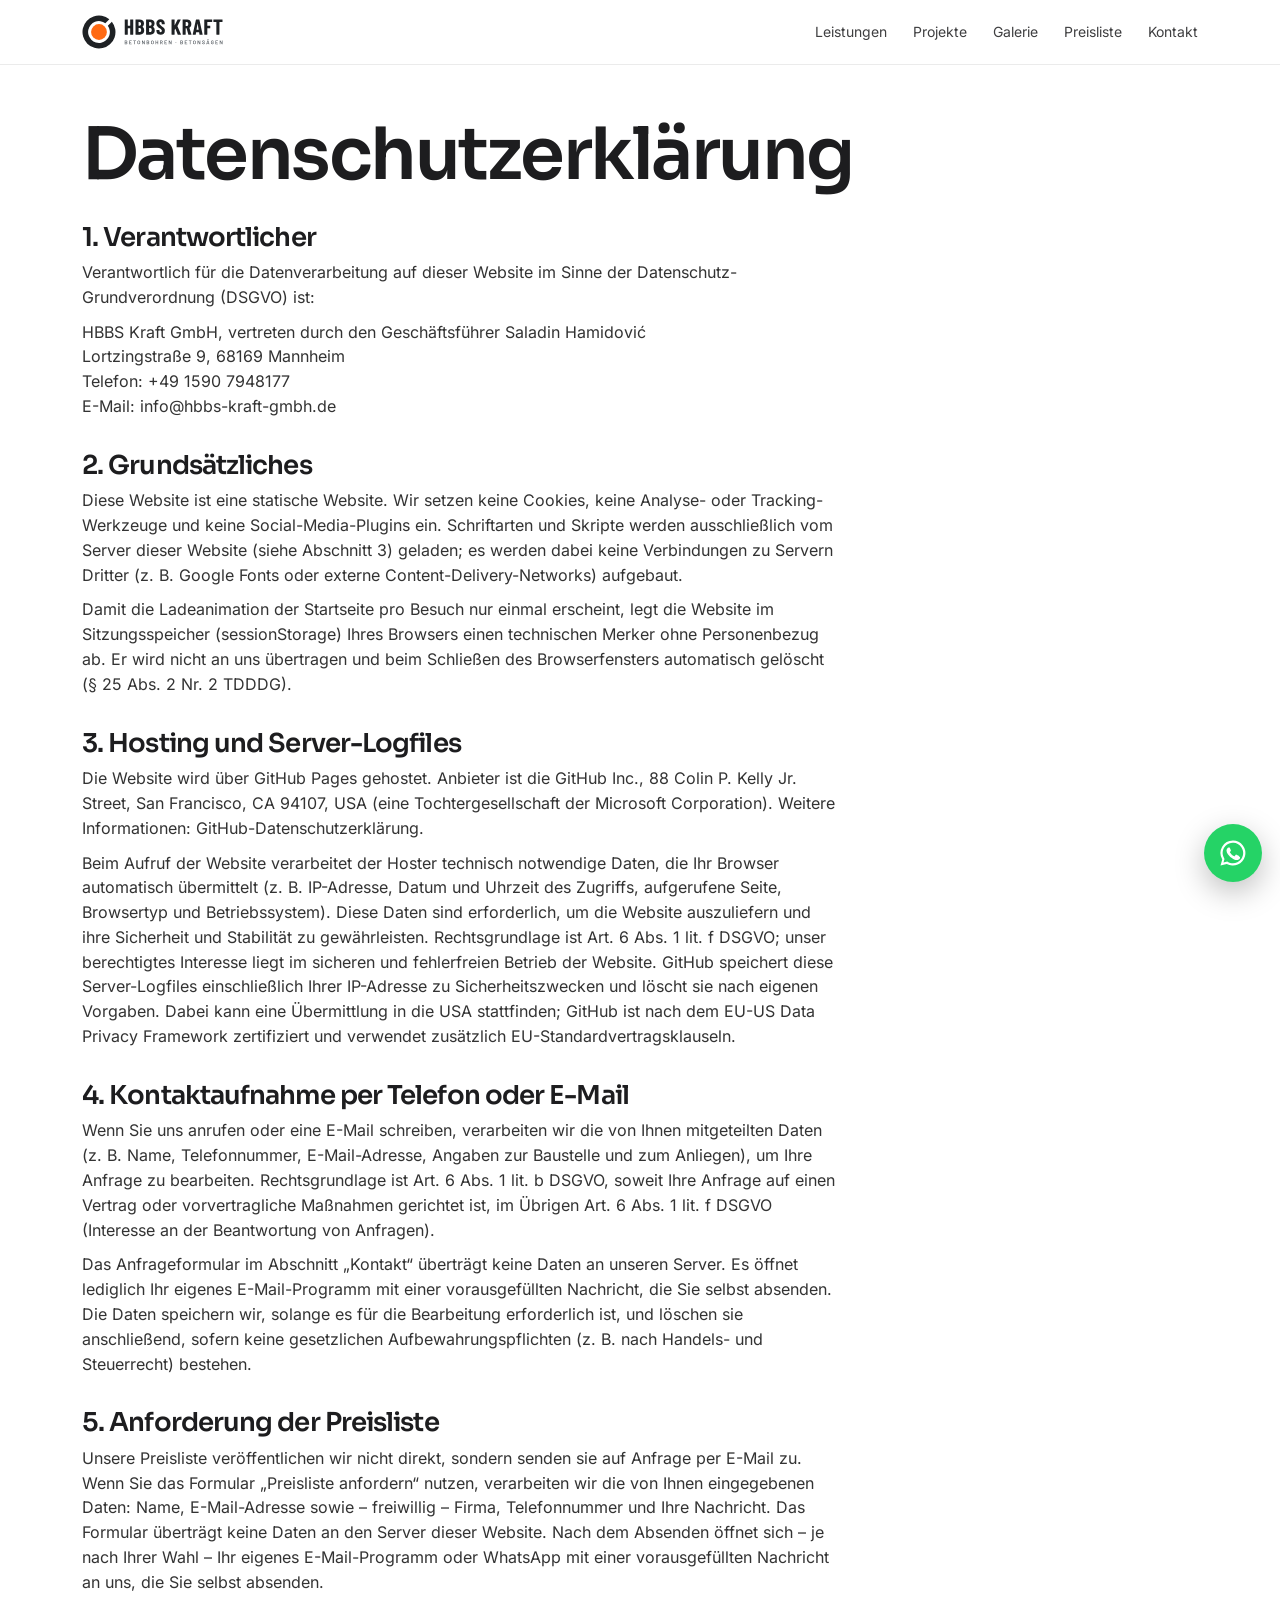
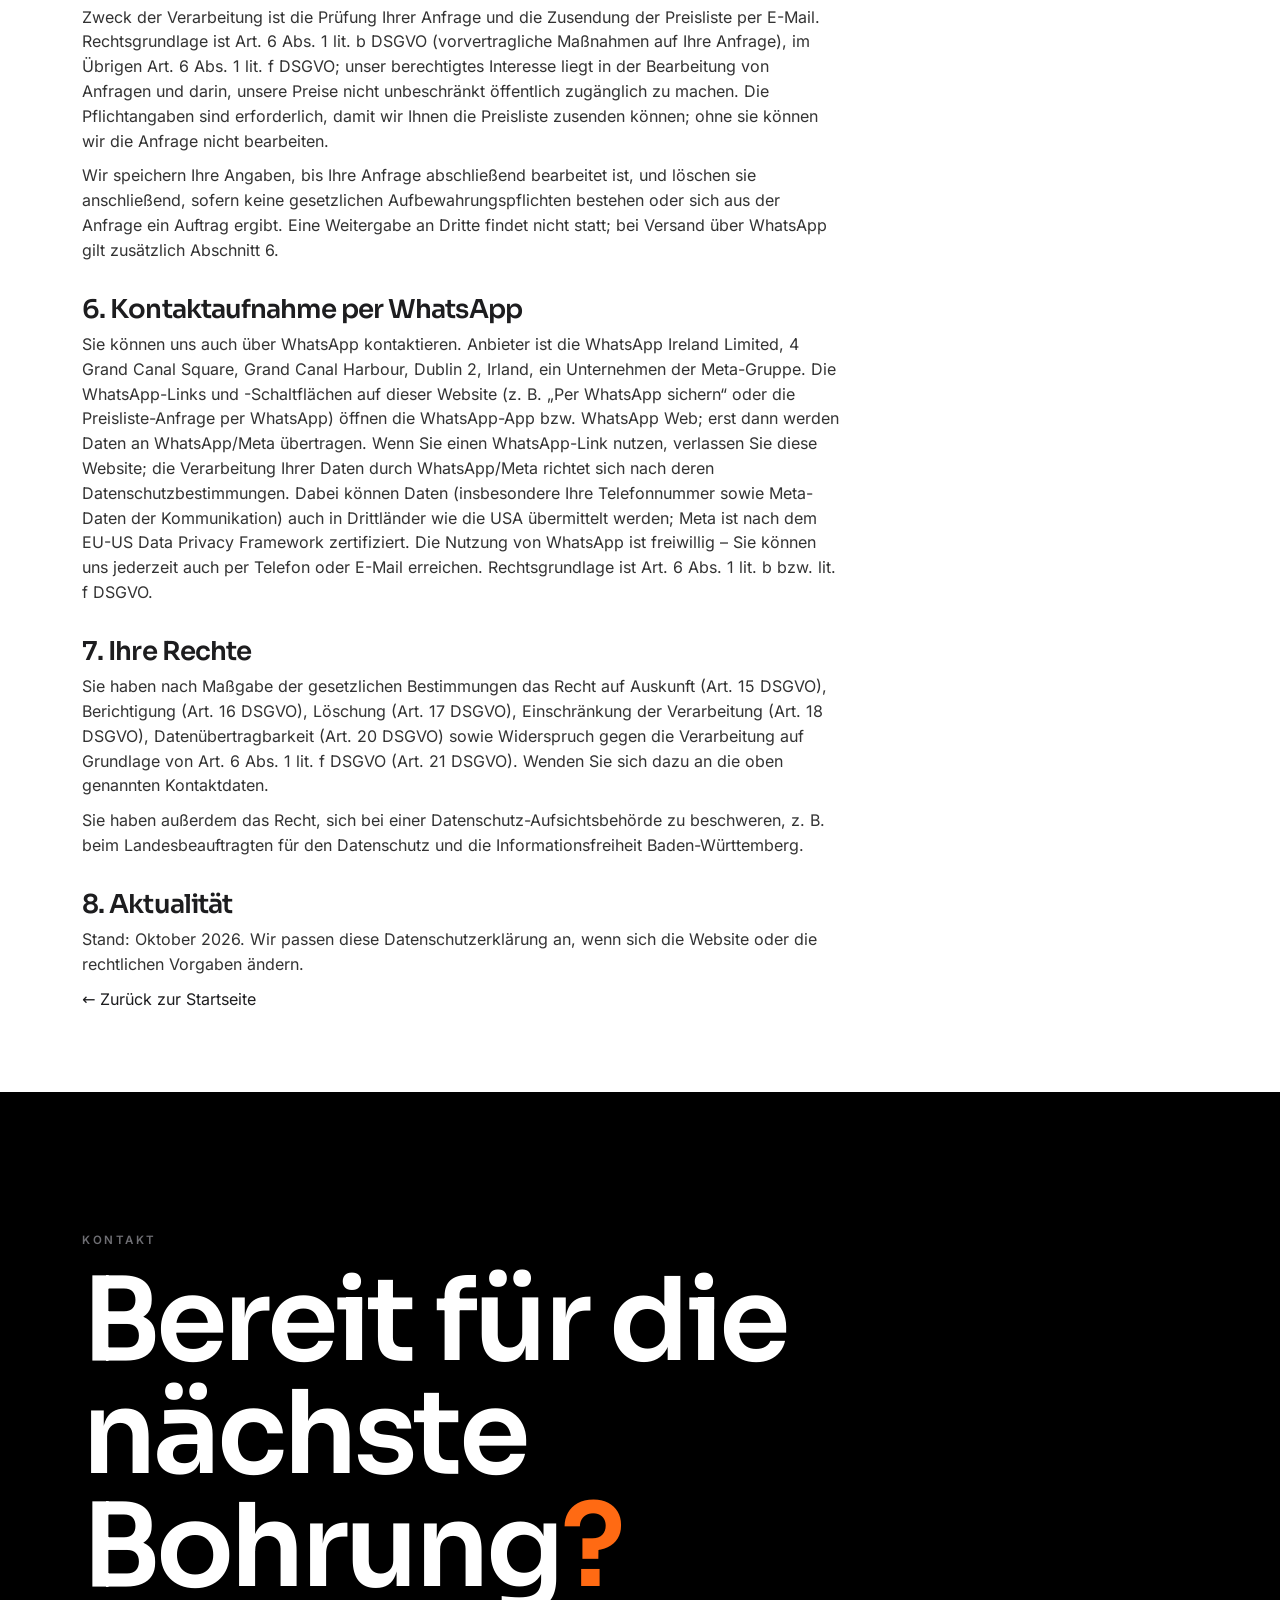
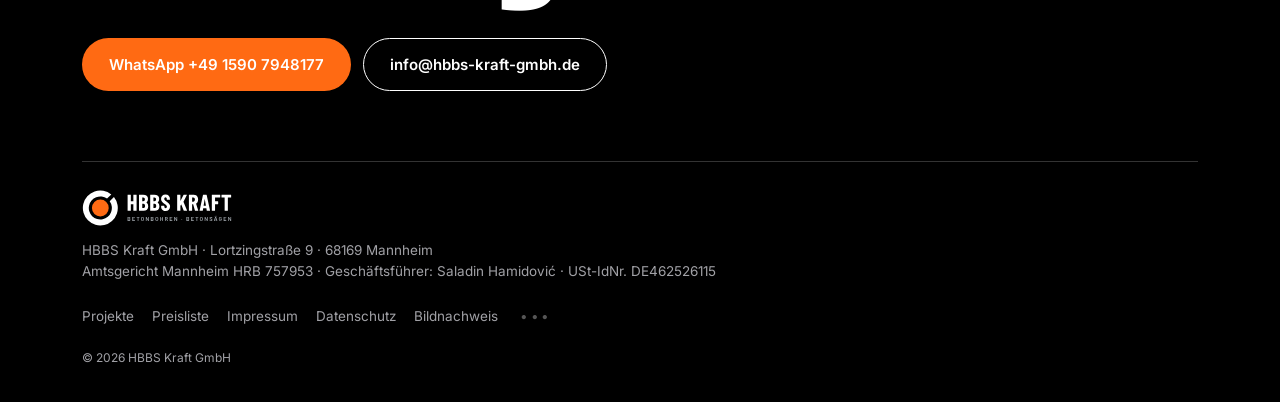
<file: datenschutz.html>
<!doctype html><html lang="de"><head><meta charset="utf-8"><meta name="viewport" content="width=device-width, initial-scale=1, viewport-fit=cover">
<title>Datenschutzerklärung – HBBS Kraft GmbH</title><meta name="description" content="HBBS Kraft GmbH aus Mannheim: Kernbohrungen bis Ø 600 mm, Betonschneiden und Betonsägen, Wandsägen sowie Abbruch und Demontage – im Rhein-Neckar- und Rhein-Main-Gebiet.">
<meta name="robots" content="index, follow"><link rel="canonical" href="https://hbbs-kraft.de/datenschutz.html"><meta property="og:url" content="https://hbbs-kraft.de/datenschutz.html"><meta property="og:type" content="website"><meta property="og:site_name" content="HBBS Kraft GmbH"><meta property="og:locale" content="de_DE"><meta property="og:title" content="Datenschutzerklärung – HBBS Kraft GmbH"><meta property="og:description" content="HBBS Kraft GmbH aus Mannheim: Kernbohrungen bis Ø 600 mm, Betonschneiden und Betonsägen, Wandsägen sowie Abbruch und Demontage – im Rhein-Neckar- und Rhein-Main-Gebiet."><meta property="og:image" content="https://hbbs-kraft.de/assets/og-image.jpg"><meta property="og:image:width" content="1200"><meta property="og:image:height" content="630"><meta property="og:image:alt" content="HBBS Kraft GmbH – Kernbohrungen und Betonsägen in Mannheim"><meta name="twitter:card" content="summary_large_image"><link rel="stylesheet" href="assets/fonts/fonts.css">
<link rel="stylesheet" href="assets/v2.css?v=3"><link rel="icon" href="/favicon.ico" sizes="48x48">
<link rel="icon" href="/favicon.svg" type="image/svg+xml">
<link rel="icon" href="/favicon-32.png" type="image/png" sizes="32x32">
<link rel="apple-touch-icon" href="/apple-touch-icon.png">
<link rel="manifest" href="/site.webmanifest">
<meta name="theme-color" content="#1E2124">
</head><body><header class="hd solid"><div class="wrap in"><a href="index.html"><img class="logo lg-d" src="assets/logo-dark.svg" alt="HBBS Kraft – Betonbohren · Betonsägen" width="143" height="34"><img class="logo lg-l" src="assets/logo-light.svg" alt="HBBS Kraft" width="143" height="34"></a>
<nav><a href="index.html#leistungen">Leistungen</a><a href="projekte.html">Projekte</a><a href="index.html#galerie">Galerie</a><a href="index.html#preise">Preisliste</a><a href="index.html#kontakt">Kontakt</a></nav>
<a class="btn b-o hcta" href="index.html#angebot">Angebot der Woche</a><button class="burger" aria-label="Menü" aria-expanded="false"><i></i><i></i><i></i></button></div></header>
<div class="mnav" id="mnav" hidden><a href="index.html#leistungen">Leistungen</a><a href="projekte.html">Projekte</a><a href="index.html#galerie">Galerie</a><a href="index.html#preise">Preisliste</a><a href="index.html#kontakt">Kontakt</a><a class="btn b-o" href="index.html#angebot">Angebot der Woche</a><a class="btn b-dark" href="tel:+4915907948177">+49 1590 7948177 anrufen</a></div><main class="legal"><div class="wrap">
<h1>Datenschutz&shy;erklärung</h1>
<h2>1. Verantwortlicher</h2>
<p>Verantwortlich für die Datenverarbeitung auf dieser Website im Sinne der Datenschutz-Grundverordnung (DSGVO) ist:</p>
<p>HBBS Kraft GmbH, vertreten durch den Geschäftsführer Saladin Hamidović<br>Lortzingstraße 9, 68169 Mannheim<br>Telefon: +49 1590 7948177<br>E-Mail: info@hbbs-kraft-gmbh.de</p>
<h2>2. Grundsätzliches</h2>
<p>Diese Website ist eine statische Website. Wir setzen keine Cookies, keine Analyse- oder Tracking-Werkzeuge und keine Social-Media-Plugins ein. Schriftarten und Skripte werden ausschließlich vom Server dieser Website (siehe Abschnitt&nbsp;3) geladen; es werden dabei keine Verbindungen zu Servern Dritter (z. B. Google Fonts oder externe Content-Delivery-Networks) aufgebaut.</p>
<p>Damit die Ladeanimation der Startseite pro Besuch nur einmal erscheint, legt die Website im Sitzungsspeicher (sessionStorage) Ihres Browsers einen technischen Merker ohne Personenbezug ab. Er wird nicht an uns übertragen und beim Schließen des Browserfensters automatisch gelöscht (§&nbsp;25 Abs.&nbsp;2 Nr.&nbsp;2 TDDDG).</p>
<h2>3. Hosting und Server-Logfiles</h2>
<p>Die Website wird über GitHub Pages gehostet. Anbieter ist die GitHub Inc., 88 Colin P. Kelly Jr. Street, San Francisco, CA 94107, USA (eine Tochtergesellschaft der Microsoft Corporation). Weitere Informationen: <a href="https://docs.github.com/de/site-policy/privacy-policies/github-general-privacy-statement" rel="noopener">GitHub-Datenschutzerklärung</a>.</p>
<p>Beim Aufruf der Website verarbeitet der Hoster technisch notwendige Daten, die Ihr Browser automatisch übermittelt (z. B. IP-Adresse, Datum und Uhrzeit des Zugriffs, aufgerufene Seite, Browsertyp und Betriebssystem). Diese Daten sind erforderlich, um die Website auszuliefern und ihre Sicherheit und Stabilität zu gewährleisten. Rechtsgrundlage ist Art.&nbsp;6 Abs.&nbsp;1 lit. f DSGVO; unser berechtigtes Interesse liegt im sicheren und fehlerfreien Betrieb der Website. GitHub speichert diese Server-Logfiles einschließlich Ihrer IP-Adresse zu Sicherheitszwecken und löscht sie nach eigenen Vorgaben. Dabei kann eine Übermittlung in die USA stattfinden; GitHub ist nach dem EU-US Data Privacy Framework zertifiziert und verwendet zusätzlich EU-Standardvertragsklauseln.</p>
<h2>4. Kontaktaufnahme per Telefon oder E-Mail</h2>
<p>Wenn Sie uns anrufen oder eine E-Mail schreiben, verarbeiten wir die von Ihnen mitgeteilten Daten (z. B. Name, Telefonnummer, E-Mail-Adresse, Angaben zur Baustelle und zum Anliegen), um Ihre Anfrage zu bearbeiten. Rechtsgrundlage ist Art.&nbsp;6 Abs.&nbsp;1 lit. b DSGVO, soweit Ihre Anfrage auf einen Vertrag oder vorvertragliche Maßnahmen gerichtet ist, im Übrigen Art.&nbsp;6 Abs.&nbsp;1 lit. f DSGVO (Interesse an der Beantwortung von Anfragen).</p>
<p>Das Anfrageformular im Abschnitt „Kontakt“ überträgt keine Daten an unseren Server. Es öffnet lediglich Ihr eigenes E-Mail-Programm mit einer vorausgefüllten Nachricht, die Sie selbst absenden. Die Daten speichern wir, solange es für die Bearbeitung erforderlich ist, und löschen sie anschließend, sofern keine gesetzlichen Aufbewahrungspflichten (z. B. nach Handels- und Steuerrecht) bestehen.</p>
<h2 id="preisliste">5. Anforderung der Preisliste</h2>
<p>Unsere Preisliste veröffentlichen wir nicht direkt, sondern senden sie auf Anfrage per E-Mail zu. Wenn Sie das Formular „Preisliste anfordern“ nutzen, verarbeiten wir die von Ihnen eingegebenen Daten: Name, E-Mail-Adresse sowie – freiwillig – Firma, Telefonnummer und Ihre Nachricht. Das Formular überträgt keine Daten an den Server dieser Website. Nach dem Absenden öffnet sich – je nach Ihrer Wahl – Ihr eigenes E-Mail-Programm oder WhatsApp mit einer vorausgefüllten Nachricht an uns, die Sie selbst absenden.</p>
<p>Zweck der Verarbeitung ist die Prüfung Ihrer Anfrage und die Zusendung der Preisliste per E-Mail. Rechtsgrundlage ist Art.&nbsp;6 Abs.&nbsp;1 lit. b DSGVO (vorvertragliche Maßnahmen auf Ihre Anfrage), im Übrigen Art.&nbsp;6 Abs.&nbsp;1 lit. f DSGVO; unser berechtigtes Interesse liegt in der Bearbeitung von Anfragen und darin, unsere Preise nicht unbeschränkt öffentlich zugänglich zu machen. Die Pflichtangaben sind erforderlich, damit wir Ihnen die Preisliste zusenden können; ohne sie können wir die Anfrage nicht bearbeiten.</p>
<p>Wir speichern Ihre Angaben, bis Ihre Anfrage abschließend bearbeitet ist, und löschen sie anschließend, sofern keine gesetzlichen Aufbewahrungspflichten bestehen oder sich aus der Anfrage ein Auftrag ergibt. Eine Weitergabe an Dritte findet nicht statt; bei Versand über WhatsApp gilt zusätzlich Abschnitt&nbsp;6.</p>
<h2>6. Kontaktaufnahme per WhatsApp</h2>
<p>Sie können uns auch über WhatsApp kontaktieren. Anbieter ist die WhatsApp Ireland Limited, 4 Grand Canal Square, Grand Canal Harbour, Dublin 2, Irland, ein Unternehmen der Meta-Gruppe. Die WhatsApp-Links und -Schaltflächen auf dieser Website (z.&nbsp;B. „Per WhatsApp sichern“ oder die Preisliste-Anfrage per WhatsApp) öffnen die WhatsApp-App bzw. WhatsApp Web; erst dann werden Daten an WhatsApp/Meta übertragen. Wenn Sie einen WhatsApp-Link nutzen, verlassen Sie diese Website; die Verarbeitung Ihrer Daten durch WhatsApp/Meta richtet sich nach deren Datenschutzbestimmungen. Dabei können Daten (insbesondere Ihre Telefonnummer sowie Meta-Daten der Kommunikation) auch in Drittländer wie die USA übermittelt werden; Meta ist nach dem EU-US Data Privacy Framework zertifiziert. Die Nutzung von WhatsApp ist freiwillig – Sie können uns jederzeit auch per Telefon oder E-Mail erreichen. Rechtsgrundlage ist Art.&nbsp;6 Abs.&nbsp;1 lit. b bzw. lit. f DSGVO.</p>
<h2>7. Ihre Rechte</h2>
<p>Sie haben nach Maßgabe der gesetzlichen Bestimmungen das Recht auf Auskunft (Art.&nbsp;15 DSGVO), Berichtigung (Art.&nbsp;16 DSGVO), Löschung (Art.&nbsp;17 DSGVO), Einschränkung der Verarbeitung (Art.&nbsp;18 DSGVO), Datenübertragbarkeit (Art.&nbsp;20 DSGVO) sowie Widerspruch gegen die Verarbeitung auf Grundlage von Art.&nbsp;6 Abs.&nbsp;1 lit. f DSGVO (Art.&nbsp;21 DSGVO). Wenden Sie sich dazu an die oben genannten Kontaktdaten.</p>
<p>Sie haben außerdem das Recht, sich bei einer Datenschutz-Aufsichtsbehörde zu beschweren, z. B. beim Landesbeauftragten für den Datenschutz und die Informationsfreiheit Baden-Württemberg.</p>
<h2>8. Aktualität</h2>
<p>Stand: Oktober 2026. Wir passen diese Datenschutzerklärung an, wenn sich die Website oder die rechtlichen Vorgaben ändern.</p>
<a class="back" href="index.html">← Zurück zur Startseite</a>
</div></main><footer class="ft"><div class="wrap"><p class="eb">Kontakt</p><h2 class="fu">Bereit für die nächste Bohrung<span>?</span></h2>
<div class="cta" style="margin-top:34px"><a class="btn b-o" href="https://wa.me/4915907948177">WhatsApp +49 1590 7948177</a><a class="btn b-ghost" style="color:#fff" href="mailto:info@hbbs-kraft-gmbh.de">info@hbbs-kraft-gmbh.de</a></div>
<div class="row"><div><img src="assets/logo-dark.svg" alt="HBBS Kraft" width="150" height="36" style="margin-bottom:14px">HBBS Kraft GmbH · Lortzingstraße 9 · 68169 Mannheim<br>Amtsgericht Mannheim HRB 757953 · Geschäftsführer: Saladin Hamidović · USt-IdNr. DE462526115</div>
<nav><a href="projekte.html">Projekte</a><a href="index.html#preise">Preisliste</a><a href="impressum.html">Impressum</a><a href="datenschutz.html">Datenschutz</a><a href="bildnachweis.html">Bildnachweis</a><a class="dots3" href="verwaltung-shc2xtk4wbka/" rel="nofollow" aria-label="Verwaltung">•••</a></nav></div>
<p style="margin-top:22px;font-size:12px">© 2026 HBBS Kraft GmbH</p></div></footer>
<a class="wa" href="https://wa.me/4915907948177" aria-label="WhatsApp"><svg viewBox="0 0 24 24"><path d="M12 2a10 10 0 0 0-8.6 15.1L2 22l5-1.3A10 10 0 1 0 12 2zm0 18.2c-1.5 0-3-.4-4.3-1.2l-.3-.2-3 .8.8-2.9-.2-.3A8.2 8.2 0 1 1 12 20.2zm4.5-6.1c-.2-.1-1.5-.7-1.7-.8-.2-.1-.4-.1-.6.1l-.8 1c-.1.2-.3.2-.5.1a6.7 6.7 0 0 1-3.3-2.9c-.3-.4.2-.4.7-1.4.1-.2 0-.3 0-.4l-.8-1.8c-.2-.5-.4-.4-.6-.4h-.5a1 1 0 0 0-.7.3 3 3 0 0 0-.9 2.2 5.2 5.2 0 0 0 1.1 2.8 11.9 11.9 0 0 0 4.6 4c1.7.7 2.4.8 3.2.7.5-.1 1.5-.6 1.8-1.2.2-.6.2-1.1.1-1.2l-.5-.3z"/></svg></a><button class="top" aria-label="Nach oben">↑</button>
<div class="lb" hidden><img alt=""></div>
<script src="assets/app.js?v=4" defer></script></body></html>
</file>
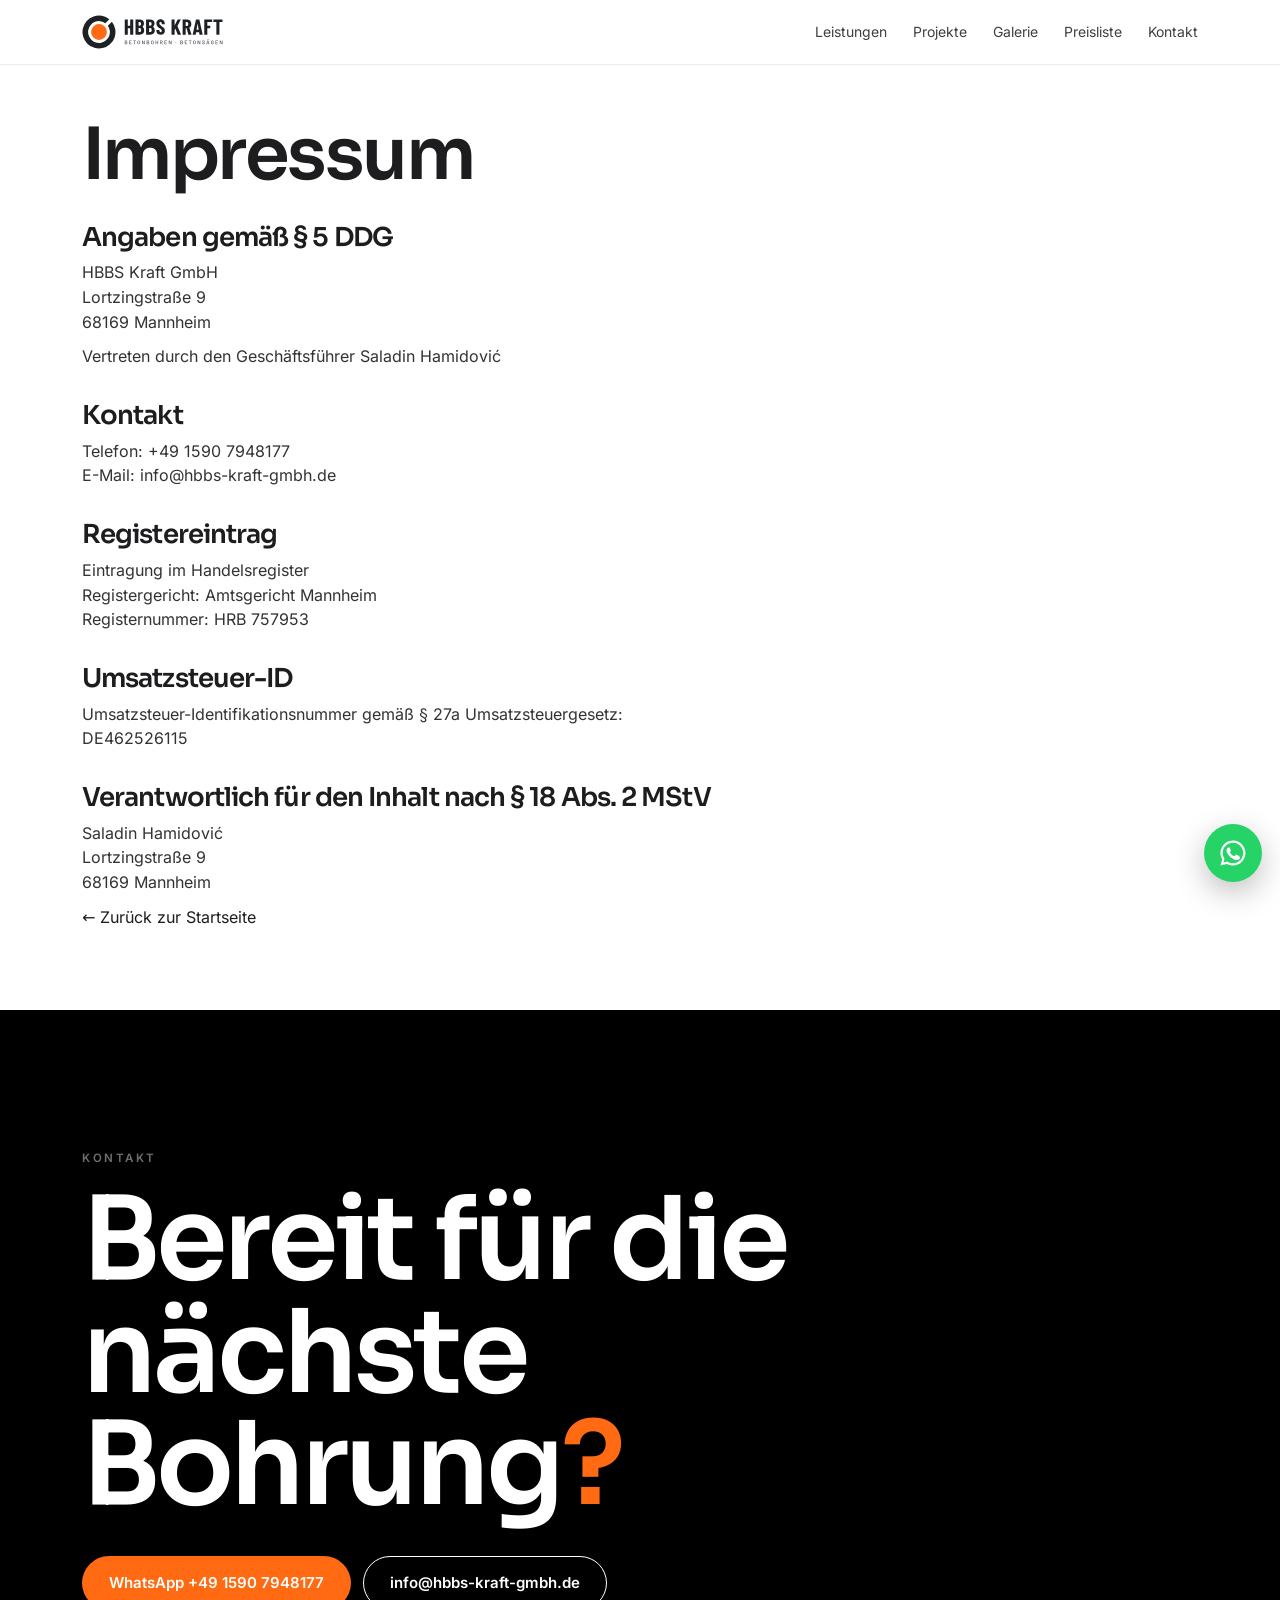
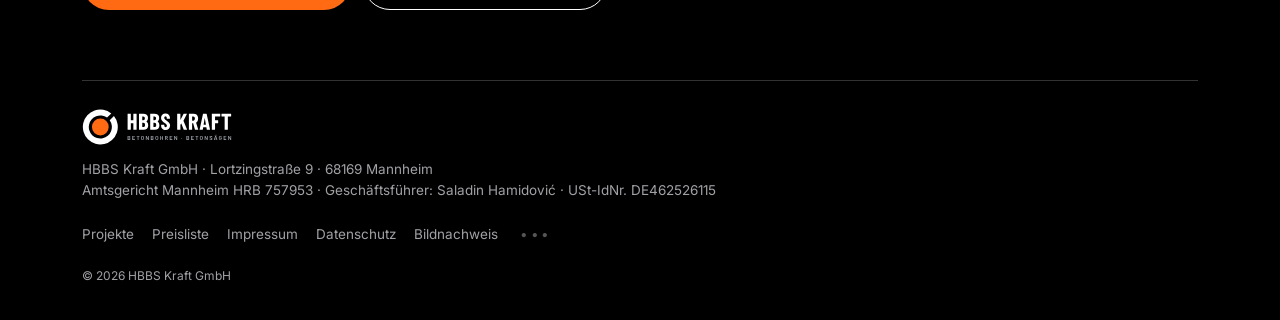
<file: impressum.html>
<!doctype html><html lang="de"><head><meta charset="utf-8"><meta name="viewport" content="width=device-width, initial-scale=1, viewport-fit=cover">
<title>Impressum – HBBS Kraft GmbH</title><meta name="description" content="HBBS Kraft GmbH aus Mannheim: Kernbohrungen bis Ø 600 mm, Betonschneiden und Betonsägen, Wandsägen sowie Abbruch und Demontage – im Rhein-Neckar- und Rhein-Main-Gebiet.">
<meta name="robots" content="index, follow"><link rel="canonical" href="https://hbbs-kraft.de/impressum.html"><meta property="og:url" content="https://hbbs-kraft.de/impressum.html"><meta property="og:type" content="website"><meta property="og:site_name" content="HBBS Kraft GmbH"><meta property="og:locale" content="de_DE"><meta property="og:title" content="Impressum – HBBS Kraft GmbH"><meta property="og:description" content="HBBS Kraft GmbH aus Mannheim: Kernbohrungen bis Ø 600 mm, Betonschneiden und Betonsägen, Wandsägen sowie Abbruch und Demontage – im Rhein-Neckar- und Rhein-Main-Gebiet."><meta property="og:image" content="https://hbbs-kraft.de/assets/og-image.jpg"><meta property="og:image:width" content="1200"><meta property="og:image:height" content="630"><meta property="og:image:alt" content="HBBS Kraft GmbH – Kernbohrungen und Betonsägen in Mannheim"><meta name="twitter:card" content="summary_large_image"><link rel="stylesheet" href="assets/fonts/fonts.css">
<link rel="stylesheet" href="assets/v2.css?v=3"><link rel="icon" href="/favicon.ico" sizes="48x48">
<link rel="icon" href="/favicon.svg" type="image/svg+xml">
<link rel="icon" href="/favicon-32.png" type="image/png" sizes="32x32">
<link rel="apple-touch-icon" href="/apple-touch-icon.png">
<link rel="manifest" href="/site.webmanifest">
<meta name="theme-color" content="#1E2124">
</head><body><header class="hd solid"><div class="wrap in"><a href="index.html"><img class="logo lg-d" src="assets/logo-dark.svg" alt="HBBS Kraft – Betonbohren · Betonsägen" width="143" height="34"><img class="logo lg-l" src="assets/logo-light.svg" alt="HBBS Kraft" width="143" height="34"></a>
<nav><a href="index.html#leistungen">Leistungen</a><a href="projekte.html">Projekte</a><a href="index.html#galerie">Galerie</a><a href="index.html#preise">Preisliste</a><a href="index.html#kontakt">Kontakt</a></nav>
<a class="btn b-o hcta" href="index.html#angebot">Angebot der Woche</a><button class="burger" aria-label="Menü" aria-expanded="false"><i></i><i></i><i></i></button></div></header>
<div class="mnav" id="mnav" hidden><a href="index.html#leistungen">Leistungen</a><a href="projekte.html">Projekte</a><a href="index.html#galerie">Galerie</a><a href="index.html#preise">Preisliste</a><a href="index.html#kontakt">Kontakt</a><a class="btn b-o" href="index.html#angebot">Angebot der Woche</a><a class="btn b-dark" href="tel:+4915907948177">+49 1590 7948177 anrufen</a></div><main class="legal"><div class="wrap">
<h1>Impressum</h1>
<h2>Angaben gemäß §&nbsp;5 DDG</h2>
<p>HBBS Kraft GmbH<br>Lortzingstraße 9<br>68169 Mannheim</p>
<p>Vertreten durch den Geschäftsführer Saladin Hamidović</p>
<h2>Kontakt</h2>
<p>Telefon: <a href="tel:+4915907948177">+49 1590 7948177</a><br>E-Mail: <a href="mailto:info@hbbs-kraft-gmbh.de">info@hbbs-kraft-gmbh.de</a></p>
<h2>Registereintrag</h2>
<p>Eintragung im Handelsregister<br>Registergericht: Amtsgericht Mannheim<br>Registernummer: HRB 757953</p>
<h2>Umsatzsteuer-ID</h2>
<p>Umsatzsteuer-Identifikationsnummer gemäß §&nbsp;27a Umsatzsteuergesetz:<br>DE462526115</p>
<h2>Verantwortlich für den Inhalt nach §&nbsp;18 Abs.&nbsp;2 MStV</h2>
<p>Saladin Hamidović<br>Lortzingstraße 9<br>68169 Mannheim</p>
<a class="back" href="index.html">← Zurück zur Startseite</a>
</div></main><footer class="ft"><div class="wrap"><p class="eb">Kontakt</p><h2 class="fu">Bereit für die nächste Bohrung<span>?</span></h2>
<div class="cta" style="margin-top:34px"><a class="btn b-o" href="https://wa.me/4915907948177">WhatsApp +49 1590 7948177</a><a class="btn b-ghost" style="color:#fff" href="mailto:info@hbbs-kraft-gmbh.de">info@hbbs-kraft-gmbh.de</a></div>
<div class="row"><div><img src="assets/logo-dark.svg" alt="HBBS Kraft" width="150" height="36" style="margin-bottom:14px">HBBS Kraft GmbH · Lortzingstraße 9 · 68169 Mannheim<br>Amtsgericht Mannheim HRB 757953 · Geschäftsführer: Saladin Hamidović · USt-IdNr. DE462526115</div>
<nav><a href="projekte.html">Projekte</a><a href="index.html#preise">Preisliste</a><a href="impressum.html">Impressum</a><a href="datenschutz.html">Datenschutz</a><a href="bildnachweis.html">Bildnachweis</a><a class="dots3" href="verwaltung-shc2xtk4wbka/" rel="nofollow" aria-label="Verwaltung">•••</a></nav></div>
<p style="margin-top:22px;font-size:12px">© 2026 HBBS Kraft GmbH</p></div></footer>
<a class="wa" href="https://wa.me/4915907948177" aria-label="WhatsApp"><svg viewBox="0 0 24 24"><path d="M12 2a10 10 0 0 0-8.6 15.1L2 22l5-1.3A10 10 0 1 0 12 2zm0 18.2c-1.5 0-3-.4-4.3-1.2l-.3-.2-3 .8.8-2.9-.2-.3A8.2 8.2 0 1 1 12 20.2zm4.5-6.1c-.2-.1-1.5-.7-1.7-.8-.2-.1-.4-.1-.6.1l-.8 1c-.1.2-.3.2-.5.1a6.7 6.7 0 0 1-3.3-2.9c-.3-.4.2-.4.7-1.4.1-.2 0-.3 0-.4l-.8-1.8c-.2-.5-.4-.4-.6-.4h-.5a1 1 0 0 0-.7.3 3 3 0 0 0-.9 2.2 5.2 5.2 0 0 0 1.1 2.8 11.9 11.9 0 0 0 4.6 4c1.7.7 2.4.8 3.2.7.5-.1 1.5-.6 1.8-1.2.2-.6.2-1.1.1-1.2l-.5-.3z"/></svg></a><button class="top" aria-label="Nach oben">↑</button>
<div class="lb" hidden><img alt=""></div>
<script src="assets/app.js?v=4" defer></script></body></html>
</file>
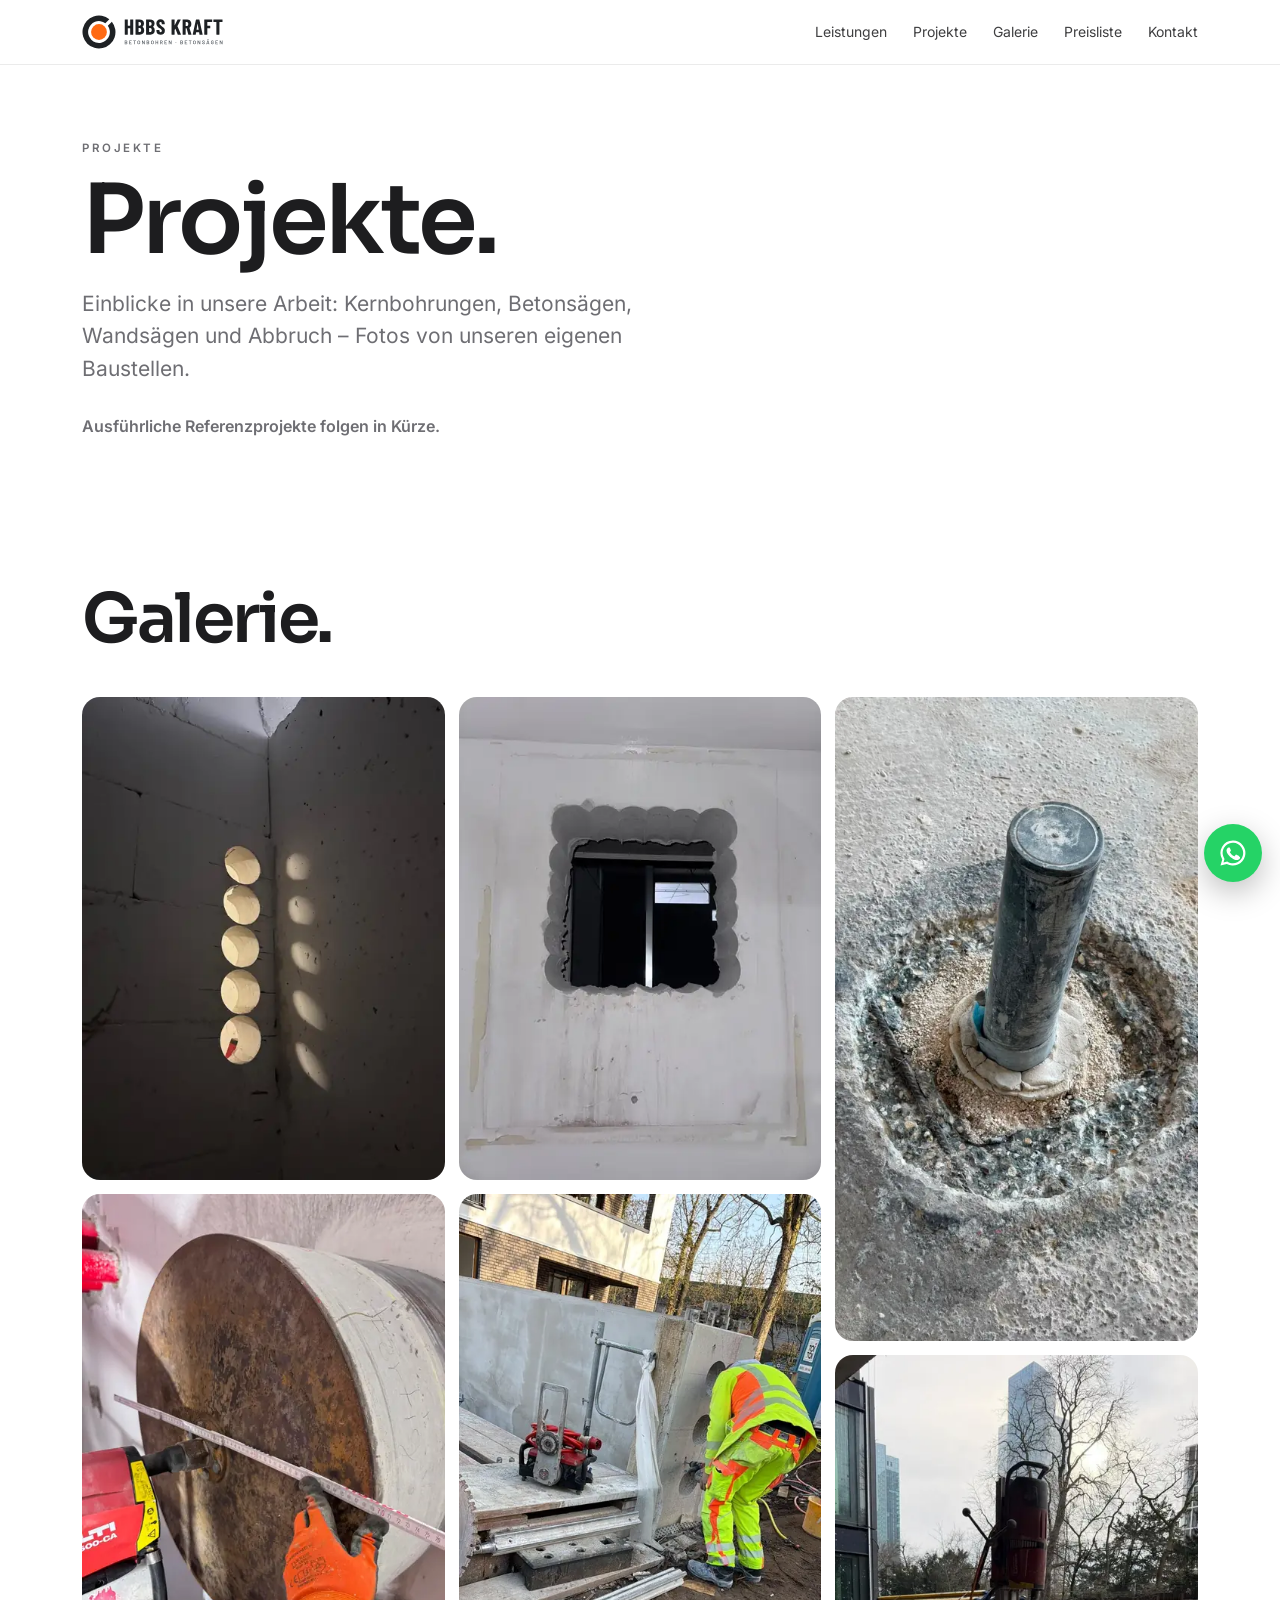
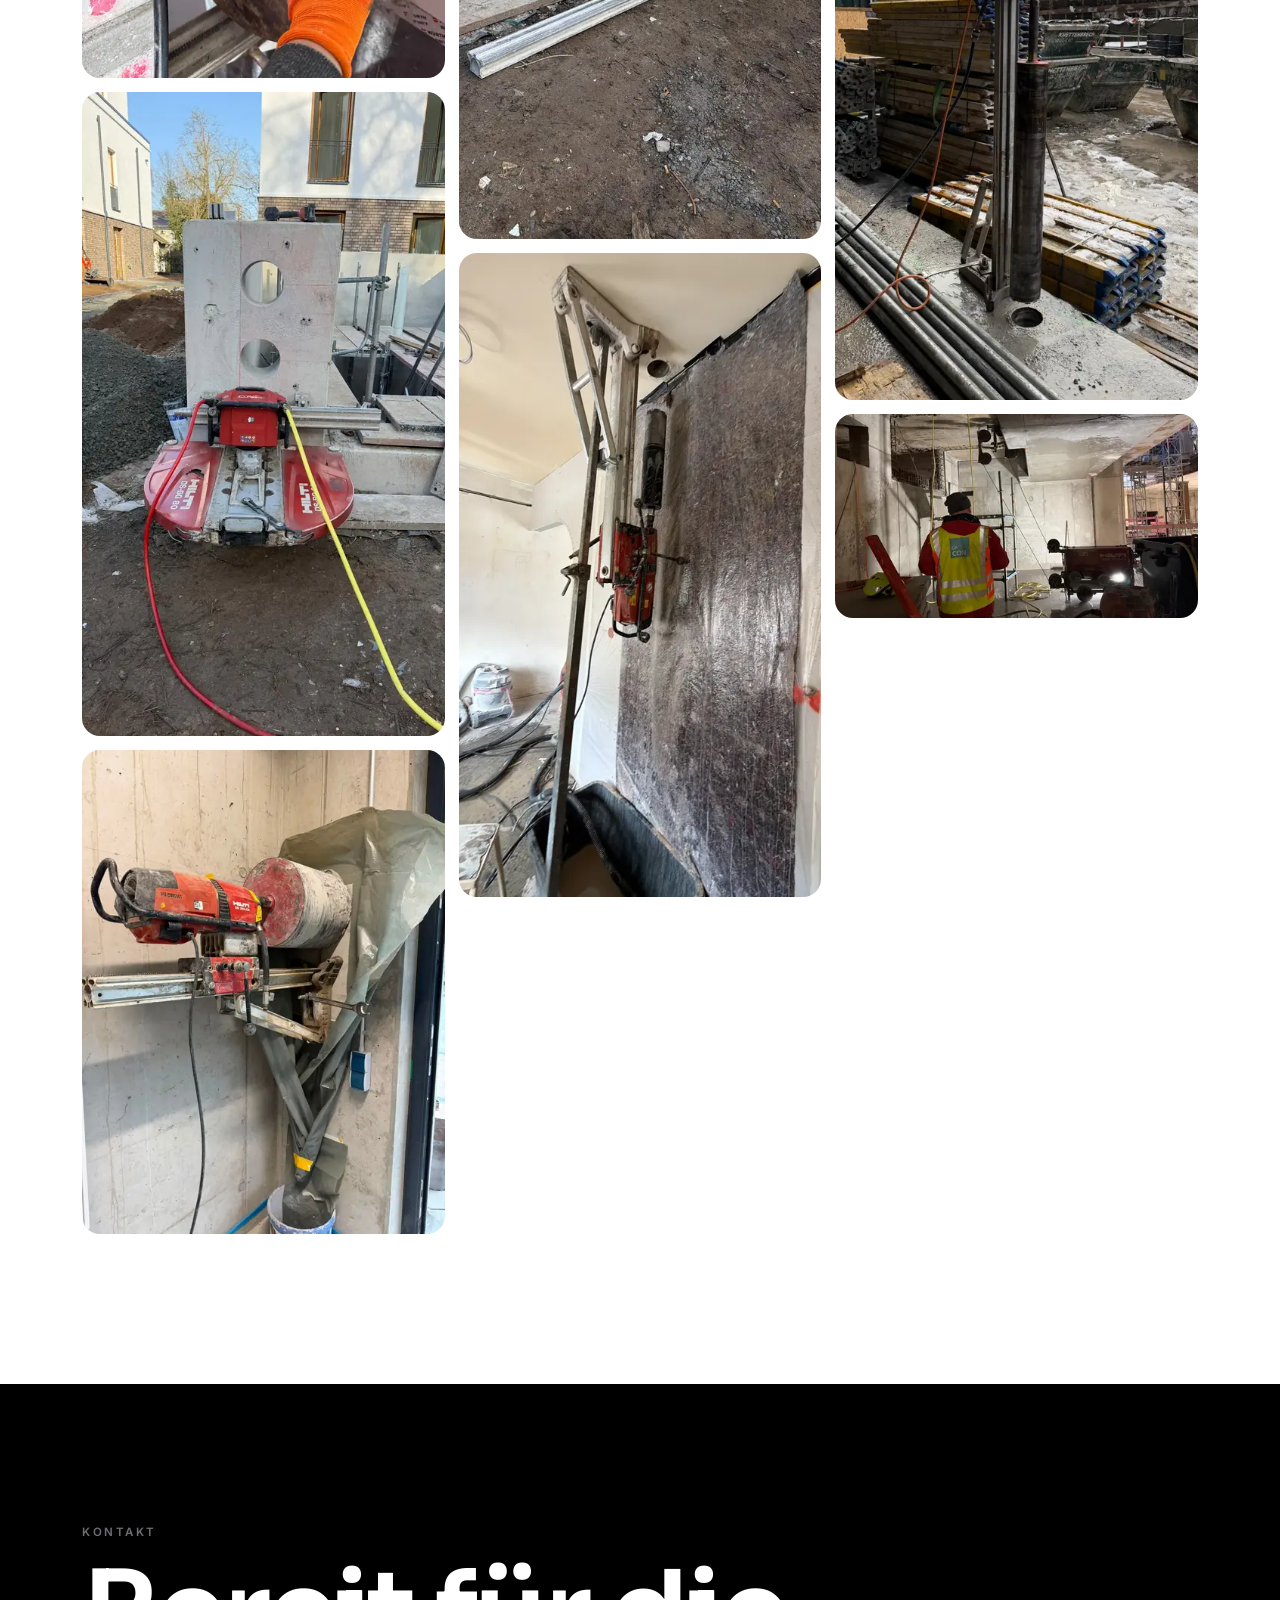
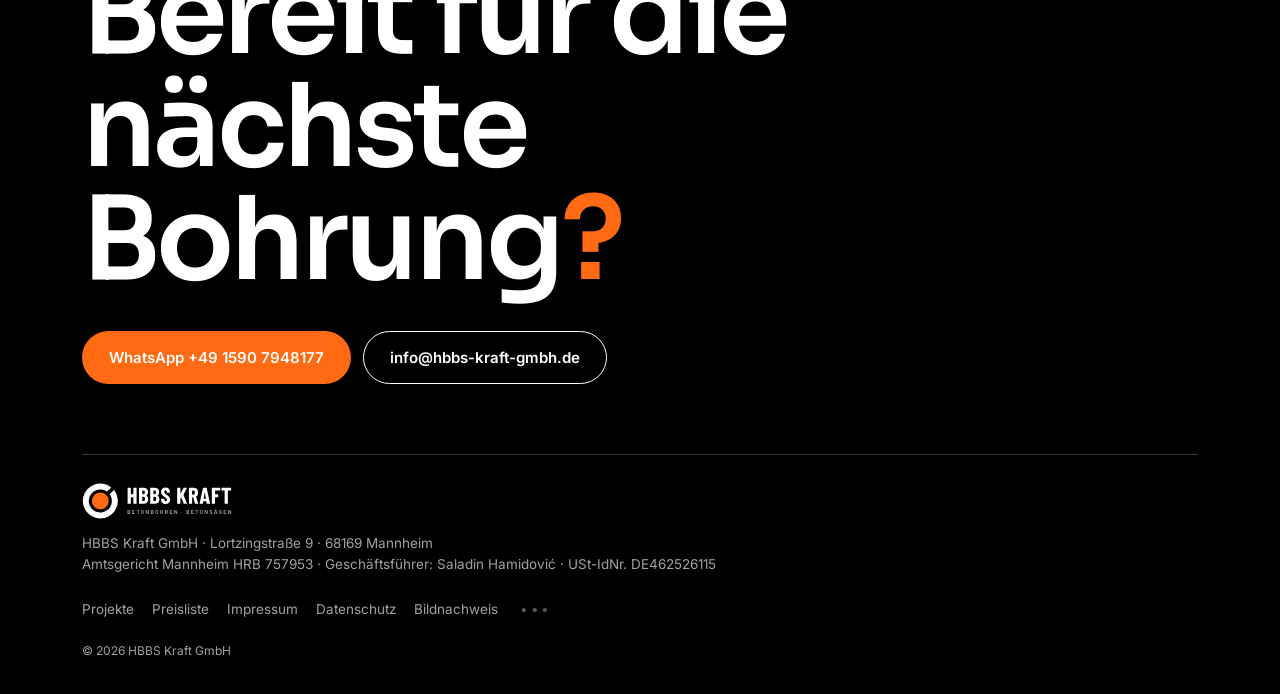
<file: projekte.html>
<!doctype html><html lang="de"><head><meta charset="utf-8"><meta name="viewport" content="width=device-width, initial-scale=1, viewport-fit=cover">
<title>Projekte – HBBS Kraft GmbH</title><meta name="description" content="HBBS Kraft GmbH aus Mannheim: Kernbohrungen bis Ø 600 mm, Betonschneiden und Betonsägen, Wandsägen sowie Abbruch und Demontage – im Rhein-Neckar- und Rhein-Main-Gebiet.">
<meta name="robots" content="index, follow"><link rel="canonical" href="https://hbbs-kraft.de/projekte.html"><meta property="og:url" content="https://hbbs-kraft.de/projekte.html"><meta property="og:type" content="website"><meta property="og:site_name" content="HBBS Kraft GmbH"><meta property="og:locale" content="de_DE"><meta property="og:title" content="Projekte – HBBS Kraft GmbH"><meta property="og:description" content="HBBS Kraft GmbH aus Mannheim: Kernbohrungen bis Ø 600 mm, Betonschneiden und Betonsägen, Wandsägen sowie Abbruch und Demontage – im Rhein-Neckar- und Rhein-Main-Gebiet."><meta property="og:image" content="https://hbbs-kraft.de/assets/og-image.jpg"><meta property="og:image:width" content="1200"><meta property="og:image:height" content="630"><meta property="og:image:alt" content="HBBS Kraft GmbH – Kernbohrungen und Betonsägen in Mannheim"><meta name="twitter:card" content="summary_large_image"><link rel="stylesheet" href="assets/fonts/fonts.css">
<link rel="stylesheet" href="assets/v2.css?v=3"><link rel="icon" href="/favicon.ico" sizes="48x48">
<link rel="icon" href="/favicon.svg" type="image/svg+xml">
<link rel="icon" href="/favicon-32.png" type="image/png" sizes="32x32">
<link rel="apple-touch-icon" href="/apple-touch-icon.png">
<link rel="manifest" href="/site.webmanifest">
<meta name="theme-color" content="#1E2124">
</head><body><header class="hd solid"><div class="wrap in"><a href="index.html"><img class="logo lg-d" src="assets/logo-dark.svg" alt="HBBS Kraft – Betonbohren · Betonsägen" width="143" height="34"><img class="logo lg-l" src="assets/logo-light.svg" alt="HBBS Kraft" width="143" height="34"></a>
<nav><a href="index.html#leistungen">Leistungen</a><a href="projekte.html">Projekte</a><a href="index.html#galerie">Galerie</a><a href="index.html#preise">Preisliste</a><a href="index.html#kontakt">Kontakt</a></nav>
<a class="btn b-o hcta" href="index.html#angebot">Angebot der Woche</a><button class="burger" aria-label="Menü" aria-expanded="false"><i></i><i></i><i></i></button></div></header>
<div class="mnav" id="mnav" hidden><a href="index.html#leistungen">Leistungen</a><a href="projekte.html">Projekte</a><a href="index.html#galerie">Galerie</a><a href="index.html#preise">Preisliste</a><a href="index.html#kontakt">Kontakt</a><a class="btn b-o" href="index.html#angebot">Angebot der Woche</a><a class="btn b-dark" href="tel:+4915907948177">+49 1590 7948177 anrufen</a></div><main class="sec" style="padding-top:140px"><div class="wrap"><p class="eb">Projekte</p><h1>Projekte.</h1><p class="lead" style="margin-top:20px">Einblicke in unsere Arbeit: Kernbohrungen, Betonsägen, Wandsägen und Abbruch – Fotos von unseren eigenen Baustellen.</p><p class="soon" data-pro-empty>Ausführliche Referenzprojekte folgen in Kürze.</p><div class="bento" data-pro="99"></div><h2 id="galerie" style="margin-top:100px">Galerie.</h2><div class="gal" data-gal="99"></div></div></main><footer class="ft"><div class="wrap"><p class="eb">Kontakt</p><h2 class="fu">Bereit für die nächste Bohrung<span>?</span></h2>
<div class="cta" style="margin-top:34px"><a class="btn b-o" href="https://wa.me/4915907948177">WhatsApp +49 1590 7948177</a><a class="btn b-ghost" style="color:#fff" href="mailto:info@hbbs-kraft-gmbh.de">info@hbbs-kraft-gmbh.de</a></div>
<div class="row"><div><img src="assets/logo-dark.svg" alt="HBBS Kraft" width="150" height="36" style="margin-bottom:14px">HBBS Kraft GmbH · Lortzingstraße 9 · 68169 Mannheim<br>Amtsgericht Mannheim HRB 757953 · Geschäftsführer: Saladin Hamidović · USt-IdNr. DE462526115</div>
<nav><a href="projekte.html">Projekte</a><a href="index.html#preise">Preisliste</a><a href="impressum.html">Impressum</a><a href="datenschutz.html">Datenschutz</a><a href="bildnachweis.html">Bildnachweis</a><a class="dots3" href="verwaltung-shc2xtk4wbka/" rel="nofollow" aria-label="Verwaltung">•••</a></nav></div>
<p style="margin-top:22px;font-size:12px">© 2026 HBBS Kraft GmbH</p></div></footer>
<a class="wa" href="https://wa.me/4915907948177" aria-label="WhatsApp"><svg viewBox="0 0 24 24"><path d="M12 2a10 10 0 0 0-8.6 15.1L2 22l5-1.3A10 10 0 1 0 12 2zm0 18.2c-1.5 0-3-.4-4.3-1.2l-.3-.2-3 .8.8-2.9-.2-.3A8.2 8.2 0 1 1 12 20.2zm4.5-6.1c-.2-.1-1.5-.7-1.7-.8-.2-.1-.4-.1-.6.1l-.8 1c-.1.2-.3.2-.5.1a6.7 6.7 0 0 1-3.3-2.9c-.3-.4.2-.4.7-1.4.1-.2 0-.3 0-.4l-.8-1.8c-.2-.5-.4-.4-.6-.4h-.5a1 1 0 0 0-.7.3 3 3 0 0 0-.9 2.2 5.2 5.2 0 0 0 1.1 2.8 11.9 11.9 0 0 0 4.6 4c1.7.7 2.4.8 3.2.7.5-.1 1.5-.6 1.8-1.2.2-.6.2-1.1.1-1.2l-.5-.3z"/></svg></a><button class="top" aria-label="Nach oben">↑</button>
<div class="lb" hidden><img alt=""></div>
<script src="assets/app.js?v=4" defer></script></body></html>
</file>
<file: assets/fonts/fonts.css>
/* latin-ext */
@font-face {
  font-family: 'Inter';
  font-style: normal;
  font-weight: 400;
  font-display: swap;
  src: url(inter-latin-ext.woff2) format('woff2');
  unicode-range: U+0100-02BA, U+02BD-02C5, U+02C7-02CC, U+02CE-02D7, U+02DD-02FF, U+0304, U+0308, U+0329, U+1D00-1DBF, U+1E00-1E9F, U+1EF2-1EFF, U+2020, U+20A0-20AB, U+20AD-20C4, U+2113, U+2C60-2C7F, U+A720-A7FF;
}
/* latin */
@font-face {
  font-family: 'Inter';
  font-style: normal;
  font-weight: 400;
  font-display: swap;
  src: url(inter-latin.woff2) format('woff2');
  unicode-range: U+0000-00FF, U+0131, U+0152-0153, U+02BB-02BC, U+02C6, U+02DA, U+02DC, U+0304, U+0308, U+0329, U+2000-206F, U+20AC, U+2122, U+2191, U+2193, U+2212, U+2215, U+FEFF, U+FFFD;
}
/* latin-ext */
@font-face {
  font-family: 'Inter';
  font-style: normal;
  font-weight: 500;
  font-display: swap;
  src: url(inter-latin-ext.woff2) format('woff2');
  unicode-range: U+0100-02BA, U+02BD-02C5, U+02C7-02CC, U+02CE-02D7, U+02DD-02FF, U+0304, U+0308, U+0329, U+1D00-1DBF, U+1E00-1E9F, U+1EF2-1EFF, U+2020, U+20A0-20AB, U+20AD-20C4, U+2113, U+2C60-2C7F, U+A720-A7FF;
}
/* latin */
@font-face {
  font-family: 'Inter';
  font-style: normal;
  font-weight: 500;
  font-display: swap;
  src: url(inter-latin.woff2) format('woff2');
  unicode-range: U+0000-00FF, U+0131, U+0152-0153, U+02BB-02BC, U+02C6, U+02DA, U+02DC, U+0304, U+0308, U+0329, U+2000-206F, U+20AC, U+2122, U+2191, U+2193, U+2212, U+2215, U+FEFF, U+FFFD;
}
/* latin-ext */
@font-face {
  font-family: 'Inter';
  font-style: normal;
  font-weight: 600;
  font-display: swap;
  src: url(inter-latin-ext.woff2) format('woff2');
  unicode-range: U+0100-02BA, U+02BD-02C5, U+02C7-02CC, U+02CE-02D7, U+02DD-02FF, U+0304, U+0308, U+0329, U+1D00-1DBF, U+1E00-1E9F, U+1EF2-1EFF, U+2020, U+20A0-20AB, U+20AD-20C4, U+2113, U+2C60-2C7F, U+A720-A7FF;
}
/* latin */
@font-face {
  font-family: 'Inter';
  font-style: normal;
  font-weight: 600;
  font-display: swap;
  src: url(inter-latin.woff2) format('woff2');
  unicode-range: U+0000-00FF, U+0131, U+0152-0153, U+02BB-02BC, U+02C6, U+02DA, U+02DC, U+0304, U+0308, U+0329, U+2000-206F, U+20AC, U+2122, U+2191, U+2193, U+2212, U+2215, U+FEFF, U+FFFD;
}
/* latin-ext */
@font-face {
  font-family: 'Inter';
  font-style: normal;
  font-weight: 700;
  font-display: swap;
  src: url(inter-latin-ext.woff2) format('woff2');
  unicode-range: U+0100-02BA, U+02BD-02C5, U+02C7-02CC, U+02CE-02D7, U+02DD-02FF, U+0304, U+0308, U+0329, U+1D00-1DBF, U+1E00-1E9F, U+1EF2-1EFF, U+2020, U+20A0-20AB, U+20AD-20C4, U+2113, U+2C60-2C7F, U+A720-A7FF;
}
/* latin */
@font-face {
  font-family: 'Inter';
  font-style: normal;
  font-weight: 700;
  font-display: swap;
  src: url(inter-latin.woff2) format('woff2');
  unicode-range: U+0000-00FF, U+0131, U+0152-0153, U+02BB-02BC, U+02C6, U+02DA, U+02DC, U+0304, U+0308, U+0329, U+2000-206F, U+20AC, U+2122, U+2191, U+2193, U+2212, U+2215, U+FEFF, U+FFFD;
}
/* latin-ext */
@font-face {
  font-family: 'Sora';
  font-style: normal;
  font-weight: 600;
  font-display: swap;
  src: url(sora-latin-ext.woff2) format('woff2');
  unicode-range: U+0100-02BA, U+02BD-02C5, U+02C7-02CC, U+02CE-02D7, U+02DD-02FF, U+0304, U+0308, U+0329, U+1D00-1DBF, U+1E00-1E9F, U+1EF2-1EFF, U+2020, U+20A0-20AB, U+20AD-20C4, U+2113, U+2C60-2C7F, U+A720-A7FF;
}
/* latin */
@font-face {
  font-family: 'Sora';
  font-style: normal;
  font-weight: 600;
  font-display: swap;
  src: url(sora-latin.woff2) format('woff2');
  unicode-range: U+0000-00FF, U+0131, U+0152-0153, U+02BB-02BC, U+02C6, U+02DA, U+02DC, U+0304, U+0308, U+0329, U+2000-206F, U+20AC, U+2122, U+2191, U+2193, U+2212, U+2215, U+FEFF, U+FFFD;
}
/* latin-ext */
@font-face {
  font-family: 'Sora';
  font-style: normal;
  font-weight: 700;
  font-display: swap;
  src: url(sora-latin-ext.woff2) format('woff2');
  unicode-range: U+0100-02BA, U+02BD-02C5, U+02C7-02CC, U+02CE-02D7, U+02DD-02FF, U+0304, U+0308, U+0329, U+1D00-1DBF, U+1E00-1E9F, U+1EF2-1EFF, U+2020, U+20A0-20AB, U+20AD-20C4, U+2113, U+2C60-2C7F, U+A720-A7FF;
}
/* latin */
@font-face {
  font-family: 'Sora';
  font-style: normal;
  font-weight: 700;
  font-display: swap;
  src: url(sora-latin.woff2) format('woff2');
  unicode-range: U+0000-00FF, U+0131, U+0152-0153, U+02BB-02BC, U+02C6, U+02DA, U+02DC, U+0304, U+0308, U+0329, U+2000-206F, U+20AC, U+2122, U+2191, U+2193, U+2212, U+2215, U+FEFF, U+FFFD;
}
</file>
<file: assets/v2.css>
:root{--o:#FF6A13;--g:#1E2124;--ink:#1d1d1f;--mut:#6e6e73;--off:#f5f5f7;--r:24px}
*{box-sizing:border-box;margin:0;padding:0}
html{scroll-behavior:smooth;-webkit-text-size-adjust:100%}
body{font-family:Inter,system-ui,sans-serif;color:var(--ink);background:#fff;line-height:1.55;-webkit-font-smoothing:antialiased}
img{display:block;max-width:100%}
a{color:inherit;text-decoration:none}
h1,h2,h3{font-family:Sora,Inter,sans-serif;letter-spacing:-.035em;line-height:.98;font-weight:600}
h1{font-size:clamp(42px,8vw,96px)}
h2{font-size:clamp(34px,5.6vw,68px);margin-bottom:22px}
h3{font-size:22px;letter-spacing:-.02em;line-height:1.15}
.wrap{max-width:1160px;margin:0 auto;padding:0 22px}
.eb{font-size:11.5px;letter-spacing:.22em;text-transform:uppercase;color:var(--mut);font-weight:600;margin-bottom:16px}
.lead{font-size:clamp(17px,2vw,21px);color:var(--mut);max-width:620px}
.sec{padding:clamp(80px,12vw,150px) 0}
.off{background:var(--off)}
.dark{background:#000;color:#fff}.dark .eb,.dark .lead{color:#a1a1a6}
.btn{display:inline-flex;align-items:center;justify-content:center;gap:8px;padding:14px 26px;border-radius:999px;font-weight:600;font-size:15px;border:1.5px solid transparent;transition:transform .2s,background .2s;cursor:pointer;font-family:inherit}
.btn:hover{transform:translateY(-2px)}
.b-dark{background:#000;color:#fff}.b-white{background:#fff;color:#000}
.b-ghost{border-color:currentColor;background:transparent}
.b-o{background:var(--o);color:#fff}
.more{font-weight:600;color:var(--o)}.more:hover{text-decoration:underline}
/* header */
.hd{position:fixed;top:0;left:0;right:0;z-index:50;transition:background .3s,box-shadow .3s}
.hd .in{display:flex;align-items:center;gap:28px;height:64px}
.hd .logo{height:34px;width:auto}.hd .lg-l{display:none}
.hd nav{display:flex;gap:26px;margin-left:auto;font-size:14px;color:#fff}
.hd nav a{opacity:.85}.hd nav a:hover{opacity:1}
.hd .btn{padding:9px 18px;font-size:13.5px}
.hd.solid{background:rgba(255,255,255,.78);backdrop-filter:saturate(180%) blur(20px);-webkit-backdrop-filter:saturate(180%) blur(20px);box-shadow:0 1px 0 rgba(0,0,0,.08)}
.hd.solid .lg-d{display:none}.hd.solid .lg-l{display:block}.hd.solid nav{color:var(--ink)}
.burger{display:none;margin-left:auto;background:none;border:0;width:40px;height:40px;cursor:pointer}
.burger i{display:block;height:2px;width:22px;background:#fff;margin:5px auto;border-radius:2px}
.hd.solid .burger i{background:#000}
.mnav{position:fixed;inset:0;z-index:49;background:rgba(255,255,255,.97);backdrop-filter:blur(20px);padding:90px 26px 30px;display:flex;flex-direction:column;gap:6px}
.mnav[hidden]{display:none}
.mnav a{font-family:Sora;font-size:34px;font-weight:600;letter-spacing:-.03em;padding:6px 0}
.mnav .btn{font-size:16px;font-family:Inter;margin-top:14px}
@media(max-width:860px){.hd nav,.hd .hcta{display:none}.burger{display:block}}
/* hero */
.hero{position:relative;height:100svh;min-height:600px;color:#fff;overflow:hidden;background:#000}
.hero .sl{position:absolute;inset:0;background-size:cover;background-position:center;opacity:0;transition:opacity 1.6s ease,transform 7s linear;transform:scale(1.06)}
.hero .sl.on{opacity:1;transform:scale(1)}
.hero::after{content:"";position:absolute;inset:0;background:linear-gradient(180deg,rgba(0,0,0,.5) 0,rgba(0,0,0,.05) 30%,rgba(0,0,0,.25) 55%,rgba(0,0,0,.85) 100%)}
.hero .ct{position:absolute;left:0;right:0;bottom:0;z-index:2;padding-bottom:clamp(28px,5vw,56px)}
.hero .eb{color:rgba(255,255,255,.75)}
.hero h1{max-width:900px;margin-bottom:22px}.hero h1 em{font-style:normal;color:var(--o)}
.hero .lead{color:rgba(255,255,255,.82);margin-bottom:28px}
.cta{display:flex;flex-wrap:wrap;gap:12px}
.usp{display:grid;grid-template-columns:repeat(4,1fr);gap:1px;margin-top:40px;border-top:1px solid rgba(255,255,255,.22);padding-top:20px}
.usp div{font-size:13px;color:rgba(255,255,255,.75)}.usp b{display:block;font-family:Sora;font-size:20px;color:#fff;letter-spacing:-.02em}
.dots{display:flex;gap:6px;margin-top:22px}.dots i{width:22px;height:3px;border-radius:2px;background:rgba(255,255,255,.3)}.dots i.on{background:#fff}
@media(max-width:700px){.usp{grid-template-columns:1fr 1fr;gap:16px}.hero .lead{font-size:16px}}
/* bento */
.bento{display:grid;grid-template-columns:repeat(6,1fr);gap:16px;margin-top:48px}
.bc{position:relative;border-radius:var(--r);overflow:hidden;min-height:340px;background:#111;color:#fff;grid-column:span 2;transition:transform .35s,box-shadow .35s;display:flex;flex-direction:column;justify-content:flex-end;padding:26px}
.bc:hover{transform:translateY(-6px);box-shadow:0 24px 50px rgba(0,0,0,.18)}
.bc.w3{grid-column:span 3}.bc.w4{grid-column:span 4}
.bc img{position:absolute;inset:0;width:100%;height:100%;object-fit:cover;transition:transform .8s}
.bc:hover img{transform:scale(1.05)}
.bc::before{content:"";position:absolute;inset:0;z-index:1;background:linear-gradient(180deg,rgba(0,0,0,0) 35%,rgba(0,0,0,.82))}
.bc>*:not(img){position:relative;z-index:2}
.bc .eb{color:rgba(255,255,255,.7);margin-bottom:8px}
.bc p{color:rgba(255,255,255,.82);font-size:15px;margin-top:8px}
.bc.txt{background:var(--off);color:var(--ink)}.bc.txt::before{display:none}.bc.txt p{color:var(--mut)}
@media(max-width:860px){.bento{grid-template-columns:1fr}.bc,.bc.w3,.bc.w4{grid-column:auto;min-height:300px}}
/* stats */
.stats{display:grid;grid-template-columns:repeat(4,1fr);gap:16px;margin-top:48px}
.st{background:#fff;border-radius:var(--r);padding:30px 26px;transition:transform .3s}
.st:hover{transform:translateY(-4px)}
.st b{display:block;font-family:Sora;font-size:clamp(34px,4vw,48px);letter-spacing:-.04em;line-height:1;margin-bottom:12px}
.st span{color:var(--mut);font-size:14.5px}
.spec{display:flex;flex-wrap:wrap;gap:10px;margin-top:28px}.spec li{list-style:none;padding:10px 18px;border-radius:999px;background:#fff;font-size:14px;font-weight:500}
@media(max-width:860px){.stats{grid-template-columns:1fr 1fr}}
/* angebot */
.deal{border-radius:32px;background:#000;color:#fff;padding:clamp(34px,6vw,72px);display:grid;grid-template-columns:1.3fr 1fr;gap:40px;align-items:center;position:relative;overflow:hidden}
.deal::after{content:"";position:absolute;right:-120px;top:-120px;width:420px;height:420px;border-radius:50%;background:radial-gradient(circle,rgba(255,106,19,.55),transparent 65%)}
.deal>*{position:relative;z-index:1}
.deal .pct{font-family:Sora;font-size:clamp(90px,16vw,190px);font-weight:700;letter-spacing:-.06em;line-height:.85;color:var(--o)}
.deal .eb{color:#a1a1a6}.deal small{display:block;color:#86868b;margin-top:18px;font-size:12.5px}
@media(max-width:760px){.deal{grid-template-columns:1fr}}
/* gallery */
.gal{columns:3 260px;column-gap:14px;margin-top:44px}
.gal figure{break-inside:avoid;margin-bottom:14px;border-radius:18px;overflow:hidden;position:relative;cursor:zoom-in}
.gal img{width:100%;transition:transform .6s}.gal figure:hover img{transform:scale(1.04)}
.lb{position:fixed;inset:0;z-index:90;background:rgba(0,0,0,.92);display:flex;align-items:center;justify-content:center;padding:20px}
.lb[hidden]{display:none}.lb img{max-height:90vh;border-radius:14px}
/* faq */
.faq{max-width:820px;margin-top:40px}
.faq details{border-bottom:1px solid #d2d2d7;padding:22px 0}
.faq summary{list-style:none;cursor:pointer;font-family:Sora;font-size:clamp(18px,2.2vw,22px);font-weight:600;letter-spacing:-.02em;display:flex;justify-content:space-between;gap:20px}
.faq summary::-webkit-details-marker{display:none}
.faq summary::after{content:"+";font-weight:400;font-size:28px;line-height:1;transition:transform .3s}
.faq details[open] summary::after{transform:rotate(45deg)}
.faq p{color:var(--mut);margin-top:12px;max-width:680px}
/* forms */
.g2{display:grid;grid-template-columns:1fr 1fr;gap:56px;align-items:start}
@media(max-width:860px){.g2{grid-template-columns:1fr;gap:36px}}
.form{display:grid;grid-template-columns:1fr 1fr;gap:14px;background:#fff;border-radius:var(--r);padding:clamp(22px,4vw,36px)}
.form .full{grid-column:1/-1}
.form label{display:flex;flex-direction:column;gap:6px;font-size:13px;font-weight:600;color:var(--ink)}
.form input,.form select,.form textarea{font:inherit;font-weight:400;font-size:16px;padding:13px 15px;border:1px solid #d2d2d7;border-radius:12px;background:#fff;width:100%}
.form input:focus,.form textarea:focus,.form select:focus{outline:2px solid var(--o);border-color:transparent}
.form .consent{flex-direction:row;font-weight:400;color:var(--mut);font-size:13px}.form .consent input{width:auto}
.form .err{color:#d70015;font-weight:500;font-size:12px}.form .hp{position:absolute;left:-9999px}
.form .fine,.form .form-status{font-size:12.5px;color:var(--mut);font-weight:400}
.form h3{margin-bottom:6px}.opt{color:var(--mut);font-weight:400}.req{color:var(--o)}
@media(max-width:600px){.form{grid-template-columns:1fr}}
.pl-success{background:#000;color:#fff;border-radius:var(--r);padding:36px}.pl-success p{color:#a1a1a6;margin:10px 0}.pl-success h3{font-size:28px}
.checks{list-style:none;margin:20px 0}.checks li{padding:8px 0 8px 28px;position:relative}.checks li::before{content:"✓";position:absolute;left:0;color:var(--o);font-weight:700}
.contact{list-style:none;margin:28px 0}.contact li{padding:16px 0;border-bottom:1px solid #d2d2d7;display:flex;flex-direction:column}.contact span{font-size:11.5px;letter-spacing:.2em;text-transform:uppercase;color:var(--mut)}.contact a,.contact address{font-size:20px;font-style:normal;font-weight:600}
/* footer */
.ft{background:#000;color:#a1a1a6;padding:clamp(80px,12vw,140px) 0 34px}
.ft h2{color:#fff;font-size:clamp(44px,9vw,120px);max-width:1000px}.ft h2 span{color:var(--o)}
.ft .row{display:flex;flex-wrap:wrap;justify-content:space-between;gap:24px;border-top:1px solid #333;margin-top:70px;padding-top:28px;font-size:13.5px}
.ft nav{display:flex;flex-wrap:wrap;gap:18px}.ft nav a:hover{color:#fff}
.ft .dots3{letter-spacing:.2em;color:#555;padding:0 4px}.ft .dots3:hover{color:var(--o)}
/* floating */
.wa{position:fixed;right:18px;bottom:18px;z-index:60;width:58px;height:58px;border-radius:50%;background:#25D366;display:grid;place-items:center;box-shadow:0 10px 30px rgba(0,0,0,.25);transition:transform .2s}.wa:hover{transform:scale(1.08)}
.wa svg{width:30px;height:30px;fill:#fff}
.top{position:fixed;right:24px;bottom:88px;z-index:60;width:46px;height:46px;border-radius:50%;border:0;background:rgba(0,0,0,.75);color:#fff;font-size:20px;cursor:pointer;opacity:0;pointer-events:none;transition:opacity .3s;backdrop-filter:blur(10px)}.top.on{opacity:1;pointer-events:auto}
/* reveal */
.js .fu{opacity:0;transform:translateY(34px);transition:opacity .9s cubic-bezier(.2,.7,.2,1),transform .9s cubic-bezier(.2,.7,.2,1)}
.js .fu.in{opacity:1;transform:none}
.sh{display:flex;justify-content:space-between;align-items:end;gap:20px;flex-wrap:wrap}
.tag{display:inline-block;font-size:10.5px;letter-spacing:.16em;text-transform:uppercase;background:rgba(255,255,255,.18);backdrop-filter:blur(8px);padding:5px 10px;border-radius:999px;margin-bottom:12px;color:#fff}
/* legal pages */
.legal{padding:120px 0 80px}.legal h1{font-size:clamp(40px,7vw,72px);margin-bottom:30px}.legal h2{font-size:26px;margin:34px 0 10px}.legal p,.legal li{color:#333;max-width:760px;margin-bottom:10px}
/* ============ loader (first visit per session, JS only) ============ */
.loader{display:none}
.is-loading{overflow:hidden}
.is-loading .loader{position:fixed;inset:0;z-index:200;display:flex;flex-direction:column;align-items:center;justify-content:center;gap:34px;background:var(--g);transition:opacity .5s ease,visibility 0s linear .5s;animation:ld-failsafe 0s linear 4s forwards}
.loader-out .loader{opacity:0;visibility:hidden}
.loader-out .ld-stage{transform:scale(1.06);opacity:0}
@keyframes ld-failsafe{to{visibility:hidden;opacity:0}}
.ld-stage{position:relative;width:200px;height:200px;transition:transform .5s ease,opacity .45s ease}
.ld-slab{position:absolute;inset:-30px;border-radius:50%;background:#8d8a85 url(concrete.webp) 0 0/640px 640px;-webkit-mask-image:radial-gradient(circle closest-side,#000 62%,transparent 100%);mask-image:radial-gradient(circle closest-side,#000 62%,transparent 100%)}
.ld-slab::after{content:"";position:absolute;inset:0;border-radius:50%;background:radial-gradient(circle closest-side,transparent 35%,rgba(20,22,25,.55) 100%)}
.ld-kerf{position:absolute;inset:22px;border-radius:50%;box-shadow:0 0 0 0 #0c0d0e,inset 0 0 0 0 #24272a;animation:ld-kerf 1.4s ease-out forwards}
@keyframes ld-kerf{to{box-shadow:0 0 0 6px #0c0d0e,inset 0 0 0 3px rgba(12,13,14,.55)}}
.ld-shadow{position:absolute;inset:-12px;border-radius:50%;background:radial-gradient(circle closest-side,rgba(0,0,0,0) 64%,rgba(0,0,0,.5) 72%,rgba(0,0,0,.42) 90%,rgba(0,0,0,0) 100%);animation:ld-sh 1.4s ease-out forwards}
@keyframes ld-sh{from{transform:translate(12px,16px) scale(1.1)}to{transform:translate(2px,3px) scale(1)}}
.ld-crown{position:absolute;inset:0;animation:ld-in 1.4s cubic-bezier(.2,.7,.2,1) forwards}
.ld-crown svg{width:100%;height:100%;animation:spin .55s linear infinite}
@keyframes ld-in{from{transform:scale(1.16)}to{transform:scale(.99)}}
.ld-dust{position:absolute;left:50%;top:50%;width:4px;height:4px;margin:-2px;border-radius:50%;background:rgba(214,210,203,.85);opacity:0;animation:ld-dust 1.1s ease-out infinite}
@keyframes ld-dust{0%{opacity:0;transform:rotate(var(--a)) translateX(78px)}15%{opacity:.9}100%{opacity:0;transform:rotate(calc(var(--a) + 40deg)) translateX(150px) scale(1.8)}}
.ld-brand{display:flex;flex-direction:column;align-items:center;gap:16px}
.ld-brand img{width:220px;height:auto}
.ld-bar{width:220px;height:2px;background:rgba(255,255,255,.12);overflow:hidden}
.ld-bar i{display:block;height:100%;background:var(--o);transform:scaleX(0);transform-origin:left;animation:ld-bar 1.5s cubic-bezier(.4,0,.2,1) forwards}
@keyframes ld-bar{to{transform:scaleX(1)}}
@keyframes spin{to{transform:rotate(360deg)}}
@media (min-width:720px){.ld-stage{width:240px;height:240px}.ld-brand img,.ld-bar{width:260px}}
/* ============ Fixliste 17.10.2026 ============ */
/* hero slides as <img> (srcset); renders like the former background-size:cover */
.hero .sl img{position:absolute;inset:0;width:100%;height:100%;max-width:none;object-fit:cover;object-position:center}
.gal img{height:auto}
/* service grid: Beratung spans the full last row */
.bc.w6{grid-column:1/-1}
/* bug fixes (P2.11) */
.tag{width:auto;display:inline-block;align-self:flex-start}
input[type=checkbox]{width:20px;height:20px;flex:none}
.form .consent input[type=checkbox]{width:20px;height:20px;padding:0;margin:1px 0 0;flex:none}
.form .consent{align-items:flex-start}
/* offer period + projects placeholder */
.deal .period{color:#fff;font-weight:600;margin-top:14px}
.soon{margin-top:28px;font-weight:600;color:var(--mut)}
/* ---- mobile & tablet only (desktop >=1024px unchanged) ---- */
@media(max-width:1023.98px){
  .sec{padding:64px 0}
  #moeglich{display:none}
  .bento{margin-top:32px}
  .bc,.bc.w3,.bc.w4,.bc.w6{min-height:260px}
  .bc.txt{min-height:0}
  .bc p{font-size:16px}
  .eb,.tag,.contact span{font-size:12px}
  .deal small,.form .fine,.form .form-status{font-size:13px}
  .form .consent{font-size:14px}
  .ft{padding-top:72px}.ft .row{font-size:14px;margin-top:48px}
  .gal{columns:2;column-gap:10px;margin-top:28px}.gal figure{margin-bottom:10px;border-radius:14px}
  .deal{padding:30px 24px;gap:20px}
  /* tap targets >= 44px, >= 8px apart (P2.9) */
  .more,.back,.contact a,.ft nav a,.hd nav a{display:inline-flex;align-items:center;min-height:44px}
  .ft nav{gap:8px 20px}
  .ft .dots3{min-width:44px;justify-content:center}
  .hd .in>a:first-child{display:flex;align-items:center;min-height:44px}
  .burger{width:44px;height:44px}
  .faq summary{min-height:44px;align-items:center}
  .consent a,.form .fine a,.legal p a{display:inline-block;padding:12px 0;margin:-12px 0}
  .cta .btn{min-height:48px}
  /* WhatsApp button (P2.12) */
  .wa{width:52px;height:52px;right:14px;bottom:calc(14px + env(safe-area-inset-bottom));transition:opacity .25s,transform .25s}
  .wa.off{opacity:0;pointer-events:none;transform:scale(.85)}
  .top{right:17px;bottom:calc(78px + env(safe-area-inset-bottom))}
  body{padding-bottom:env(safe-area-inset-bottom)}
}
</file>
